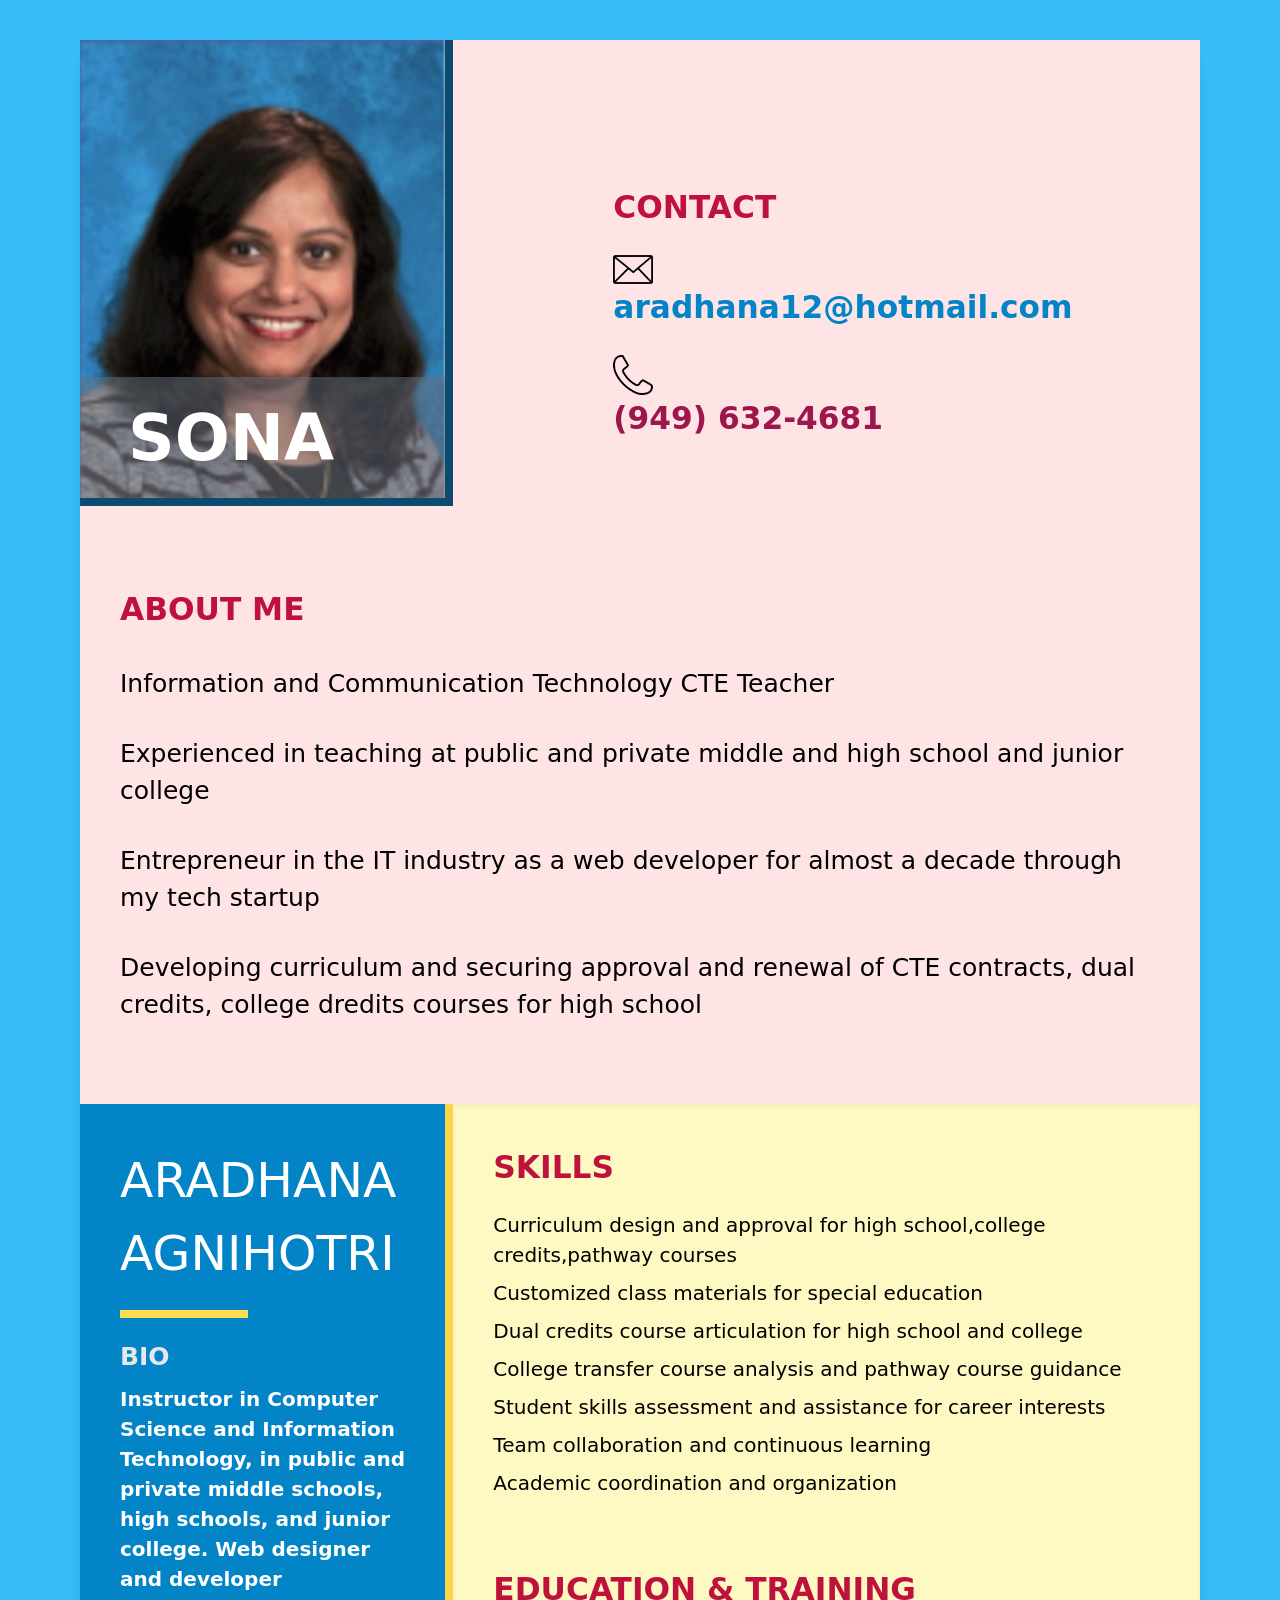
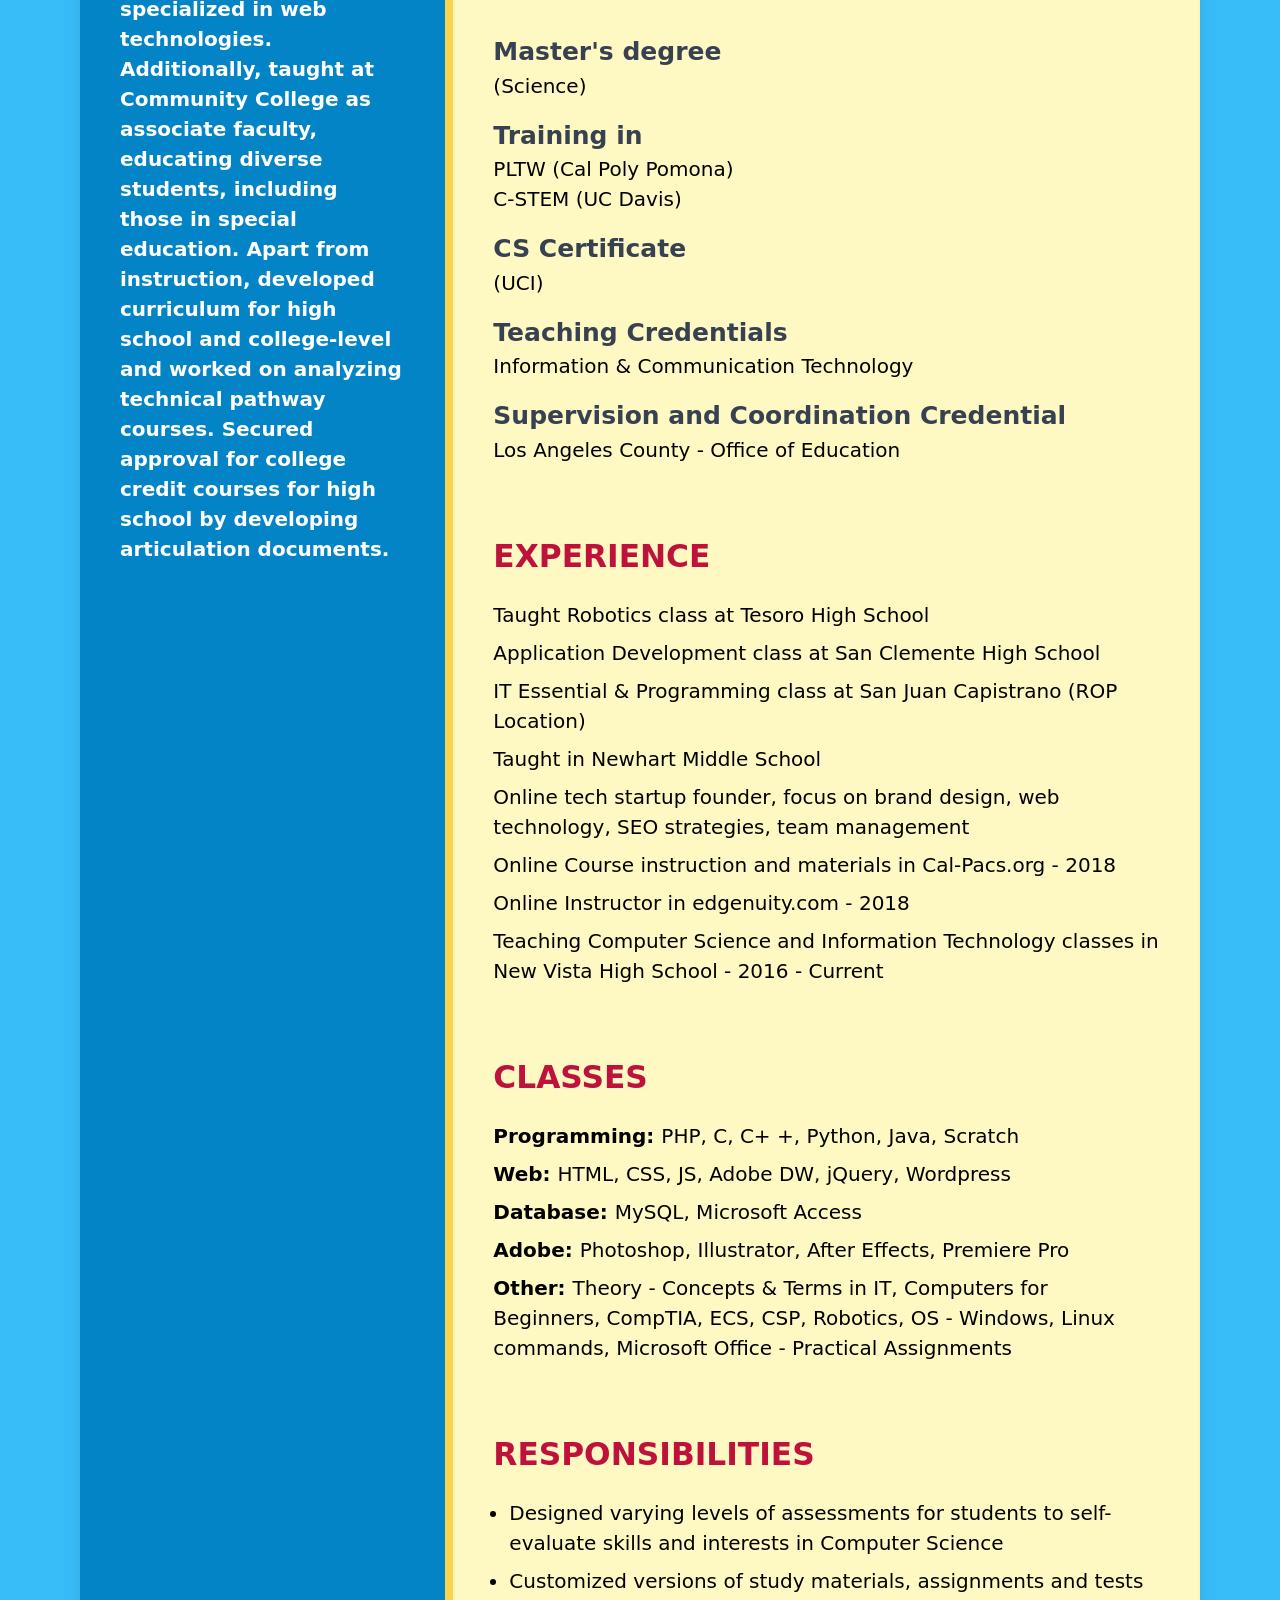
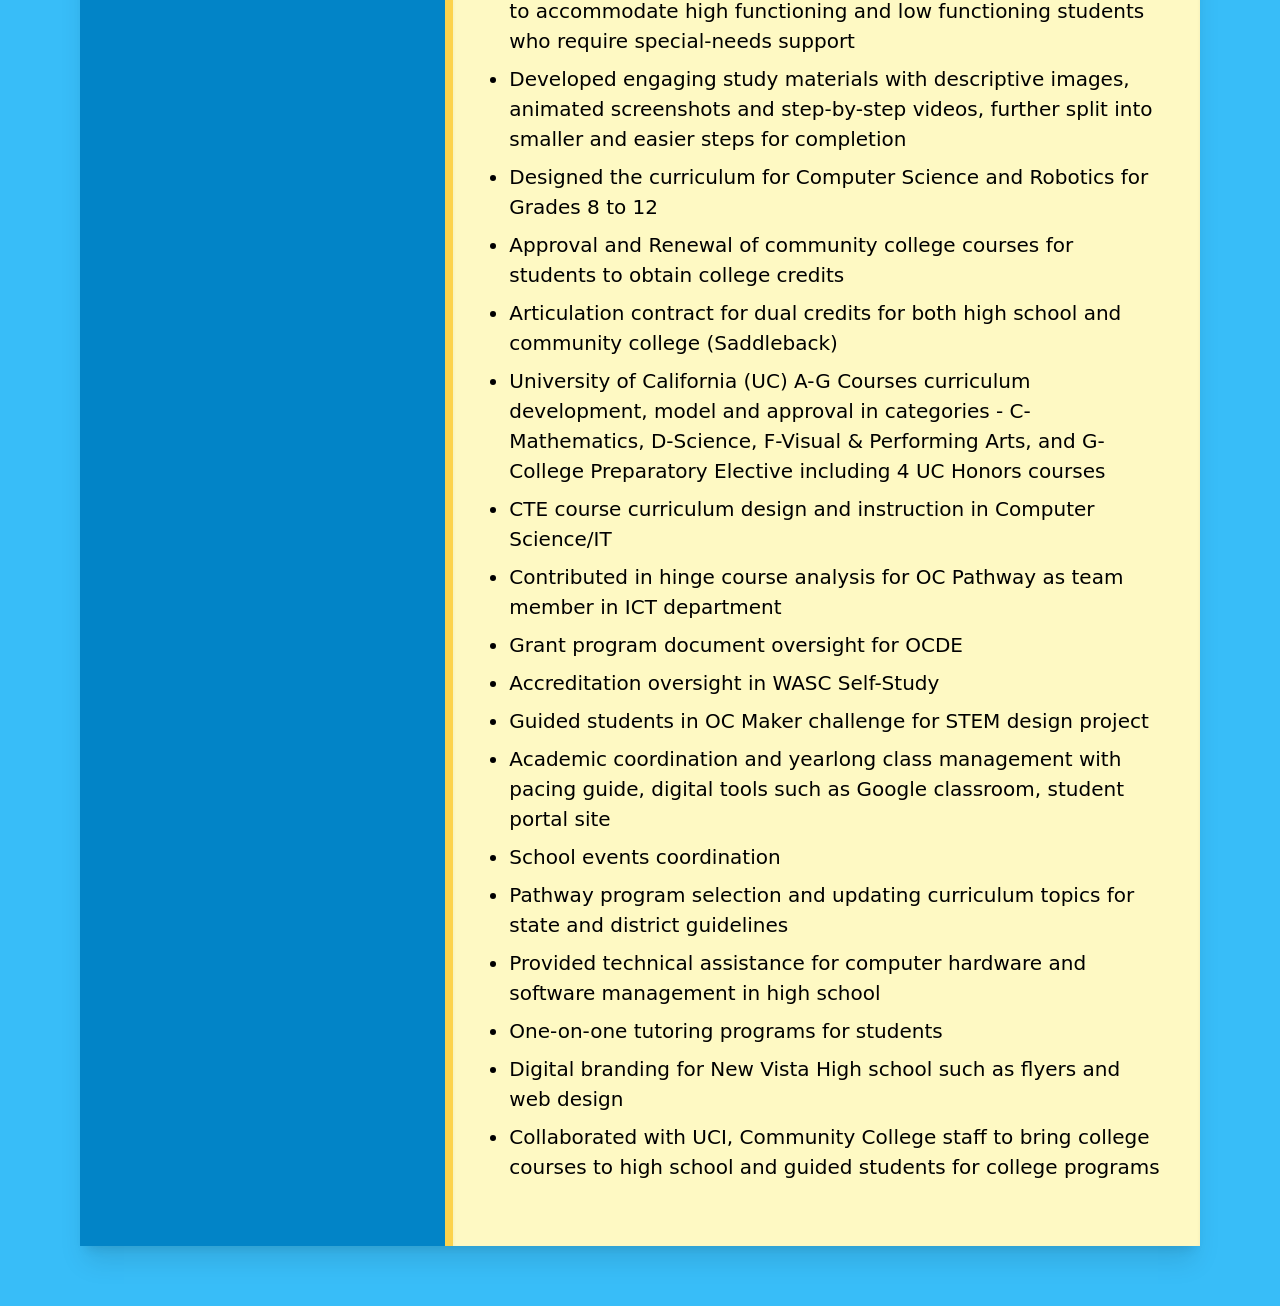
<file: index.html>
<!DOCTYPE html>
<html lang="en">

<head>
    <meta charset="UTF-8">
    <meta name="viewport" content="width=device-width, initial-scale=1.0">
    <title>Aradhana Agnihotri - About Me Page</title>

    <link rel="stylesheet" href="css/output.css">

</head>

<body>

    <!-- <div class="bg-sky-500 sm:bg-red-500 md:bg-purple-500 lg:bg-green-100 xl:bg-amber-400 2xl:bg-neutral-900  pt-4 sm:pt-8 md:pt-10 pb-6 sm:pb-2 md:pb-5 px-2 md:px-20 "> -->
    <div class="bg-sky-400  pt-1 md:pt-10 pb-2 md:pb-5 px-2 md:px-20 ">

        <div class="lg:container mx-auto shadow-xl ">

            <div class="block md:flex">

                <div class="w-full md:w-1/2 xl:w-1/3 flex justify-center border-b-8 2xl:border-b-0 md:border-r-8 border-sky-900 bg-sky-200">
                    <!--
                    <div style="" class="h-[380px]">
                        <img src="img/placeholder.png" class="h-full">                        
                    </div>          
                    -->
                    <!--<div class="w-[380px] relative">-->
                    <div class="relative">
                        <img src="img/r_thumbnail.png" alt="">
                        <div class="absolute bottom-0 sm:px-4 py-1 md:py-3 bg-gray-500/50 w-full">
                            <h1 class="text-white font-bold text-4xl sm:text-6xl md:text-5xl lg:text-6xl pl-8"> SONA </h1>
                            
                        </div>
                    </div>


                </div>

                <div class="w-full md:w-1/2 xl:w-1/3 bg-rose-100 md:hidden 2xl:block">
                    <div class="p-10 py-20 sm:py-16 md:py-20">
                        <h3 class="text-5xl md:text-3xl font-bold text-rose-700">ABOUT ME</h3>

                        <div>
                            <p class="pt-8 font-medium text-2xl sm:text-3xl md:text-xl">
                                Information and Communication Technology CTE Teacher
                            </p>
                            <p class="pt-8 font-medium text-2xl sm:text-3xl md:text-xl">
                                Experienced in teaching at public and private middle and high school and junior college
                            </p>
                            <p class="pt-8 font-medium text-2xl sm:text-3xl md:text-xl">
                                Entrepreneur in the IT industry as a
                                web developer for almost a decade
                                through my tech startup
                            </p>
                            <p class="pt-8 font-medium text-2xl sm:text-3xl md:text-xl">
                                Developing curriculum and securing approval and renewal of CTE contracts, dual credits, college dredits courses for high school
                            </p>
                        </div>
                    </div>
                </div>

                <div class="w-full md:w-1/2 xl:w-2/3 2xl:w-1/3 bg-rose-100">
                    <div class="px-10 py-10 sm:py-12 lg:py-16 lg:pt-36 lg:pl-24 xl:pl-40 2xl:pl-10 2xl:py-20">
                        <h3 class="text-5xl md:text-3xl font-bold text-rose-700">CONTACT</h3>
                        <div>
                            <p class="pt-6 font-semibold text-4xl md:text-3xl text-gray-800">
                                <a class="text-sky-600 hidden sm:block md:hidden xl:block" href="mailto:aradhana12@hotmail.com"> 
                                    <img src="img/mail.png" class="w-[40px]"> 
                                    aradhana12@hotmail.com
                                </a>
                                <a class="text-sky-600 font-semibold sm:hidden md:block xl:hidden text-4xl lg:text-3xl" href="mailto:aradhana12@hotmail.com"> 
                                    <img src="img/mail.png" class="w-[40px]"> 
                                    aradhana12
                                    <br>
                                    @hotmail.com
                                </a>
                            </p>
                            <p class="pt-6 font-semibold text-4xl lg:text-3xl text-gray-800">
                                <a class="text-pink-800" href="tel:9496324681">  <img src="img/phone.png" class="w-[40px]"> (949) 632-4681</a>
                            </p>
                        </div>
                    </div>
                </div>

            </div>

            <div class="w-full bg-rose-100 hidden md:block 2xl:hidden">
                <div class="px-10 sm:py-16 md:py-20">
                    <h3 class="text-5xl md:text-4xl lg:text-4xl xl:text-3xl font-bold text-rose-700">ABOUT ME</h3>

                    <div>
                        <p class="pt-8 font-medium text-2xl sm:text-3xl xl:text-2xl 2xl:text-xl">
                            Information and Communication Technology CTE Teacher
                        </p>
                        <p class="pt-8 font-medium text-2xl sm:text-3xl xl:text-2xl 2xl:text-xl">
                            Experienced in teaching at public and private middle and high school and junior college
                        </p>
                        <p class="pt-8 font-medium text-2xl sm:text-3xl xl:text-2xl 2xl:text-xl">
                            Entrepreneur in the IT industry as a
                            web developer for almost a decade
                            through my tech startup
                        </p>
                        <p class="pt-8 font-medium text-2xl sm:text-3xl xl:text-2xl 2xl:text-xl">
                            Developing curriculum and securing approval and renewal of CTE contracts, dual credits, college dredits courses for high school
                        </p>
                    </div>
                </div>
            </div>

            <div class="block xl:flex mb-10">

                <div class="w-full xl:w-1/3 bg-sky-600 border-b-8 xl:border-b-0 xl:border-r-8 border-amber-300	">
                    <div class=" p-10">
                        <div class="text-white font-medium text-4xl sm:text-5xl lg:text-4xl xl:text-5xl pb-5">
                            <div>
                                ARADHANA
                            </div>
                            <div>
                                AGNIHOTRI
                            </div>
                        </div>

                        <div>
                            <img src="img/line1.png">
                        </div>

                        <div class="pt-5">

                            <h4 class="text-2xl md:text-2xl md:text-3xl xl:text-2xl  font-bold text-gray-200">
                                BIO
                            </h4>

                            <p class="pt-2 text-2xl md:text-2xl xl:text-xl font-semibold text-white">
                                Instructor in Computer Science and Information Technology, in public and private middle
                                schools, high schools, and junior college. Web designer and developer specialized in web
                                technologies. Additionally, taught at Community College as associate faculty, educating
                                diverse students, including those in special education. Apart from instruction,
                                developed curriculum for high school and college-level and worked on analyzing technical
                                pathway courses. Secured approval for college credit courses for high school by
                                developing articulation documents.
                            </p>

                        </div>

                    </div>

                </div>

                <div class="w-full xl:w-2/3 bg-yellow-100 text-xl font-medium shadow-inner">

                    <div class="px-10 pt-20 xl:pt-10 pb-1 ">

                        <div>
                            <h3 class="text-5xl md:text-4xl xl:text-3xl font-bold text-rose-700 pb-5">SKILLS</h3>
                        </div>

                        <div class="space-y-6 sm:space-y-5 lg:space-y-2 text-2xl sm:text-2xl xl:text-xl">

                            <div>Curriculum design and approval for high school,college credits,pathway
                                courses </div>
                            <div>Customized class materials for special education</div>
                            <div>Dual credits course articulation for high school and college</div>
                            <div>College transfer course analysis and pathway course guidance</div>
                            <div>Student skills assessment and assistance for career interests</div>
                            <div>Team collaboration and continuous learning</div>
                            <div>Academic coordination and organization</div>


                        </div>
                    </div>






                    <div class="px-10 pt-16 pb-1">

                        <div class="">
                            <h3 class="text-5xl md:text-4xl xl:text-3xl font-bold text-rose-700 pb-5">EDUCATION & TRAINING</h3>
                        </div>

                        <div>

                            <h4 class="text-3xl sm:text-3xl xl:text-2xl font-bold text-gray-700 ">Master's degree</h4>
                            <p class="text-2xl sm:text-2xl xl:text-xl">(Science)</p>


                            <h4 class="text-3xl sm:text-3xl xl:text-2xl font-bold  text-gray-700 pt-4">Training in</h4>
                            <p class="text-2xl sm:text-2xl xl:text-xl">PLTW (Cal Poly Pomona)</p>
                            <p class="text-2xl sm:text-2xl xl:text-xl">C-STEM (UC Davis)</p>

                            <h4 class="text-3xl sm:text-3xl xl:text-2xl font-bold  text-gray-700 pt-4">CS Certificate</h4>
                            <p class="text-2xl sm:text-2xl xl:text-xl">(UCI)</p>

                            <h4 class="text-3xl sm:text-3xl xl:text-2xl font-bold  text-gray-700 pt-4">Teaching Credentials</h4>
                            <p class="text-2xl sm:text-2xl xl:text-xl">Information & Communication Technology</p>

                            <h4 class="text-3xl sm:text-3xl xl:text-2xl font-bold  text-gray-700 pt-4">Supervision and Coordination Credential</h4>
                            <p class="text-2xl sm:text-2xl xl:text-xl">Los Angeles County - Office of Education</p>


                        </div>

                    </div>






                    <div class="px-10 pt-16 pb-1">
                        
                        <h3 class="text-5xl md:text-4xl xl:text-3xl font-bold text-rose-700 pb-5">EXPERIENCE</h3>
                        
                        <ul class="space-y-6 sm:space-y-5 lg:space-y-2 text-2xl sm:text-2xl xl:text-xl">

                            <li>Taught Robotics class at Tesoro High School</li>
                            <li>Application Development class at San Clemente High School</li>
                            <li>IT Essential & Programming class at San Juan Capistrano (ROP Location)</li>
                            <li>Taught in Newhart Middle School</li>
                            <li>Online tech startup founder, focus on brand design, web technology, SEO strategies, team
                                management</li>
                            <li>Online Course instruction and materials in Cal-Pacs.org - 2018</li>
                            <li>Online Instructor in edgenuity.com - 2018</li>
                            <li>Teaching Computer Science and Information Technology classes in New Vista High School - 2016 - Current
                            </li>

                        </ul>
                    </div>



                    <div class="px-10 pt-16 pb-1">
                        <h3 class="text-5xl md:text-4xl xl:text-3xl font-bold text-rose-700 pb-5">CLASSES</h3>

                        <div class="space-y-6 sm:space-y-5 lg:space-y-2 text-2xl sm:text-2xl xl:text-xl">

                        <div>
                           <strong> Programming: </strong> PHP, C, C+ +, Python, Java, Scratch
                        </div>
                        <div>
                            <strong> Web: </strong> HTML, CSS, JS, Adobe DW, jQuery, Wordpress
                        </div>
                        <div>
                            <strong> Database: </strong> MySQL, Microsoft Access
                        </div>
                        <div>
                            <strong> Adobe: </strong> Photoshop, Illustrator, After Effects, Premiere Pro
                        </div>
                        <div>
                            <strong> Other: </strong>  Theory - Concepts & Terms in IT, Computers for Beginners, CompTIA, ECS, CSP,
                            Robotics, OS - Windows, Linux commands, Microsoft Office - Practical Assignments
                        </div>

                        </div>


                    </div>



                    <div class="px-10 pt-16 pb-20 sm:pb-16">
                        
                        <h3 class="text-2xl sm:text-5xl md:text-4xl xl:text-3xl font-bold text-rose-700 pb-5">RESPONSIBILITIES</h3>

                        
                        <ul class="list-disc ml-4 space-y-6 sm:space-y-5 lg:space-y-2 text-2xl sm:text-2xl xl:text-xl">
                            <li>Designed varying levels of assessments for students to self-evaluate skills and
                                interests in Computer Science</li>
                            <li>Customized versions of study materials, assignments and tests to accommodate high
                                functioning and low functioning students who require special-needs support</li>
                            <li>Developed engaging study materials with descriptive images, animated screenshots and
                                step-by-step videos, further split into smaller and easier steps for completion</li>
                            <li>Designed the curriculum for Computer Science and Robotics for Grades 8 to 12</li>
                            <li>Approval and Renewal of community college courses for students to obtain college credits
                            </li>
                            <li>Articulation contract for dual credits for both high school and community college
                                (Saddleback)</li>
                            <li>University of California (UC) A-G Courses curriculum development, model and approval in
                                categories - C-Mathematics, D-Science, F-Visual & Performing Arts, and G-College
                                Preparatory Elective including 4 UC Honors courses</li>
                            <li>CTE course curriculum design and instruction in Computer Science/IT</li>
                            <li>Contributed in hinge course analysis for OC Pathway as team member in ICT department
                            </li>
                            <li>Grant program document oversight for OCDE</li>
                            <li>Accreditation oversight in WASC Self-Study</li>
                            <li>Guided students in OC Maker challenge for STEM design project</li>
                            <li>Academic coordination and yearlong class management with pacing guide, digital tools
                                such as Google classroom, student portal site</li>
                            <li>School events coordination</li>
                            <li>Pathway program selection and updating curriculum topics for state and district
                                guidelines </li>
                            <li>Provided technical assistance for computer hardware and software management in high
                                school</li>
                            <li>One-on-one tutoring programs for students</li>
                            <li>Digital branding for New Vista High school such as flyers and web design</li>
                            <li>Collaborated with UCI, Community College staff to bring college courses to high school
                                and guided students for college programs</li>

                        </ul>
                    </div>


                </div>




            </div>






        </div>

    </div>

</body>

</html>
</file>
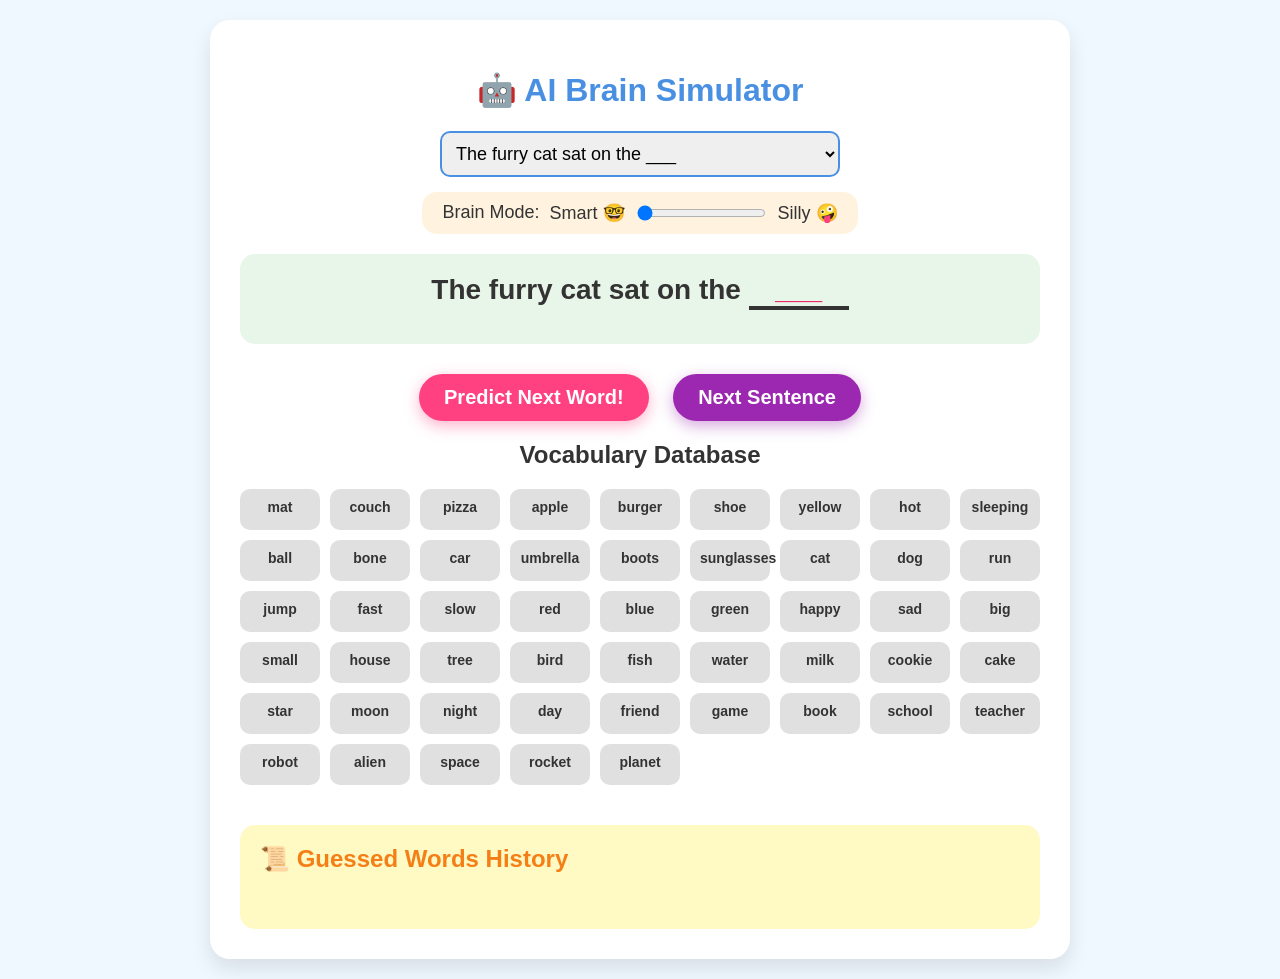
<file: ai_word_predictor/index.html>
<!DOCTYPE html>
<html lang="en">
<head>
    <meta charset="UTF-8">
    <meta name="viewport" content="width=device-width, initial-scale=1.0">
    <title>AI Word Predictor</title>
    <link rel="stylesheet" href="style.css">
</head>
<body>
    <div class="container">
        <h1>🤖 AI Brain Simulator</h1>
        
        <div class="controls">
            <select id="sentence-select">
                </select>
            
            <div class="slider-container">
                <label>Brain Mode:</label>
                <span>Smart 🤓</span>
                <input type="range" id="temperature-slider" min="1" max="10" value="1">
                <span>Silly 🤪</span>
            </div>
        </div>

        <div class="sentence-display" id="sentence-display">
            </div>

        <div class="actions">
            <button id="fill-btn" class="primary-btn">Predict Next Word!</button>
            <button id="next-btn" class="secondary-btn">Next Sentence</button>
        </div>

        <h2>Vocabulary Database</h2>
        <div class="word-grid" id="word-grid">
            </div>

        <div class="history-container">
            <h2>📜 Guessed Words History</h2>
            <ul id="history-list" class="history-list">
                </ul>
        </div>
    </div>
    <script src="script.js"></script>
</body>
</html>
</file>
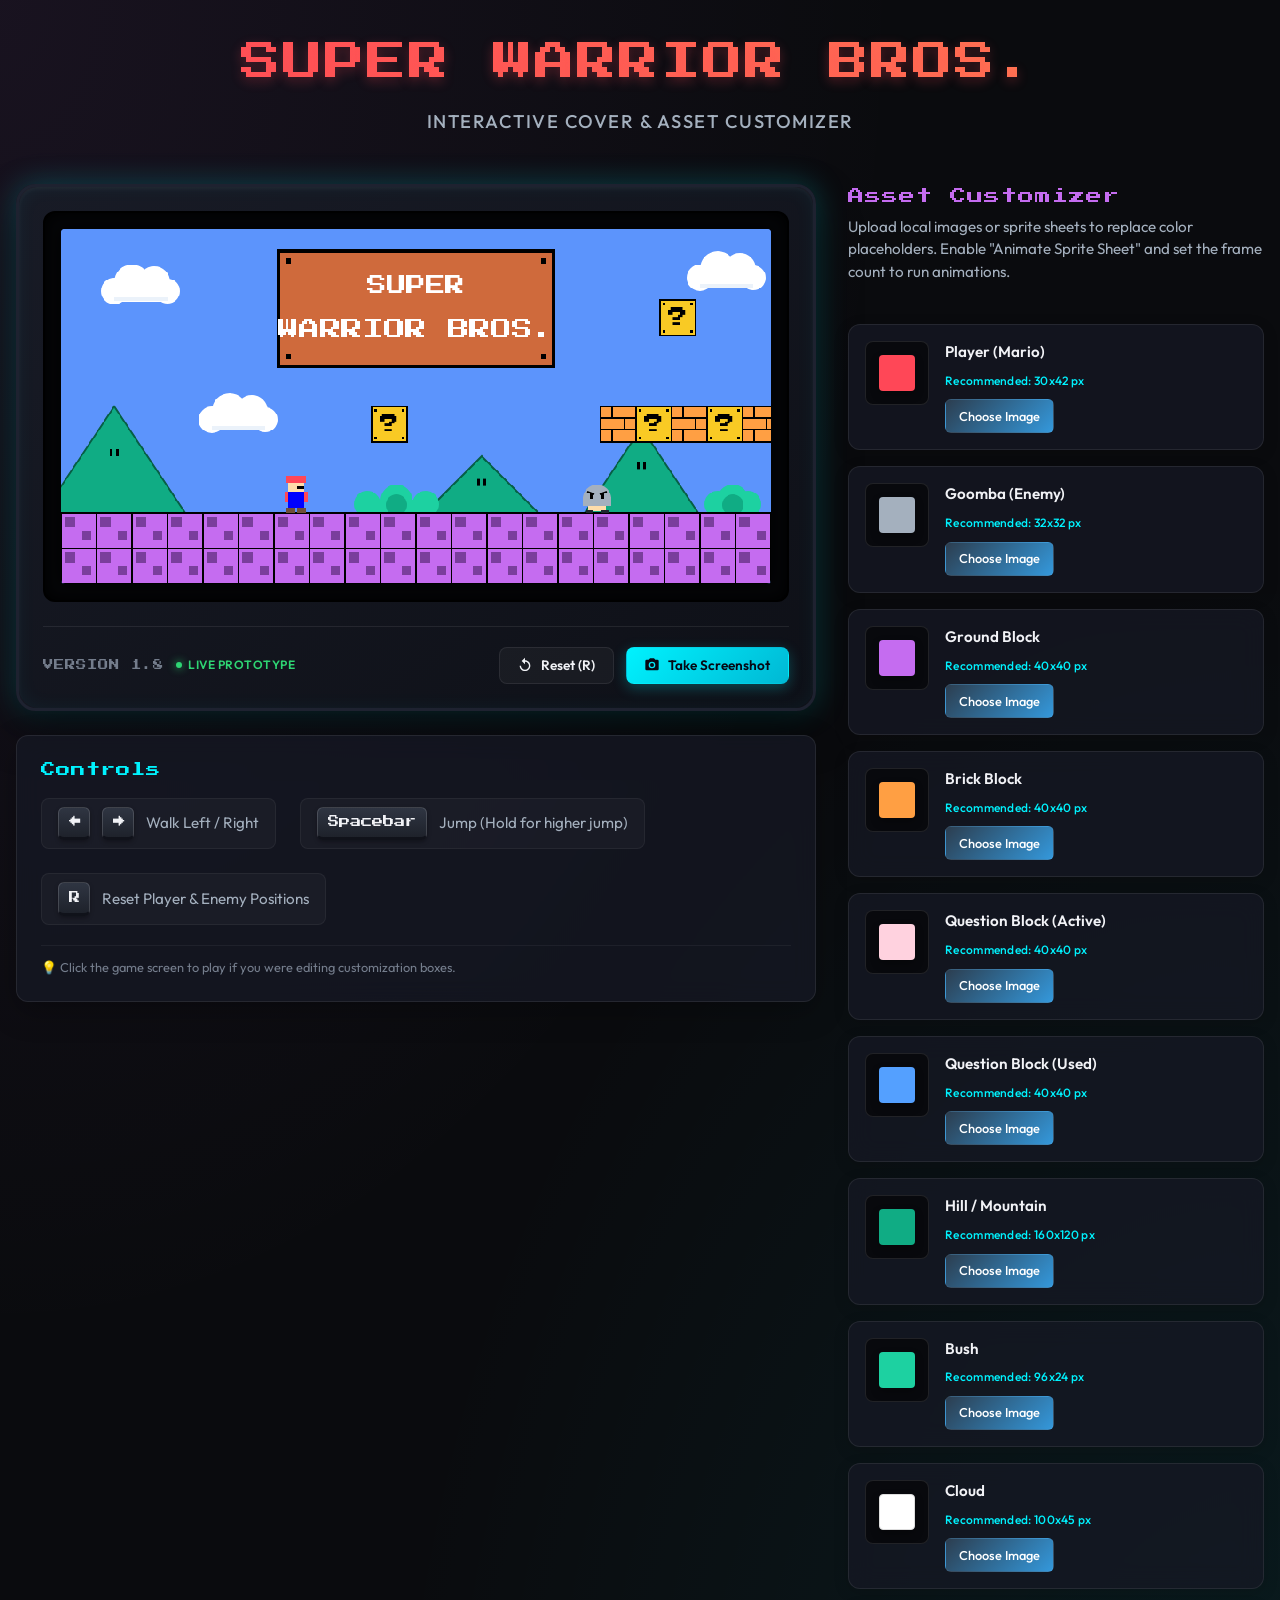
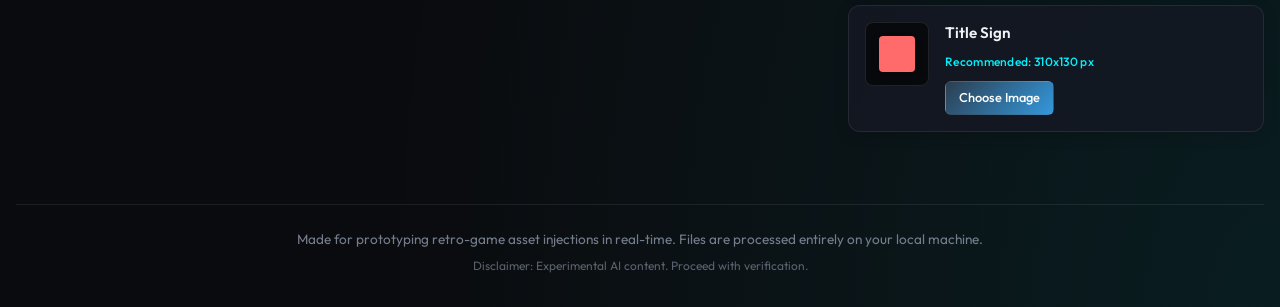
<file: game-asset-drop-test/index.html>
<!DOCTYPE html>
<html lang="en">
<head>
    <meta charset="UTF-8">
    <meta name="viewport" content="width=device-width, initial-scale=1.0">
    <title>Super Warrior Bros. - Interactive Cover Designer</title>
    <meta name="description" content="An interactive retro browser game prototype of the Super Warrior Bros cover. Control the player character and customize blocks, clouds, and enemies using local images instantly within your browser.">
    
    <!-- Google Fonts for retro & modern design -->
    <link rel="preconnect" href="https://fonts.googleapis.com">
    <link rel="preconnect" href="https://fonts.gstatic.com" crossorigin>
    <link href="https://fonts.googleapis.com/css2?family=Outfit:wght@300;400;500;600;700&family=Press+Start+2P&display=swap" rel="stylesheet">
    
    <!-- Link to styles -->
    <link rel="stylesheet" href="styles.css">
</head>
<body>
    <div class="app-container">
        <!-- Header Section -->
        <header class="game-header">
            <h1 class="game-title">SUPER WARRIOR BROS.</h1>
            <p class="game-subtitle">Interactive Cover &amp; Asset Customizer</p>
        </header>

        <!-- Main Content Area -->
        <main class="game-main">
            <!-- Left Panel: Game Screen and Controls -->
            <section class="game-view-container">
                <div class="arcade-cabinet">
                    <div class="arcade-screen-bezel">
                        <canvas id="gameCanvas" width="800" height="400"></canvas>
                        <div id="screenFlash" class="screen-flash"></div>
                    </div>

                    <!-- Arcade Cabinet Control Panel -->
                    <div class="arcade-control-panel">
                        <div class="arcade-details">
                            <span class="cabinet-brand">VERSION 1.8</span>
                            <span class="cabinet-status"><span class="status-dot"></span> LIVE PROTOTYPE</span>
                        </div>
                        <div class="cabinet-actions">
                            <button id="btnReset" class="btn-cabinet secondary" title="Reset Scene (R)">
                                <svg xmlns="http://www.w3.org/2000/svg" viewBox="0 0 24 24" width="16" height="16" fill="currentColor">
                                    <path d="M12 5V1L7 6l5 5V7c3.31 0 6 2.69 6 6s-2.69 6-6 6-6-2.69-6-6H4c0 4.42 3.58 8 8 8s8-3.58 8-8-3.58-8-8-8z"/>
                                </svg>
                                <span>Reset (R)</span>
                            </button>
                            <button id="btnScreenshot" class="btn-cabinet primary" title="Download Screenshot">
                                <svg xmlns="http://www.w3.org/2000/svg" viewBox="0 0 24 24" width="16" height="16" fill="currentColor">
                                    <path d="M4 4h3l2-2h6l2 2h3a2 2 0 0 1 2 2v12a2 2 0 0 1-2 2H4a2 2 0 0 1-2-2V6a2 2 0 0 1 2-2zm8 3a5 5 0 1 0 0 10 5 5 0 0 0 0-10zm0 2a3 3 0 1 1 0 6 3 3 0 0 1 0-6z"/>
                                </svg>
                                <span>Take Screenshot</span>
                            </button>
                        </div>
                    </div>
                </div>

                <!-- Controls & How To Play -->
                <div class="info-card controls-card">
                    <h2 class="section-title">Controls</h2>
                    <div class="controls-list">
                        <div class="control-item">
                            <kbd>←</kbd> <kbd>→</kbd>
                            <span>Walk Left / Right</span>
                        </div>
                        <div class="control-item">
                            <kbd>Spacebar</kbd>
                            <span>Jump (Hold for higher jump)</span>
                        </div>
                        <div class="control-item">
                            <kbd>R</kbd>
                            <span>Reset Player &amp; Enemy Positions</span>
                        </div>
                    </div>
                    <p class="controls-hint">💡 Click the game screen to play if you were editing customization boxes.</p>
                </div>
            </section>

            <!-- Right Panel: Asset Customizer -->
            <section class="customizer-container">
                <div class="section-header">
                    <h2 class="section-title">Asset Customizer</h2>
                    <p class="section-desc">Upload local images or sprite sheets to replace color placeholders. Enable "Animate Sprite Sheet" and set the frame count to run animations.</p>
                </div>

                <div class="customizer-grid" id="customizerGrid">
                    <!-- Asset Card 1: Player (Mario) -->
                    <div class="asset-card" data-asset="player">
                        <div class="card-preview-area">
                            <div class="color-swatch" style="background-color: #ff4757;"></div>
                            <img class="img-preview hidden" alt="Player Preview">
                        </div>
                        <div class="card-info">
                            <div class="card-header-row">
                                <span class="asset-name">Player (Mario)</span>
                            </div>
                            <p class="asset-description"><span class="rec-res">Recommended: 30x42 px</span></p>
                            <div class="file-input-wrapper">
                                <label class="btn-upload" for="input-player">Choose Image</label>
                                <input type="file" id="input-player" accept="image/*" class="file-input">
                                <button class="btn-reset hidden" title="Reset to default">Reset</button>
                            </div>
                            
                            <!-- Sprite Sheet Animation Settings -->
                            <div class="anim-settings-panel hidden">
                                <label class="anim-checkbox-label">
                                    <input type="checkbox" class="anim-toggle">
                                    <span>Animate Sprite Sheet</span>
                                </label>
                                <div class="anim-inputs-row hidden">
                                    <div class="anim-input-group">
                                        <label>Frames</label>
                                        <input type="number" class="anim-frames" value="4" min="1" max="100">
                                    </div>
                                    <div class="anim-input-group">
                                        <label>FPS</label>
                                        <input type="number" class="anim-fps" value="8" min="1" max="60">
                                    </div>
                                </div>
                            </div>
                        </div>
                    </div>

                    <!-- Asset Card 2: Goomba (Enemy) -->
                    <div class="asset-card" data-asset="goomba">
                        <div class="card-preview-area">
                            <div class="color-swatch" style="background-color: #a4b0be;"></div>
                            <img class="img-preview hidden" alt="Goomba Preview">
                        </div>
                        <div class="card-info">
                            <div class="card-header-row">
                                <span class="asset-name">Goomba (Enemy)</span>
                            </div>
                            <p class="asset-description"><span class="rec-res">Recommended: 32x32 px</span></p>
                            <div class="file-input-wrapper">
                                <label class="btn-upload" for="input-goomba">Choose Image</label>
                                <input type="file" id="input-goomba" accept="image/*" class="file-input">
                                <button class="btn-reset hidden" title="Reset to default">Reset</button>
                            </div>
                            
                            <!-- Sprite Sheet Animation Settings -->
                            <div class="anim-settings-panel hidden">
                                <label class="anim-checkbox-label">
                                    <input type="checkbox" class="anim-toggle">
                                    <span>Animate Sprite Sheet</span>
                                </label>
                                <div class="anim-inputs-row hidden">
                                    <div class="anim-input-group">
                                        <label>Frames</label>
                                        <input type="number" class="anim-frames" value="2" min="1" max="100">
                                    </div>
                                    <div class="anim-input-group">
                                        <label>FPS</label>
                                        <input type="number" class="anim-fps" value="6" min="1" max="60">
                                    </div>
                                </div>
                            </div>
                        </div>
                    </div>

                    <!-- Asset Card 3: Ground Block -->
                    <div class="asset-card" data-asset="ground">
                        <div class="card-preview-area">
                            <div class="color-swatch" style="background-color: #c56cf0;"></div>
                            <img class="img-preview hidden" alt="Ground Preview">
                        </div>
                        <div class="card-info">
                            <div class="card-header-row">
                                <span class="asset-name">Ground Block</span>
                            </div>
                            <p class="asset-description"><span class="rec-res">Recommended: 40x40 px</span></p>
                            <div class="file-input-wrapper">
                                <label class="btn-upload" for="input-ground">Choose Image</label>
                                <input type="file" id="input-ground" accept="image/*" class="file-input">
                                <button class="btn-reset hidden" title="Reset to default">Reset</button>
                            </div>
                            
                            <!-- Sprite Sheet Animation Settings -->
                            <div class="anim-settings-panel hidden">
                                <label class="anim-checkbox-label">
                                    <input type="checkbox" class="anim-toggle">
                                    <span>Animate Sprite Sheet</span>
                                </label>
                                <div class="anim-inputs-row hidden">
                                    <div class="anim-input-group">
                                        <label>Frames</label>
                                        <input type="number" class="anim-frames" value="3" min="1" max="100">
                                    </div>
                                    <div class="anim-input-group">
                                        <label>FPS</label>
                                        <input type="number" class="anim-fps" value="6" min="1" max="60">
                                    </div>
                                </div>
                            </div>
                        </div>
                    </div>

                    <!-- Asset Card 4: Brick Block -->
                    <div class="asset-card" data-asset="brick">
                        <div class="card-preview-area">
                            <div class="color-swatch" style="background-color: #ff9f43;"></div>
                            <img class="img-preview hidden" alt="Brick Preview">
                        </div>
                        <div class="card-info">
                            <div class="card-header-row">
                                <span class="asset-name">Brick Block</span>
                            </div>
                            <p class="asset-description"><span class="rec-res">Recommended: 40x40 px</span></p>
                            <div class="file-input-wrapper">
                                <label class="btn-upload" for="input-brick">Choose Image</label>
                                <input type="file" id="input-brick" accept="image/*" class="file-input">
                                <button class="btn-reset hidden" title="Reset to default">Reset</button>
                            </div>
                            
                            <!-- Sprite Sheet Animation Settings -->
                            <div class="anim-settings-panel hidden">
                                <label class="anim-checkbox-label">
                                    <input type="checkbox" class="anim-toggle">
                                    <span>Animate Sprite Sheet</span>
                                </label>
                                <div class="anim-inputs-row hidden">
                                    <div class="anim-input-group">
                                        <label>Frames</label>
                                        <input type="number" class="anim-frames" value="3" min="1" max="100">
                                    </div>
                                    <div class="anim-input-group">
                                        <label>FPS</label>
                                        <input type="number" class="anim-fps" value="6" min="1" max="60">
                                    </div>
                                </div>
                            </div>
                        </div>
                    </div>

                    <!-- Asset Card 5: Question Block -->
                    <div class="asset-card" data-asset="question">
                        <div class="card-preview-area">
                            <div class="color-swatch" style="background-color: #ffd2df;"></div>
                            <img class="img-preview hidden" alt="Question Block Preview">
                        </div>
                        <div class="card-info">
                            <div class="card-header-row">
                                <span class="asset-name">Question Block (Active)</span>
                            </div>
                            <p class="asset-description"><span class="rec-res">Recommended: 40x40 px</span></p>
                            <div class="file-input-wrapper">
                                <label class="btn-upload" for="input-question">Choose Image</label>
                                <input type="file" id="input-question" accept="image/*" class="file-input">
                                <button class="btn-reset hidden" title="Reset to default">Reset</button>
                            </div>
                            
                            <!-- Sprite Sheet Animation Settings -->
                            <div class="anim-settings-panel hidden">
                                <label class="anim-checkbox-label">
                                    <input type="checkbox" class="anim-toggle">
                                    <span>Animate Sprite Sheet</span>
                                </label>
                                <div class="anim-inputs-row hidden">
                                    <div class="anim-input-group">
                                        <label>Frames</label>
                                        <input type="number" class="anim-frames" value="4" min="1" max="100">
                                    </div>
                                    <div class="anim-input-group">
                                        <label>FPS</label>
                                        <input type="number" class="anim-fps" value="8" min="1" max="60">
                                    </div>
                                </div>
                            </div>
                        </div>
                    </div>

                    <!-- Asset Card 6: Question Block (Used) -->
                    <div class="asset-card" data-asset="question_used">
                        <div class="card-preview-area">
                            <div class="color-swatch" style="background-color: #54a0ff;"></div>
                            <img class="img-preview hidden" alt="Used Block Preview">
                        </div>
                        <div class="card-info">
                            <div class="card-header-row">
                                <span class="asset-name">Question Block (Used)</span>
                            </div>
                            <p class="asset-description"><span class="rec-res">Recommended: 40x40 px</span></p>
                            <div class="file-input-wrapper">
                                <label class="btn-upload" for="input-question_used">Choose Image</label>
                                <input type="file" id="input-question_used" accept="image/*" class="file-input">
                                <button class="btn-reset hidden" title="Reset to default">Reset</button>
                            </div>
                            
                            <!-- Sprite Sheet Animation Settings -->
                            <div class="anim-settings-panel hidden">
                                <label class="anim-checkbox-label">
                                    <input type="checkbox" class="anim-toggle">
                                    <span>Animate Sprite Sheet</span>
                                </label>
                                <div class="anim-inputs-row hidden">
                                    <div class="anim-input-group">
                                        <label>Frames</label>
                                        <input type="number" class="anim-frames" value="1" min="1" max="100">
                                    </div>
                                    <div class="anim-input-group">
                                        <label>FPS</label>
                                        <input type="number" class="anim-fps" value="1" min="1" max="60">
                                    </div>
                                </div>
                            </div>
                        </div>
                    </div>

                    <!-- Asset Card 7: Hill / Mountain -->
                    <div class="asset-card" data-asset="hill">
                        <div class="card-preview-area">
                            <div class="color-swatch" style="background-color: #10ac84;"></div>
                            <img class="img-preview hidden" alt="Hill Preview">
                        </div>
                        <div class="card-info">
                            <div class="card-header-row">
                                <span class="asset-name">Hill / Mountain</span>
                            </div>
                            <p class="asset-description"><span class="rec-res">Recommended: 160x120 px</span></p>
                            <div class="file-input-wrapper">
                                <label class="btn-upload" for="input-hill">Choose Image</label>
                                <input type="file" id="input-hill" accept="image/*" class="file-input">
                                <button class="btn-reset hidden" title="Reset to default">Reset</button>
                            </div>
                            
                            <!-- Sprite Sheet Animation Settings -->
                            <div class="anim-settings-panel hidden">
                                <label class="anim-checkbox-label">
                                    <input type="checkbox" class="anim-toggle">
                                    <span>Animate Sprite Sheet</span>
                                </label>
                                <div class="anim-inputs-row hidden">
                                    <div class="anim-input-group">
                                        <label>Frames</label>
                                        <input type="number" class="anim-frames" value="1" min="1" max="100">
                                    </div>
                                    <div class="anim-input-group">
                                        <label>FPS</label>
                                        <input type="number" class="anim-fps" value="1" min="1" max="60">
                                    </div>
                                </div>
                            </div>
                        </div>
                    </div>

                    <!-- Asset Card 8: Bush -->
                    <div class="asset-card" data-asset="bush">
                        <div class="card-preview-area">
                            <div class="color-swatch" style="background-color: #1dd1a1;"></div>
                            <img class="img-preview hidden" alt="Bush Preview">
                        </div>
                        <div class="card-info">
                            <div class="card-header-row">
                                <span class="asset-name">Bush</span>
                            </div>
                            <p class="asset-description"><span class="rec-res">Recommended: 96x24 px</span></p>
                            <div class="file-input-wrapper">
                                <label class="btn-upload" for="input-bush">Choose Image</label>
                                <input type="file" id="input-bush" accept="image/*" class="file-input">
                                <button class="btn-reset hidden" title="Reset to default">Reset</button>
                            </div>
                            
                            <!-- Sprite Sheet Animation Settings -->
                            <div class="anim-settings-panel hidden">
                                <label class="anim-checkbox-label">
                                    <input type="checkbox" class="anim-toggle">
                                    <span>Animate Sprite Sheet</span>
                                </label>
                                <div class="anim-inputs-row hidden">
                                    <div class="anim-input-group">
                                        <label>Frames</label>
                                        <input type="number" class="anim-frames" value="1" min="1" max="100">
                                    </div>
                                    <div class="anim-input-group">
                                        <label>FPS</label>
                                        <input type="number" class="anim-fps" value="1" min="1" max="60">
                                    </div>
                                </div>
                            </div>
                        </div>
                    </div>

                    <!-- Asset Card 9: Cloud -->
                    <div class="asset-card" data-asset="cloud">
                        <div class="card-preview-area">
                            <div class="color-swatch" style="background-color: #ffffff; border: 1px solid #ddd;"></div>
                            <img class="img-preview hidden" alt="Cloud Preview">
                        </div>
                        <div class="card-info">
                            <div class="card-header-row">
                                <span class="asset-name">Cloud</span>
                            </div>
                            <p class="asset-description"><span class="rec-res">Recommended: 100x45 px</span></p>
                            <div class="file-input-wrapper">
                                <label class="btn-upload" for="input-cloud">Choose Image</label>
                                <input type="file" id="input-cloud" accept="image/*" class="file-input">
                                <button class="btn-reset hidden" title="Reset to default">Reset</button>
                            </div>
                            
                            <!-- Sprite Sheet Animation Settings -->
                            <div class="anim-settings-panel hidden">
                                <label class="anim-checkbox-label">
                                    <input type="checkbox" class="anim-toggle">
                                    <span>Animate Sprite Sheet</span>
                                </label>
                                <div class="anim-inputs-row hidden">
                                    <div class="anim-input-group">
                                        <label>Frames</label>
                                        <input type="number" class="anim-frames" value="1" min="1" max="100">
                                    </div>
                                    <div class="anim-input-group">
                                        <label>FPS</label>
                                        <input type="number" class="anim-fps" value="1" min="1" max="60">
                                    </div>
                                </div>
                            </div>
                        </div>
                    </div>

                    <!-- Asset Card 10: Title Sign -->
                    <div class="asset-card" data-asset="title_sign">
                        <div class="card-preview-area">
                            <div class="color-swatch" style="background-color: #ff6b6b;"></div>
                            <img class="img-preview hidden" alt="Title Sign Preview">
                        </div>
                        <div class="card-info">
                            <div class="card-header-row">
                                <span class="asset-name">Title Sign</span>
                            </div>
                            <p class="asset-description"><span class="rec-res">Recommended: 310x130 px</span></p>
                            <div class="file-input-wrapper">
                                <label class="btn-upload" for="input-title_sign">Choose Image</label>
                                <input type="file" id="input-title_sign" accept="image/*" class="file-input">
                                <button class="btn-reset hidden" title="Reset to default">Reset</button>
                            </div>
                            
                            <!-- Sprite Sheet Animation Settings -->
                            <div class="anim-settings-panel hidden">
                                <label class="anim-checkbox-label">
                                    <input type="checkbox" class="anim-toggle">
                                    <span>Animate Sprite Sheet</span>
                                </label>
                                <div class="anim-inputs-row hidden">
                                    <div class="anim-input-group">
                                        <label>Frames</label>
                                        <input type="number" class="anim-frames" value="1" min="1" max="100">
                                    </div>
                                    <div class="anim-input-group">
                                        <label>FPS</label>
                                        <input type="number" class="anim-fps" value="1" min="1" max="60">
                                    </div>
                                </div>
                            </div>
                        </div>
                    </div>
                </div>
            </section>
        </main>

        <!-- Footer -->
        <footer class="app-footer">
            <p>Made for prototyping retro-game asset injections in real-time. Files are processed entirely on your local machine.</p>
            <p class="disclaimer-text">Disclaimer: Experimental AI content. Proceed with verification.</p>
        </footer>
    </div>

    <!-- Toast Notification Container -->
    <div id="toastContainer" class="toast-container"></div>

    <!-- Script loading -->
    <script src="app.js?v=1.8"></script>
</body>
</html>
</file>
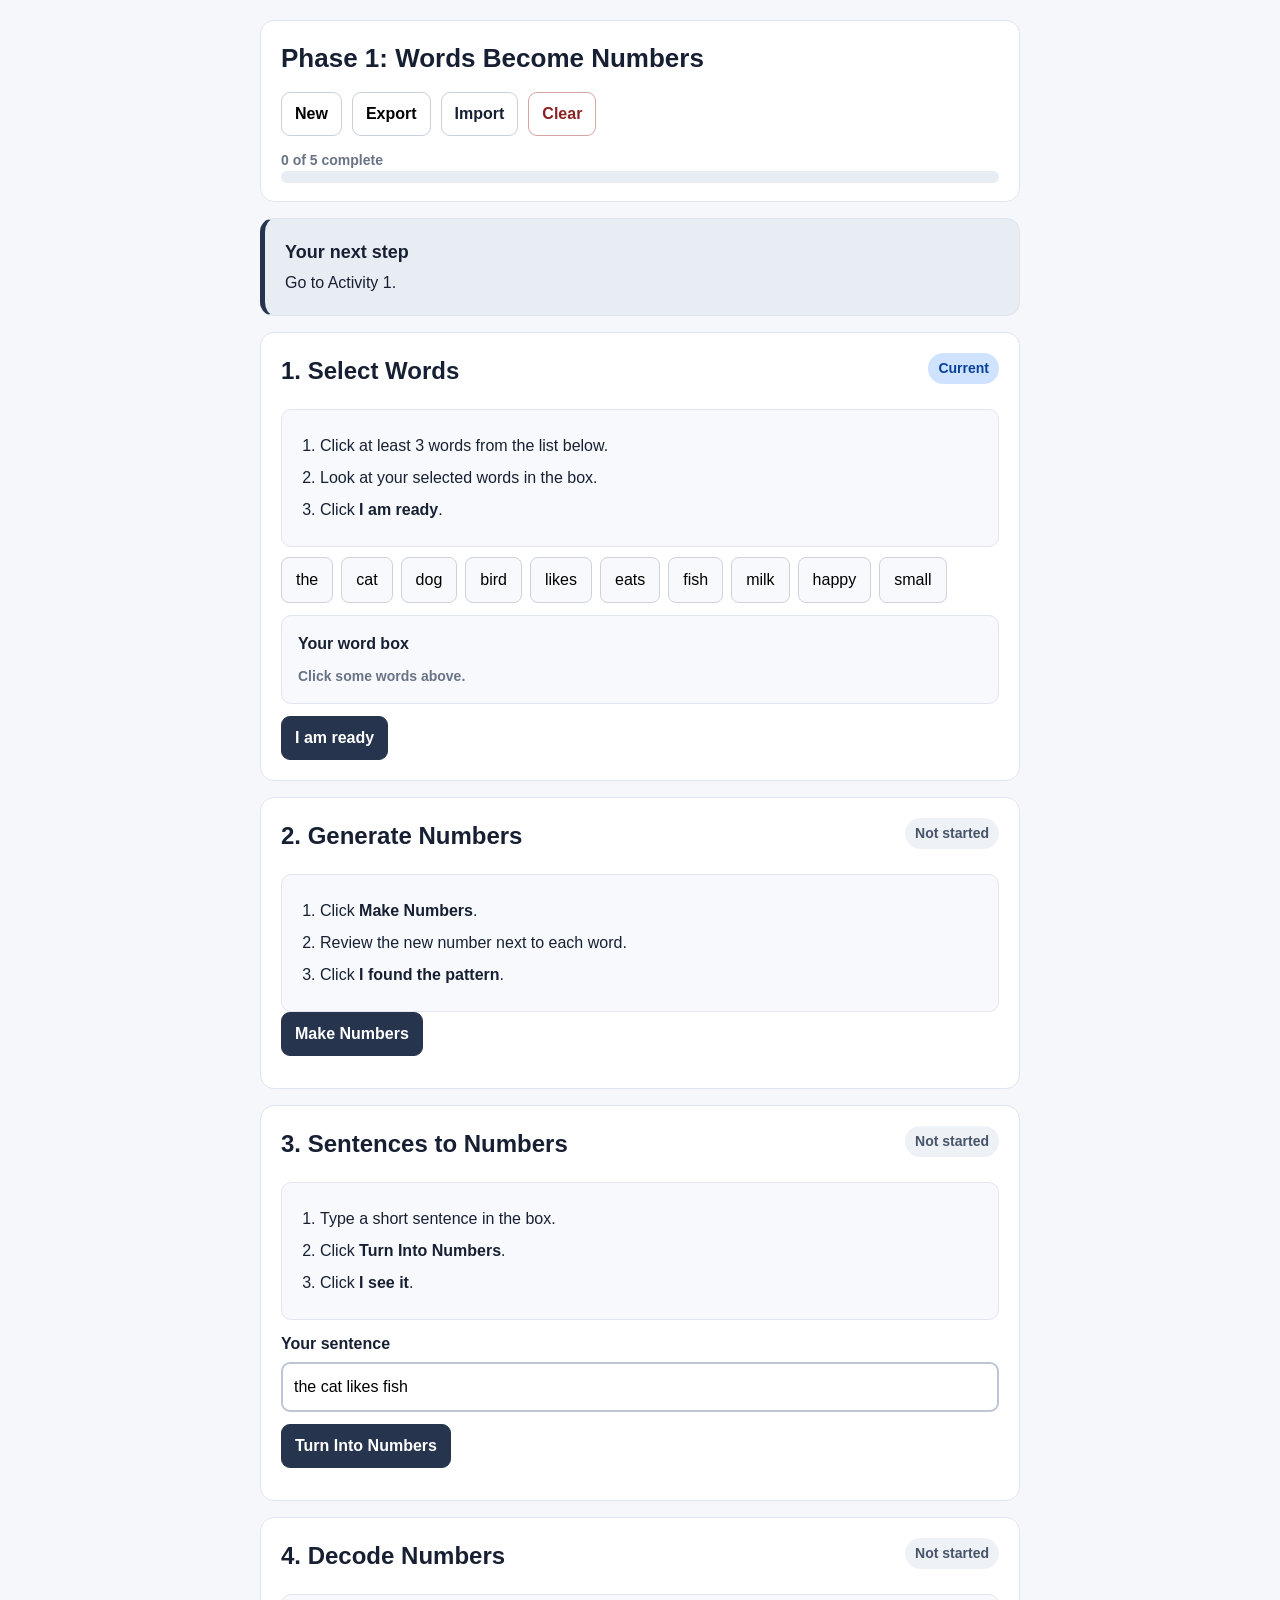
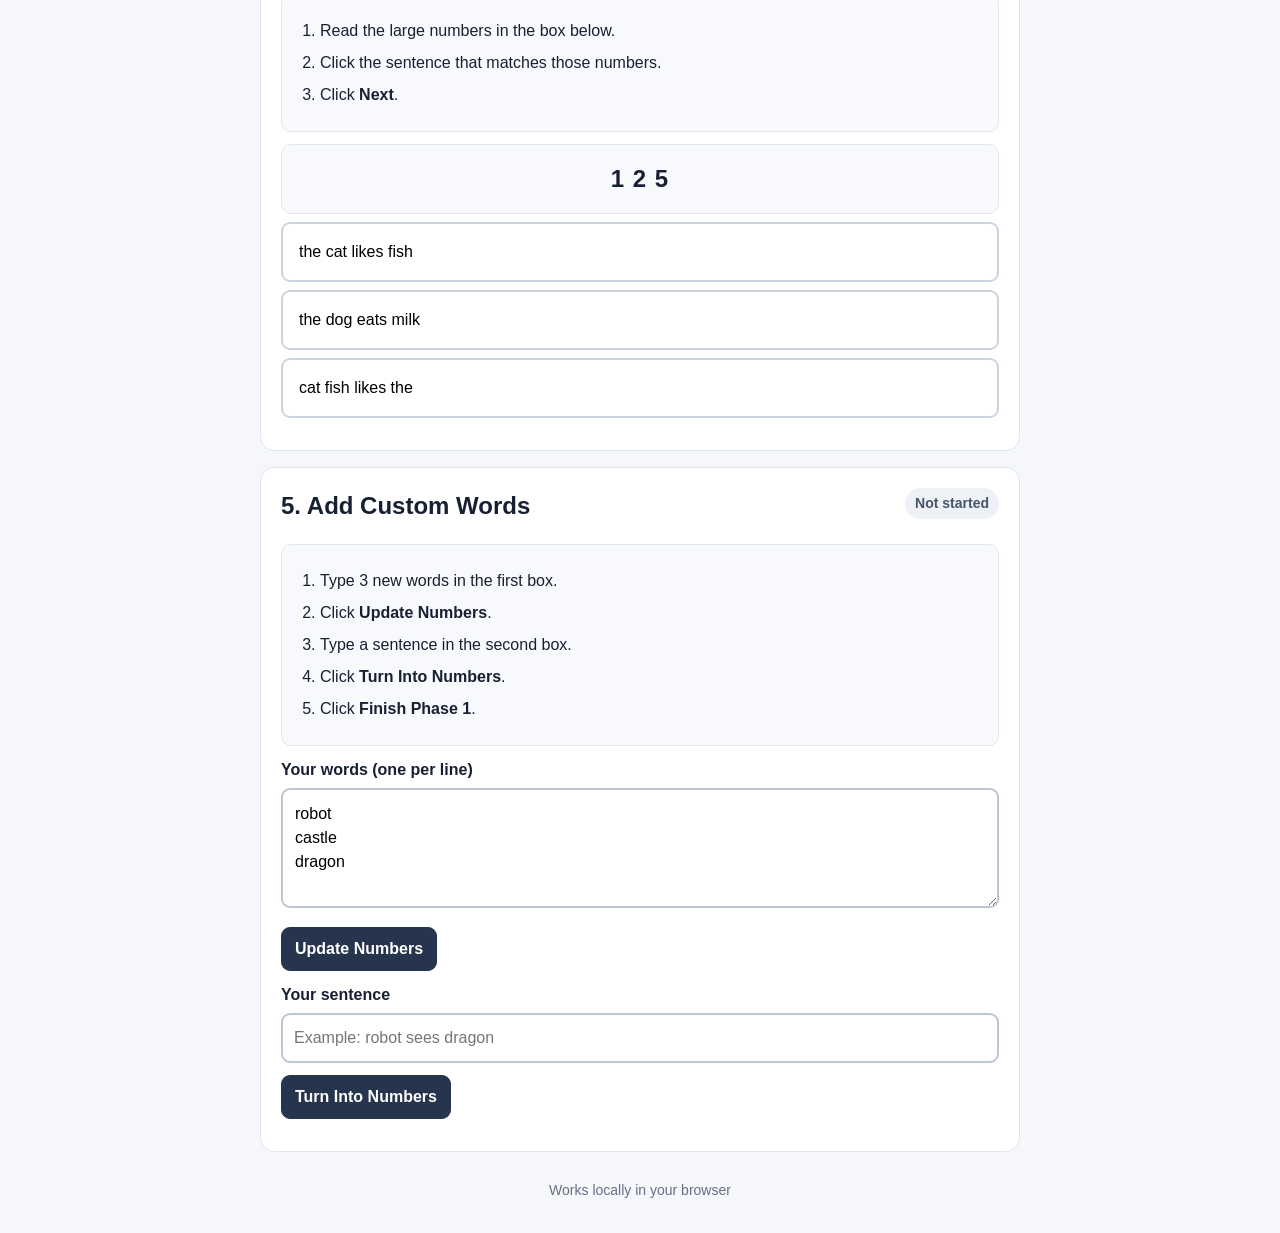
<file: ai-tokens/tokens-phase-1.html>
<!doctype html>
<html lang="en">
<head>
<meta charset="utf-8">
<meta name="viewport" content="width=device-width,initial-scale=1">
<title>Mini Language Model Lab - Phase 1</title>
<style>
*{box-sizing:border-box}
body{margin:0;font-family:Arial,Helvetica,sans-serif;background:#f5f7fb;color:#172033;line-height:1.5;font-size:16px}
button,input,textarea{font:inherit}
button{cursor:pointer}
.app{max-width:800px;margin:0 auto;padding:20px}
header{background:white;border:1px solid #dfe5ef;border-radius:14px;padding:18px 20px;margin-bottom:16px}
h1,h2,h3{margin-top:0}
h1{font-size:26px;margin-bottom:4px}
.subtitle{margin:0;color:#5b6577}
.topbar{display:flex;gap:10px;flex-wrap:wrap;margin-top:14px}
.btn{border:1px solid #c8d0dd;background:white;border-radius:9px;padding:9px 13px;font-weight:bold;font-size:16px}
.btn.primary{background:#26354d;color:white;border-color:#26354d}
.btn.danger{border-color:#d6a4a4;color:#8a2222}
.progress{margin-top:14px}
.progressbar{height:12px;background:#e8ecf3;border-radius:99px;overflow:hidden}
.progressfill{height:100%;width:0;background:#26354d;transition:width .25s}
main{display:grid;grid-template-columns:1fr;gap:16px}
.card{background:white;border:1px solid #dfe5ef;border-radius:14px;padding:20px;margin-bottom:16px;transition:opacity 0.3s}
.next{border-left:5px solid #26354d; background:#e8ecf3}
.next strong{display:block;font-size:18px;margin-bottom:5px}
.step-title{display:flex;justify-content:space-between;align-items:flex-start;gap:10px}
.badge{font-size:14px;padding:5px 10px;border-radius:99px;background:#eef1f6;color:#47546a;white-space:nowrap;font-weight:bold;transition:all 0.3s}
.badge.active-badge{background:#cfe2ff;color:#084298}
.badge.complete-badge{background:#d1e7dd;color:#0f5132}
.instructions{background:#f8f9fc;border:1px solid #e2e6ee;border-radius:10px;padding:16px;font-size:16px}
.instructions ol{margin:8px 0 0;padding-left:22px}
.instructions li{margin-bottom:8px}
textarea{width:100%;min-height:120px;resize:vertical;border:2px solid #bcc6d5;border-radius:9px;padding:12px;background:#fff;font-size:16px}
input{width:100%;border:2px solid #bcc6d5;border-radius:9px;padding:11px;font-size:16px}
.label{font-weight:700;margin:12px 0 6px;display:block}
.row{display:flex;gap:9px;flex-wrap:wrap;margin-top:12px}
.word-list{display:flex;flex-wrap:wrap;gap:8px;margin-top:10px}
.word{padding:10px 14px;border:1px solid #cbd3df;border-radius:8px;background:#f8f9fc;font-size:16px}
.word:hover{background:#e8ecf3}
.token-table{width:100%;border-collapse:collapse;margin-top:12px;font-size:16px}
.token-table th,.token-table td{border-bottom:1px solid #e5e8ee;padding:10px;text-align:left}
.token-table th{background:#f7f8fb}
.number{font-weight:700}
.output{background:#f8f9fc;border:1px solid #e2e6ee;border-radius:10px;padding:16px;margin-top:12px}
.decode-box{font-size:24px;letter-spacing:1px;font-weight:bold;text-align:center}
.choice{display:block;width:100%;text-align:left;border:2px solid #cbd3df;background:white;border-radius:9px;padding:16px;margin:8px 0;font-size:16px}
.choice.correct{border-color:#477a52;background:#eef7ef}
.choice.wrong{border-color:#a84b4b;background:#fbefef}
.hidden{display:none}
.small{font-size:14px;color:#687386;font-weight:bold}
.complete{background:#f1f7f2;border:1px solid #c8dfcc;border-radius:10px;padding:24px;text-align:center}
footer{color:#667085;font-size:14px;text-align:center;padding:12px}
</style>
</head>
<body>
<div class="app">
<header>
  <h1>Phase 1: Words Become Numbers</h1>
  <div class="topbar">
    <button class="btn" id="newBtn">New</button>
    <button class="btn" id="exportBtn">Export</button>
    <label class="btn">Import <input id="importInput" type="file" accept=".json" hidden></label>
    <button class="btn danger" id="clearBtn">Clear</button>
  </div>
  <div class="progress">
    <div class="small" id="progressText">0 of 5 complete</div>
    <div class="progressbar"><div class="progressfill" id="progressFill"></div></div>
  </div>
</header>

<main>
<section>
  <div class="card next">
    <strong id="nextTitle">Your next step</strong>
    <span id="nextText">Start with Activity 1.</span>
  </div>

  <div class="card" id="activity1">
    <div class="step-title"><div><h2>1. Select Words</h2></div><span class="badge" id="b1">Not started</span></div>
    <div class="instructions">
      <ol>
        <li>Click at least 3 words from the list below.</li>
        <li>Look at your selected words in the box.</li>
        <li>Click <b>I am ready</b>.</li>
      </ol>
    </div>
    <div class="word-list" id="starterWords"></div>
    <div class="output">
      <strong>Your word box</strong>
      <div id="selectedWords" class="word-list"><span class="small">Click some words above.</span></div>
    </div>
    <div class="row">
      <button class="btn primary" id="done1">I am ready</button>
    </div>
  </div>

  <div class="card" id="activity2">
    <div class="step-title"><div><h2>2. Generate Numbers</h2></div><span class="badge" id="b2">Not started</span></div>
    <div class="instructions">
      <ol>
        <li>Click <b>Make Numbers</b>.</li>
        <li>Review the new number next to each word.</li>
        <li>Click <b>I found the pattern</b>.</li>
      </ol>
    </div>
    <button class="btn primary" id="makeNumbers">Make Numbers</button>
    <div id="tokenOutput" class="output hidden"></div>
    <div class="row">
      <button class="btn hidden" id="done2">I found the pattern</button>
    </div>
  </div>

  <div class="card" id="activity3">
    <div class="step-title"><div><h2>3. Sentences to Numbers</h2></div><span class="badge" id="b3">Not started</span></div>
    <div class="instructions">
      <ol>
        <li>Type a short sentence in the box.</li>
        <li>Click <b>Turn Into Numbers</b>.</li>
        <li>Click <b>I see it</b>.</li>
      </ol>
    </div>
    <label class="label" for="sentenceInput">Your sentence</label>
    <input id="sentenceInput" value="the cat likes fish">
    <div class="row">
      <button class="btn primary" id="encodeBtn">Turn Into Numbers</button>
    </div>
    <div id="encodeOutput" class="output hidden"></div>
    <div class="row">
      <button class="btn hidden" id="done3">I see it</button>
    </div>
  </div>

  <div class="card" id="activity4">
    <div class="step-title"><div><h2>4. Decode Numbers</h2></div><span class="badge" id="b4">Not started</span></div>
    <div class="instructions">
      <ol>
        <li>Read the large numbers in the box below.</li>
        <li>Click the sentence that matches those numbers.</li>
        <li>Click <b>Next</b>.</li>
      </ol>
    </div>
    <div class="output decode-box" id="decodeNumbers"></div>
    <div id="choices"></div>
    <div id="decodeFeedback"></div>
    <div class="row">
      <button class="btn hidden" id="done4">Next</button>
    </div>
  </div>

  <div class="card" id="activity5">
    <div class="step-title"><div><h2>5. Add Custom Words</h2></div><span class="badge" id="b5">Not started</span></div>
    <div class="instructions">
      <ol>
        <li>Type 3 new words in the first box.</li>
        <li>Click <b>Update Numbers</b>.</li>
        <li>Type a sentence in the second box.</li>
        <li>Click <b>Turn Into Numbers</b>.</li>
        <li>Click <b>Finish Phase 1</b>.</li>
      </ol>
    </div>
    <label class="label" for="customWords">Your words (one per line)</label>
    <textarea id="customWords">robot
castle
dragon</textarea>
    <div class="row">
      <button class="btn primary" id="updateCustom">Update Numbers</button>
    </div>
    <div id="customOutput" class="output hidden"></div>
    <label class="label" for="customSentence">Your sentence</label>
    <input id="customSentence" placeholder="Example: robot sees dragon">
    <div class="row">
      <button class="btn primary" id="encodeCustom">Turn Into Numbers</button>
    </div>
    <div id="customEncodeOutput" class="output hidden"></div>
    <div class="row">
      <button class="btn hidden" id="done5">Finish Phase 1</button>
    </div>
  </div>

  <div class="card hidden" id="completeCard">
    <div class="complete">
      <h2>Phase 1 complete!</h2>
      <p>Text turns into tokens and numbers.</p>
    </div>
  </div>
</section>
</main>
<footer>Works locally in your browser</footer>
</div>

<script>
const STORAGE_KEY = "miniLLMLab_phase1_v3";
const starter = ["the","cat","dog","bird","likes","eats","fish","milk","happy","small"];
let state = loadState();

function defaultState(){
  return {
    words:[...starter],
    customWords:["robot","castle","dragon"],
    completed:[false,false,false,false,false],
    selected:[],
    numbersMade:false,
    customMade:false,
    decodeDone:false
  };
}
function loadState(){
  try{
    const raw=localStorage.getItem(STORAGE_KEY);
    return raw ? {...defaultState(),...JSON.parse(raw)} : defaultState();
  }catch(e){return defaultState();}
}
function save(){
  localStorage.setItem(STORAGE_KEY,JSON.stringify(state));
  renderProgress();
}
function mark(n){
  state.completed[n-1]=true;
  save();
  renderProgress();
  
  // Auto-scroll logic
  setTimeout(()=>{
    if(n < 5){
      const nextCard = document.getElementById("activity" + (n + 1));
      if(nextCard) nextCard.scrollIntoView({behavior: "smooth", block: "start"});
    } else {
      const endCard = document.getElementById("completeCard");
      if(endCard) endCard.scrollIntoView({behavior: "smooth", block: "start"});
    }
  }, 150);
}
function renderProgress(){
  const count=state.completed.filter(Boolean).length;
  document.getElementById("progressText").textContent=`${count} of 5 complete`;
  document.getElementById("progressFill").style.width=(count/5*100)+"%";
  
  const next=state.completed.findIndex(x=>!x);
  
  for(let i=1;i<=5;i++){
    const b=document.getElementById("b"+i);
    const card=document.getElementById("activity"+i);
    b.classList.remove("active-badge", "complete-badge");
    
    if(state.completed[i-1]){
      b.textContent="Complete";
      b.classList.add("complete-badge");
      if(card) card.style.opacity="0.6";
    }else if(i-1 === next){
      b.textContent="Current";
      b.classList.add("active-badge");
      if(card) card.style.opacity="1";
    }else{
      b.textContent="Not started";
      if(card) card.style.opacity="1";
    }
  }
  
  if(next===-1){
    document.getElementById("nextTitle").textContent="All done!";
    document.getElementById("nextText").textContent="You completed Phase 1.";
  }else{
    document.getElementById("nextTitle").textContent="Your next step";
    document.getElementById("nextText").textContent=`Go to Activity ${next+1}.`;
  }
}
function renderStarter(){
  const box=document.getElementById("starterWords");
  box.innerHTML="";
  starter.forEach(w=>{
    const b=document.createElement("button");
    b.className="word"; b.textContent=w;
    b.onclick=()=>{state.selected.push(w); renderSelected(); save();};
    box.appendChild(b);
  });
}
function renderSelected(){
  const box=document.getElementById("selectedWords");
  box.innerHTML="";
  if(!state.selected.length){box.innerHTML='<span class="small">Click some words above.</span>';return;}
  state.selected.forEach(w=>{const s=document.createElement("span");s.className="word";s.textContent=w;box.appendChild(s)});
}
function makeVocabulary(words){
  const map={}; words.forEach((w,i)=>map[w]=i+1); return map;
}
function showTokenTable(words){
  const map=makeVocabulary(words);
  let html="<table class='token-table'><tr><th>Word</th><th>Number</th></tr>";
  words.forEach(w=>html+=`<tr><td>${escapeHtml(w)}</td><td class="number">${map[w]}</td></tr>`);
  return html+"</table>";
}
function encode(sentence, words){
  const map=makeVocabulary(words);
  const tokens=sentence.toLowerCase().trim().split(/\s+/).filter(Boolean);
  return {tokens, ids:tokens.map(t=>map[t]||null)};
}
function renderDecode(){
  const words=starter.slice(0,6);
  const map=makeVocabulary(words);
  const target=[map["the"],map["cat"],map["likes"],map["fish"]];
  document.getElementById("decodeNumbers").textContent=target.join("  ");
  const all=[
    "the cat likes fish",
    "the dog eats milk",
    "cat fish likes the"
  ].sort(()=>Math.random()-.5);
  const box=document.getElementById("choices"); box.innerHTML="";
  document.getElementById("decodeFeedback").innerHTML="";
  all.forEach(c=>{
    const b=document.createElement("button");b.className="choice";b.textContent=c;
    b.onclick=()=>{
      [...box.children].forEach(x=>x.disabled=true);
      if(c==="the cat likes fish"){
        b.classList.add("correct");
        document.getElementById("decodeFeedback").innerHTML="<div class='output'><b>Correct!</b></div>";
        document.getElementById("done4").classList.remove("hidden");
        state.decodeDone=true; save();
      }else{
        b.classList.add("wrong");
        document.getElementById("decodeFeedback").innerHTML="<div class='output'>Try again.</div>";
        setTimeout(()=>{[...box.children].forEach(x=>{x.disabled=false;x.classList.remove("wrong")});document.getElementById("decodeFeedback").innerHTML=""},900);
      }
    };
    box.appendChild(b);
  });
}
function escapeHtml(s){return s.replace(/[&<>"']/g,m=>({"&":"&amp;","<":"&lt;",">":"&gt;",'"':"&quot;","'":"&#39;"}[m]));}

document.getElementById("done1").onclick=()=>{mark(1);document.getElementById("done1").textContent="Done";};
document.getElementById("makeNumbers").onclick=()=>{
  const out=document.getElementById("tokenOutput");
  out.classList.remove("hidden"); out.innerHTML="<b>Word numbers:</b>"+showTokenTable(starter);
  document.getElementById("done2").classList.remove("hidden");
  state.numbersMade=true; save();
};
document.getElementById("done2").onclick=()=>{mark(2);document.getElementById("done2").textContent="Done";};
document.getElementById("encodeBtn").onclick=()=>{
  const result=encode(document.getElementById("sentenceInput").value,starter);
  const out=document.getElementById("encodeOutput");out.classList.remove("hidden");
  const pairs=result.tokens.map((t,i)=>`${escapeHtml(t)} → ${result.ids[i]===null?"?":result.ids[i]}`).join(" &nbsp; ");
  out.innerHTML=`<b>Words → numbers</b><p>${pairs}</p>`;
  document.getElementById("done3").classList.remove("hidden");
};
document.getElementById("done3").onclick=()=>{mark(3);document.getElementById("done3").textContent="Done";};
document.getElementById("done4").onclick=()=>{mark(4);document.getElementById("done4").textContent="Done";};
document.getElementById("updateCustom").onclick=()=>{
  const ws=document.getElementById("customWords").value.toLowerCase().split(/\n|,/).map(x=>x.trim()).filter(Boolean);
  state.customWords=[...new Set(ws)];
  const combined=[...starter,...state.customWords.filter(w=>!starter.includes(w))];
  const out=document.getElementById("customOutput");out.classList.remove("hidden");
  out.innerHTML="<b>Vocabulary numbers:</b>"+showTokenTable(combined);
  state.customMade=true;save();
};
document.getElementById("encodeCustom").onclick=()=>{
  const combined=[...starter,...state.customWords.filter(w=>!starter.includes(w))];
  const result=encode(document.getElementById("customSentence").value,combined);
  const out=document.getElementById("customEncodeOutput");out.classList.remove("hidden");
  out.innerHTML="<b>Words → numbers</b><p>"+result.tokens.map((t,i)=>`${escapeHtml(t)} → ${result.ids[i]===null?"?":result.ids[i]}`).join(" &nbsp; ")+"</p>";
  document.getElementById("done5").classList.remove("hidden");
};
document.getElementById("done5").onclick=()=>{
  mark(5); document.getElementById("done5").textContent="Done";
  document.getElementById("completeCard").classList.remove("hidden");
};
document.getElementById("newBtn").onclick=()=>{
  state=defaultState();save();location.reload();
};
document.getElementById("clearBtn").onclick=()=>{
  localStorage.removeItem(STORAGE_KEY);location.reload();
};
document.getElementById("exportBtn").onclick=()=>{
  const blob=new Blob([JSON.stringify(state,null,2)],{type:"application/json"});
  const a=document.createElement("a");a.href=URL.createObjectURL(blob);
  a.download="mini-llm-phase1.json";a.click();
  setTimeout(()=>URL.revokeObjectURL(a.href),1000);
};
document.getElementById("importInput").onchange=(e)=>{
  const file=e.target.files[0];if(!file)return;
  const reader=new FileReader();
  reader.onload=()=>{
    try{
      const incoming=JSON.parse(reader.result);
      state={...defaultState(),...incoming};save();location.reload();
    }catch{alert("Error importing file.");}
  };
  reader.readAsText(file);
};
renderStarter();renderSelected();renderDecode();renderProgress();
if(state.completed.every(Boolean))document.getElementById("completeCard").classList.remove("hidden");
</script>
</body>
</html>
</file>
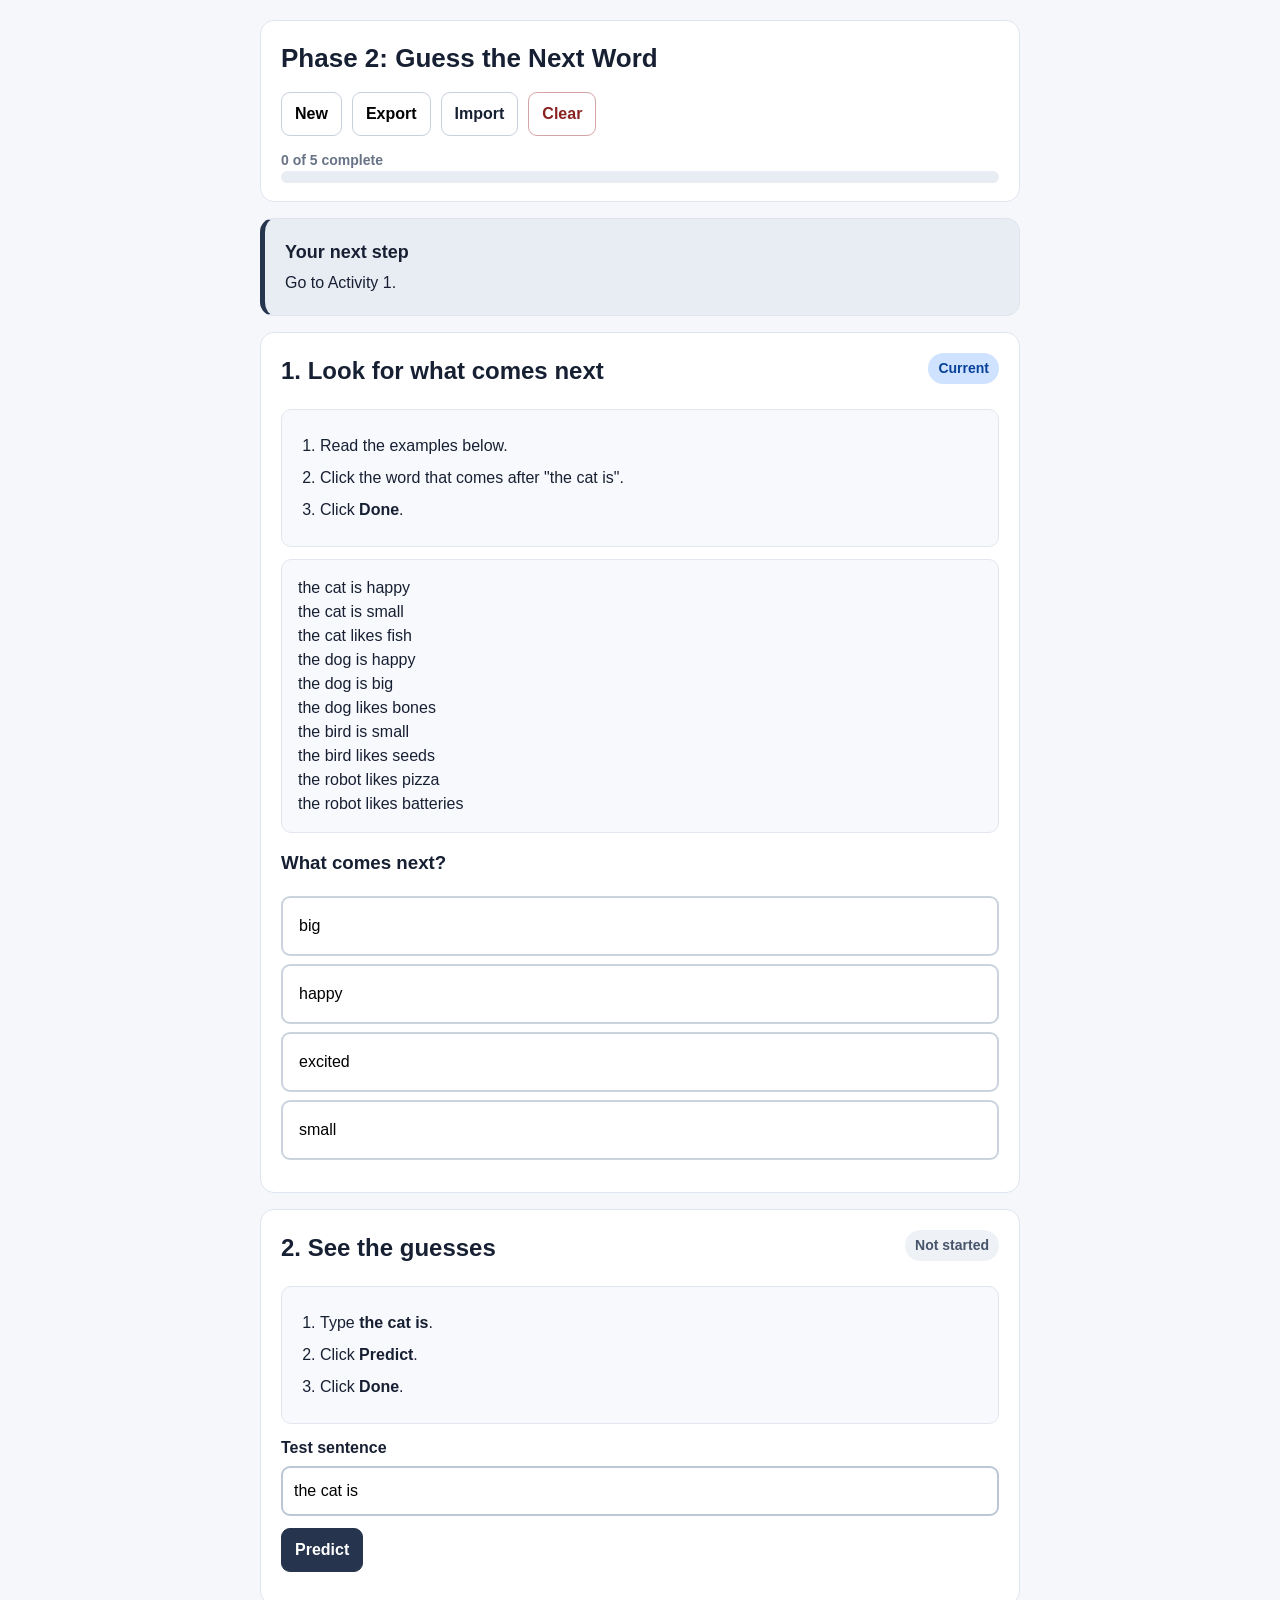
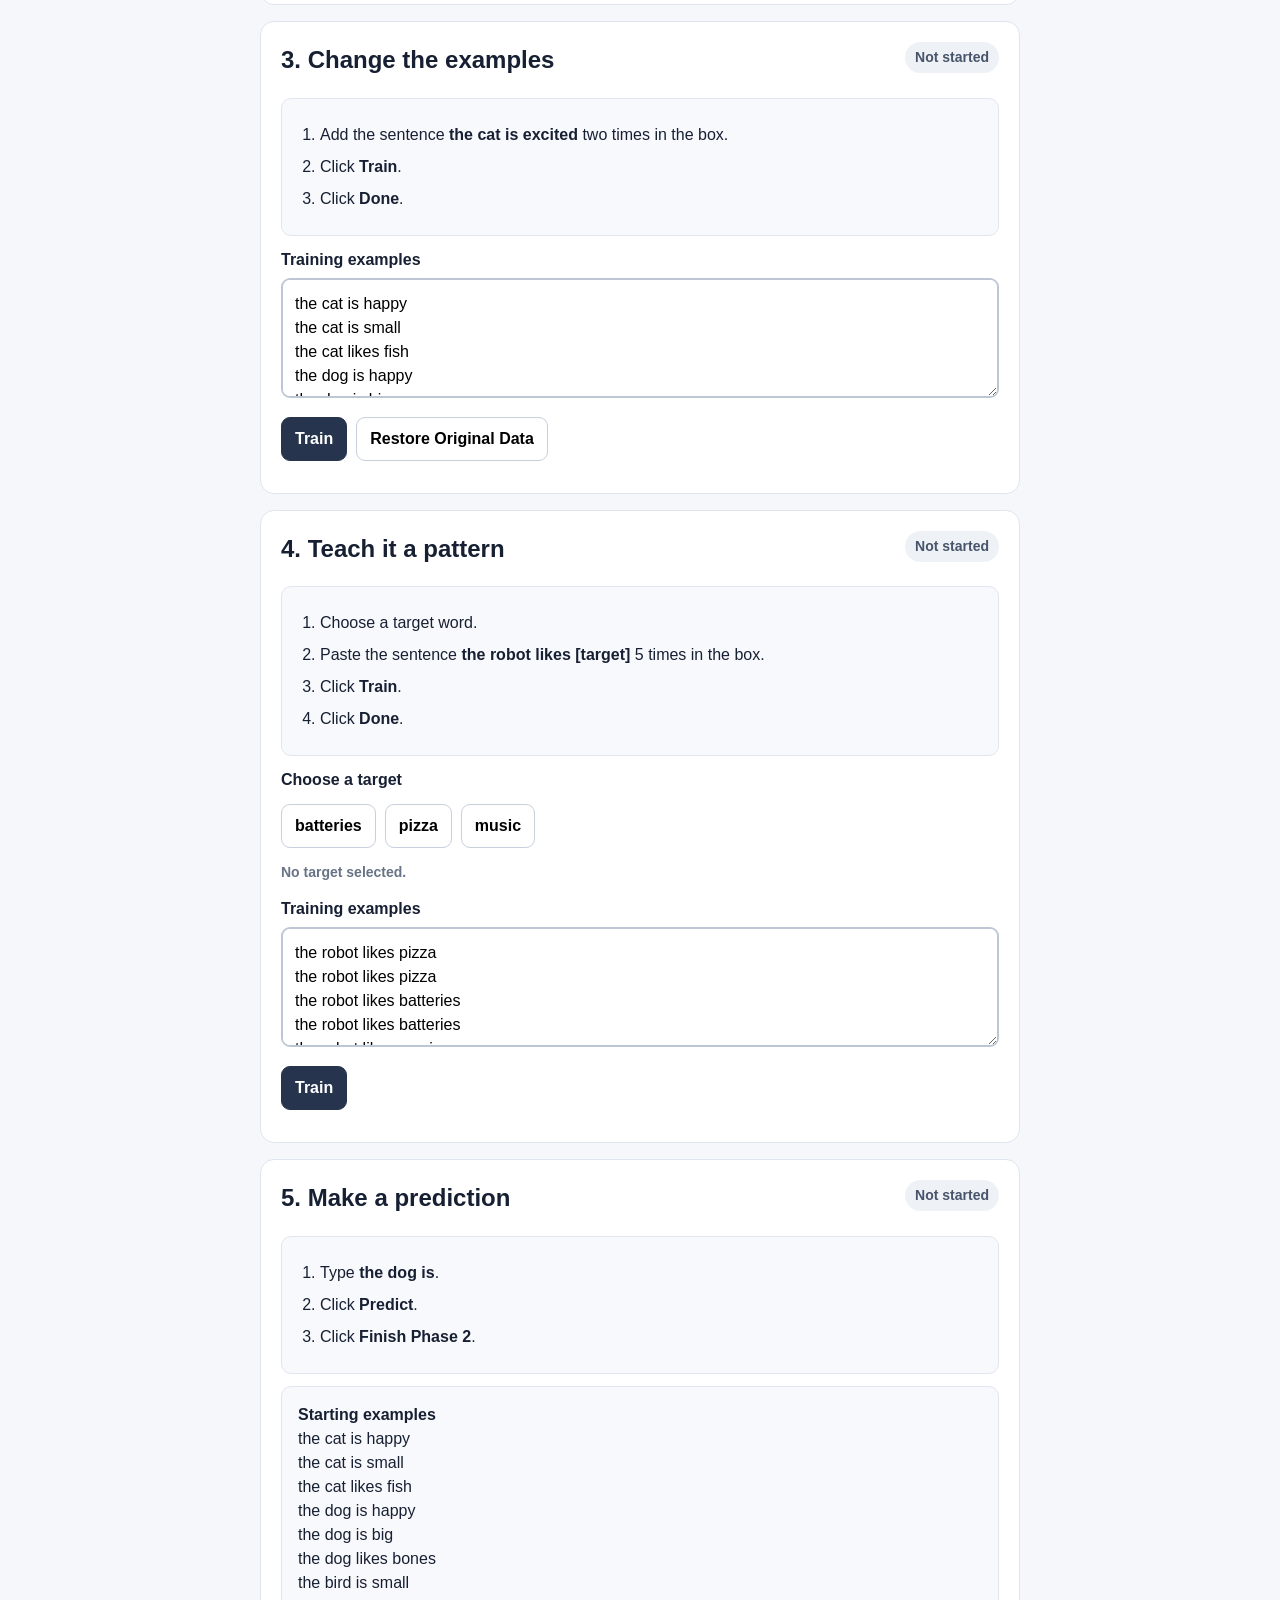
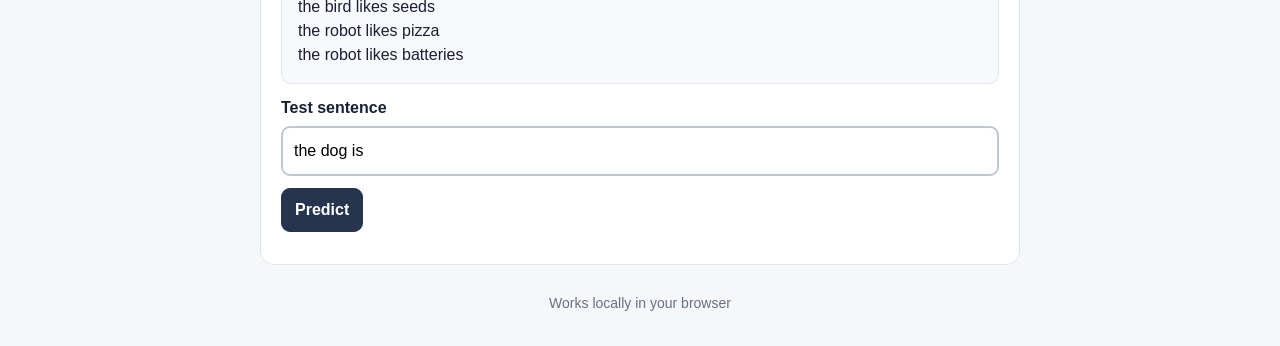
<file: ai-tokens/tokens-phase-2.html>
<!doctype html>
<html lang="en">
<head>
<meta charset="utf-8">
<meta name="viewport" content="width=device-width,initial-scale=1">
<title>Mini Language Model Lab - Phase 2</title>
<style>
*{box-sizing:border-box}
body{margin:0;font-family:Arial,Helvetica,sans-serif;background:#f5f7fb;color:#172033;line-height:1.5;font-size:16px}
button,input,textarea{font:inherit}
button{cursor:pointer}
.app{max-width:800px;margin:0 auto;padding:20px}
header{background:white;border:1px solid #dfe5ef;border-radius:14px;padding:18px 20px;margin-bottom:16px}
h1,h2,h3{margin-top:0}
h1{font-size:26px;margin-bottom:4px}
.subtitle{margin:0;color:#5b6577}
.topbar{display:flex;gap:10px;flex-wrap:wrap;margin-top:14px}
.btn{border:1px solid #c8d0dd;background:white;border-radius:9px;padding:9px 13px;font-weight:bold;font-size:16px}
.btn.primary{background:#26354d;color:white;border-color:#26354d}
.btn.danger{border-color:#d6a4a4;color:#8a2222}
.progress{margin-top:14px}
.progressbar{height:12px;background:#e8ecf3;border-radius:99px;overflow:hidden}
.progressfill{height:100%;width:0;background:#26354d;transition:width .25s}
main{display:grid;grid-template-columns:1fr;gap:16px}
.card{background:white;border:1px solid #dfe5ef;border-radius:14px;padding:20px;margin-bottom:16px;transition:opacity 0.3s}
.next{border-left:5px solid #26354d; background:#e8ecf3}
.next strong{display:block;font-size:18px;margin-bottom:5px}
.step-title{display:flex;justify-content:space-between;align-items:flex-start;gap:10px}
.badge{font-size:14px;padding:5px 10px;border-radius:99px;background:#eef1f6;color:#47546a;white-space:nowrap;font-weight:bold;transition:all 0.3s}
.badge.active-badge{background:#cfe2ff;color:#084298}
.badge.complete-badge{background:#d1e7dd;color:#0f5132}
.instructions{background:#f8f9fc;border:1px solid #e2e6ee;border-radius:10px;padding:16px;font-size:16px}
.instructions ol{margin:8px 0 0;padding-left:22px}
.instructions li{margin-bottom:8px}
textarea{width:100%;min-height:120px;resize:vertical;border:2px solid #bcc6d5;border-radius:9px;padding:12px;background:#fff;font-size:16px}
input{width:100%;border:2px solid #bcc6d5;border-radius:9px;padding:11px;font-size:16px}
.label{font-weight:700;margin:12px 0 6px;display:block}
.row{display:flex;gap:9px;flex-wrap:wrap;margin-top:12px}
.prediction{display:grid;grid-template-columns:1fr auto;gap:10px;align-items:center;padding:10px;border-bottom:1px solid #e5e8ee;font-size:16px}
.prediction:last-child{border:0}
.bar{height:12px;background:#e4e8ef;border-radius:99px;overflow:hidden;margin-top:5px}
.bar>span{display:block;height:100%;background:#26354d;transition:width 0.3s}
.percent{font-weight:bold;min-width:55px;text-align:right}
.choice{display:block;width:100%;text-align:left;border:2px solid #cbd3df;background:white;border-radius:9px;padding:16px;margin:8px 0;font-size:16px}
.choice.correct{border-color:#477a52;background:#eef7ef}
.choice.wrong{border-color:#a84b4b;background:#fbefef}
.hidden{display:none}
.small{font-size:14px;color:#687386;font-weight:bold}
.output{background:#f8f9fc;border:1px solid #e2e6ee;border-radius:10px;padding:16px;margin-top:12px}
.complete{background:#f1f7f2;border:1px solid #c8dfcc;border-radius:10px;padding:24px;text-align:center}
footer{color:#667085;font-size:14px;text-align:center;padding:12px}
</style>
</head>
<body>
<div class="app">
<header>
  <h1>Phase 2: Guess the Next Word</h1>
  <div class="topbar">
    <button class="btn" id="newBtn">New</button>
    <button class="btn" id="exportBtn">Export</button>
    <label class="btn">Import <input id="importInput" type="file" accept=".json" hidden></label>
    <button class="btn danger" id="clearBtn">Clear</button>
  </div>
  <div class="progress">
    <div class="small" id="progressText">0 of 5 complete</div>
    <div class="progressbar"><div class="progressfill" id="progressFill"></div></div>
  </div>
</header>

<main>
<section>
  <div class="card next">
    <strong id="nextTitle">Your next step</strong>
    <span id="nextText">Start with Activity 1.</span>
  </div>

  <div class="card" id="activity1">
    <div class="step-title"><div><h2>1. Look for what comes next</h2></div><span class="badge" id="b1">Not started</span></div>
    <div class="instructions">
      <ol>
        <li>Read the examples below.</li>
        <li>Click the word that comes after "the cat is".</li>
        <li>Click <b>Done</b>.</li>
      </ol>
    </div>
    <div class="output" id="examples1"></div>
    <h3 style="margin-top:16px">What comes next?</h3>
    <div id="guessChoices"></div>
    <div id="guessFeedback"></div>
    <div class="row">
      <button class="btn hidden" id="done1">Done</button>
    </div>
  </div>

  <div class="card" id="activity2">
    <div class="step-title"><div><h2>2. See the guesses</h2></div><span class="badge" id="b2">Not started</span></div>
    <div class="instructions">
      <ol>
        <li>Type <b>the cat is</b>.</li>
        <li>Click <b>Predict</b>.</li>
        <li>Click <b>Done</b>.</li>
      </ol>
    </div>
    <label class="label" for="prompt2">Test sentence</label>
    <input id="prompt2" value="the cat is">
    <div class="row">
      <button class="btn primary" id="predict2">Predict</button>
    </div>
    <div id="pred2" class="output hidden"></div>
    <div class="row">
      <button class="btn hidden" id="done2">Done</button>
    </div>
  </div>

  <div class="card" id="activity3">
    <div class="step-title"><div><h2>3. Change the examples</h2></div><span class="badge" id="b3">Not started</span></div>
    <div class="instructions">
      <ol>
        <li>Add the sentence <b>the cat is excited</b> two times in the box.</li>
        <li>Click <b>Train</b>.</li>
        <li>Click <b>Done</b>.</li>
      </ol>
    </div>
    <label class="label" for="data3">Training examples</label>
    <textarea id="data3"></textarea>
    <div class="row">
      <button class="btn primary" id="train3">Train</button>
      <button class="btn" id="restore3">Restore Original Data</button>
    </div>
    <div id="pred3" class="output hidden"></div>
    <div class="row">
      <button class="btn hidden" id="done3">Done</button>
    </div>
  </div>

  <div class="card" id="activity4">
    <div class="step-title"><div><h2>4. Teach it a pattern</h2></div><span class="badge" id="b4">Not started</span></div>
    <div class="instructions">
      <ol>
        <li>Choose a target word.</li>
        <li>Paste the sentence <b>the robot likes [target]</b> 5 times in the box.</li>
        <li>Click <b>Train</b>.</li>
        <li>Click <b>Done</b>.</li>
      </ol>
    </div>
    <label class="label">Choose a target</label>
    <div class="row">
      <button class="btn target" data-word="batteries">batteries</button>
      <button class="btn target" data-word="pizza">pizza</button>
      <button class="btn target" data-word="music">music</button>
    </div>
    <p class="small" id="targetMsg">No target selected.</p>
    <label class="label" for="data4">Training examples</label>
    <textarea id="data4"></textarea>
    <div class="row">
      <button class="btn primary" id="train4">Train</button>
    </div>
    <div id="pred4" class="output hidden"></div>
    <div class="row">
      <button class="btn hidden" id="done4">Done</button>
    </div>
  </div>

  <div class="card" id="activity5">
    <div class="step-title"><div><h2>5. Make a prediction</h2></div><span class="badge" id="b5">Not started</span></div>
    <div class="instructions">
      <ol>
        <li>Type <b>the dog is</b>.</li>
        <li>Click <b>Predict</b>.</li>
        <li>Click <b>Finish Phase 2</b>.</li>
      </ol>
    </div>
    <div class="output"><b>Starting examples</b><div id="examples5"></div></div>
    <label class="label" for="prompt5">Test sentence</label>
    <input id="prompt5" value="the dog is">
    <div class="row">
      <button class="btn primary" id="predict5">Predict</button>
    </div>
    <div id="pred5" class="output hidden"></div>
    <div class="row">
      <button class="btn hidden" id="done5">Finish Phase 2</button>
    </div>
  </div>

  <div class="card hidden" id="completeCard">
    <div class="complete">
      <h2>Phase 2 complete!</h2>
      <p>A simple model counts examples to guess the next word.</p>
    </div>
  </div>
</section>
</main>
<footer>Works locally in your browser</footer>
</div>

<script>
const KEY="miniLLMLab_phase2_v2";
const START=[
"the cat is happy","the cat is small","the cat likes fish","the dog is happy",
"the dog is big","the dog likes bones","the bird is small","the bird likes seeds",
"the robot likes pizza","the robot likes batteries"
];
let state=load();

function defaults(){
  return{
    data:[...START],
    data4:[
      "the robot likes pizza","the robot likes pizza","the robot likes batteries",
      "the robot likes batteries","the robot likes music"
    ],
    completed:[false,false,false,false,false],
    target:"batteries"
  }
}
function load(){
  try{
    let x=localStorage.getItem(KEY);
    return x ? {...defaults(),...JSON.parse(x)} : defaults()
  }catch{return defaults()}
}
function save(){
  localStorage.setItem(KEY,JSON.stringify(state));
  progress();
}
function progress(){
  let n=state.completed.filter(Boolean).length;
  document.getElementById("progressText").textContent=`${n} of 5 complete`;
  document.getElementById("progressFill").style.width=n*20+"%";
  
  let next=state.completed.findIndex(x=>!x);
  
  for(let i=1;i<=5;i++){
    let b=document.getElementById("b"+i);
    let card=document.getElementById("activity"+i);
    if (!b) continue;
    b.classList.remove("active-badge", "complete-badge");
    
    if(state.completed[i-1]){
      b.textContent="Complete";
      b.classList.add("complete-badge");
      if(card) card.style.opacity="0.6";
    }else if(i-1 === next){
      b.textContent="Current";
      b.classList.add("active-badge");
      if(card) card.style.opacity="1";
    }else{
      b.textContent="Not started";
      if(card) card.style.opacity="1";
    }
  }
  
  if(next<0){
    document.getElementById("nextTitle").textContent="All done!";
    document.getElementById("nextText").textContent="You completed Phase 2.";
  }else{
    document.getElementById("nextTitle").textContent="Your next step";
    document.getElementById("nextText").textContent=`Go to Activity ${next+1}.`;
  }
}
function mark(i){
  state.completed[i-1]=true;
  save();
  
  setTimeout(()=>{
    if(i < 5){
      const nextCard = document.getElementById("activity" + (i + 1));
      if(nextCard) nextCard.scrollIntoView({behavior: "smooth", block: "start"});
    } else {
      const endCard = document.getElementById("completeCard");
      if(endCard) endCard.scrollIntoView({behavior: "smooth", block: "start"});
    }
  }, 150);
}
function parse(txt){return txt.toLowerCase().split(/\n/).map(x=>x.trim()).filter(Boolean)}
function counts(data,prefix){
  let c={},total=0;
  data.forEach(s=>{
    let w=s.split(/\s+/);
    if(w.length>prefix.length && w.slice(0,prefix.length).join(" ")===prefix.join(" ")){
      let next=w[prefix.length];
      c[next]=(c[next]||0)+1;
      total++;
    }
  });
  return {c,total}
}
function predict(data,prompt){
  let p=prompt.toLowerCase().trim().split(/\s+/).filter(Boolean);
  let r=counts(data,p);
  if(!r.total){let last=p[p.length-1];r=counts(data,[last])}
  let entries=Object.entries(r.c).sort((a,b)=>b[1]-a[1]);
  return {entries,total:r.total}
}
function renderPred(el,data,prompt){
  let r=predict(data,prompt),html="";
  if(!r.entries.length){
    el.innerHTML="<b>No guess yet.</b><p class='small'>Try a phrase that appears at the start of one of the examples.</p>";
    el.classList.remove("hidden");
    return;
  }
  r.entries.forEach(([w,c])=>{
    let pct=Math.round(c/r.total*100);
    html+=`<div class="prediction"><div><b>${esc(w)}</b><div class="bar"><span style="width:${pct}%"></span></div></div><div class="percent">${pct}%</div></div>`
  });
  el.innerHTML="<b>Next-word guesses</b>"+html;
  el.classList.remove("hidden");
}
function esc(s){return s.replace(/[&<>"']/g,m=>({"&":"&amp;","<":"&lt;",">":"&gt;",'"':"&quot;","'":"&#39;"}[m]))}

document.getElementById("examples1").innerHTML=START.map(x=>"<div>"+esc(x)+"</div>").join("");
let choices=["happy","small","big","excited"].sort(()=>Math.random()-.5);
choices.forEach(w=>{
  let b=document.createElement("button");
  b.className="choice";b.textContent=w;
  b.onclick=()=>{
    document.querySelectorAll("#guessChoices .choice").forEach(x=>x.disabled=true);
    if(w==="happy"||w==="small"){
      b.classList.add("correct");
      document.getElementById("guessFeedback").innerHTML="<div class='output'><b>Good guess.</b></div>";
      document.getElementById("done1").classList.remove("hidden");
    }else{
      b.classList.add("wrong");
      document.getElementById("guessFeedback").innerHTML="<div class='output'>Try again.</div>";
      setTimeout(()=>{
        document.querySelectorAll("#guessChoices .choice").forEach(x=>{x.disabled=false;x.classList.remove("wrong")});
        document.getElementById("guessFeedback").innerHTML="";
      },900);
    }
  };
  document.getElementById("guessChoices").appendChild(b);
});
document.getElementById("done1").onclick=()=>{mark(1);document.getElementById("done1").textContent="Done"};

document.getElementById("predict2").onclick=()=>{
  renderPred(document.getElementById("pred2"),START,document.getElementById("prompt2").value);
  document.getElementById("done2").classList.remove("hidden");
};
document.getElementById("done2").onclick=()=>{mark(2);document.getElementById("done2").textContent="Done"};

document.getElementById("data3").value=state.data.join("\n");
function train3(){
  state.data=parse(document.getElementById("data3").value);
  save();
  renderPred(document.getElementById("pred3"),state.data,"the cat is");
  document.getElementById("done3").classList.remove("hidden");
}
document.getElementById("train3").onclick=train3;
document.getElementById("restore3").onclick=()=>{
  state.data=[...START];
  document.getElementById("data3").value=state.data.join("\n");
  save();
  document.getElementById("pred3").classList.add("hidden");
};
document.getElementById("done3").onclick=()=>{mark(3);document.getElementById("done3").textContent="Done"};

document.getElementById("data4").value=state.data4.join("\n");
document.querySelectorAll(".target").forEach(b=>b.onclick=()=>{
  state.target=b.dataset.word;
  document.getElementById("targetMsg").textContent="Target selected: "+state.target;
  save();
});
document.getElementById("train4").onclick=()=>{
  let d=parse(document.getElementById("data4").value);
  state.data4=d;
  save();
  renderPred(document.getElementById("pred4"),d,"the robot likes");
  document.getElementById("done4").classList.remove("hidden");
};
document.getElementById("done4").onclick=()=>{mark(4);document.getElementById("done4").textContent="Done"};

document.getElementById("examples5").innerHTML=START.map(x=>"<div>"+esc(x)+"</div>").join("");
document.getElementById("predict5").onclick=()=>{
  renderPred(document.getElementById("pred5"),START,document.getElementById("prompt5").value);
  document.getElementById("done5").classList.remove("hidden");
};
document.getElementById("done5").onclick=()=>{
  mark(5);
  document.getElementById("done5").textContent="Done";
  document.getElementById("completeCard").classList.remove("hidden");
};

document.getElementById("newBtn").onclick=()=>{state=defaults();save();location.reload()};
document.getElementById("clearBtn").onclick=()=>{localStorage.removeItem(KEY);location.reload()};
document.getElementById("exportBtn").onclick=()=>{
  let a=document.createElement("a");
  a.href=URL.createObjectURL(new Blob([JSON.stringify(state,null,2)],{type:"application/json"}));
  a.download="mini-llm-phase2.json";
  a.click();
};
document.getElementById("importInput").onchange=e=>{
  let f=e.target.files[0];
  if(!f)return;
  let r=new FileReader();
  r.onload=()=>{
    try{
      let x=JSON.parse(r.result);
      state={...defaults(),...x};
      save();
      location.reload();
    }catch{alert("Error importing file.");}
  };
  r.readAsText(f);
};

progress();
if(state.completed.every(Boolean)) document.getElementById("completeCard").classList.remove("hidden");
</script>
</body>
</html>
</file>
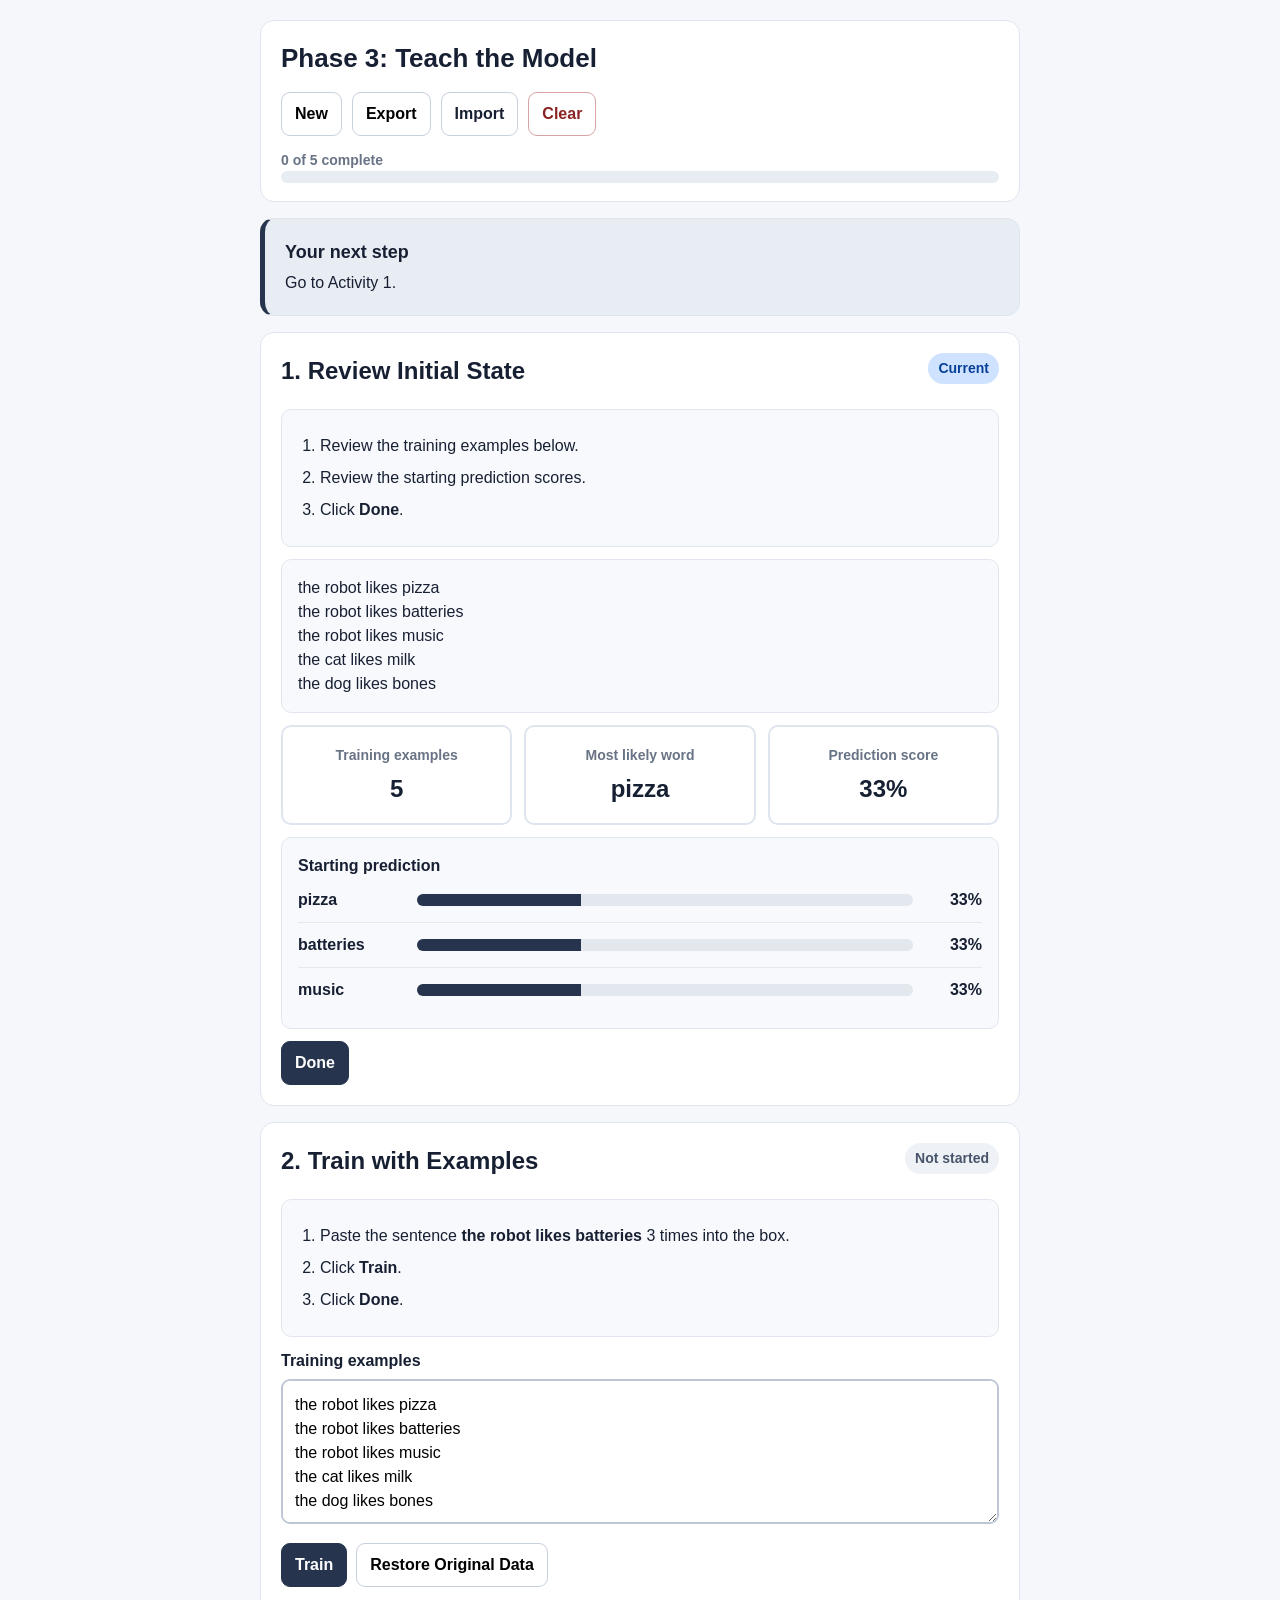
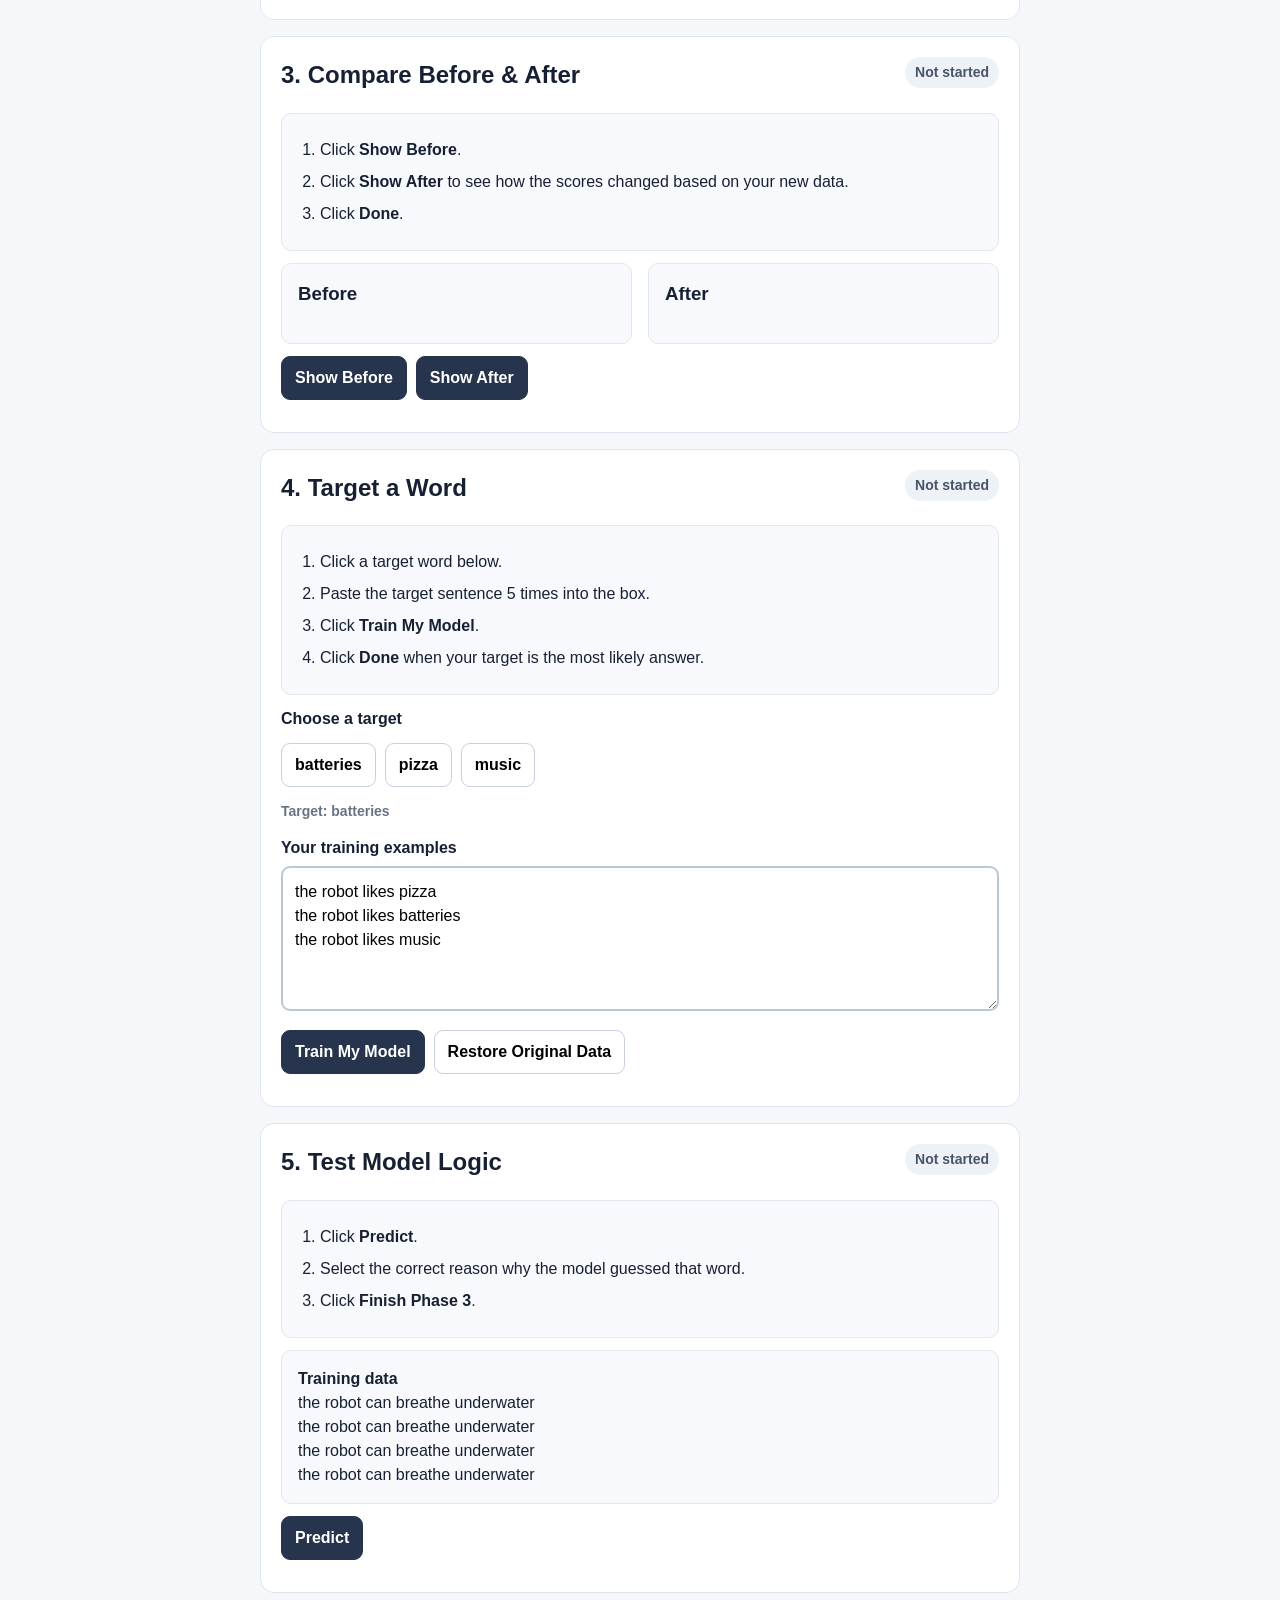
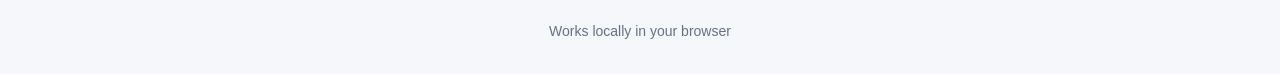
<file: ai-tokens/tokens-phase3.html>
<!doctype html>
<html lang="en">
<head>
<meta charset="utf-8">
<meta name="viewport" content="width=device-width,initial-scale=1">
<title>Mini Language Model Lab - Phase 3</title>
<style>
*{box-sizing:border-box}
body{margin:0;font-family:Arial,Helvetica,sans-serif;background:#f5f7fb;color:#172033;line-height:1.5;font-size:16px}
button,input,textarea{font:inherit}
button{cursor:pointer}
.app{max-width:800px;margin:0 auto;padding:20px}
header{background:white;border:1px solid #dfe5ef;border-radius:14px;padding:18px 20px;margin-bottom:16px}
h1,h2,h3{margin-top:0}
h1{font-size:26px;margin-bottom:4px}
.subtitle{margin:0;color:#5b6577}
.topbar{display:flex;gap:10px;flex-wrap:wrap;margin-top:14px}
.btn{border:1px solid #c8d0dd;background:white;border-radius:9px;padding:9px 13px;font-weight:bold;font-size:16px}
.btn.primary{background:#26354d;color:white;border-color:#26354d}
.btn.danger{border-color:#d6a4a4;color:#8a2222}
.progress{margin-top:14px}
.progressbar{height:12px;background:#e8ecf3;border-radius:99px;overflow:hidden}
.progressfill{height:100%;width:0;background:#26354d;transition:width .25s}
main{display:grid;grid-template-columns:1fr;gap:16px}
.card{background:white;border:1px solid #dfe5ef;border-radius:14px;padding:20px;margin-bottom:16px;transition:opacity 0.3s}
.next{border-left:5px solid #26354d; background:#e8ecf3}
.next strong{display:block;font-size:18px;margin-bottom:5px}
.step-title{display:flex;justify-content:space-between;align-items:flex-start;gap:10px}
.badge{font-size:14px;padding:5px 10px;border-radius:99px;background:#eef1f6;color:#47546a;white-space:nowrap;font-weight:bold;transition:all 0.3s}
.badge.active-badge{background:#cfe2ff;color:#084298}
.badge.complete-badge{background:#d1e7dd;color:#0f5132}
.instructions{background:#f8f9fc;border:1px solid #e2e6ee;border-radius:10px;padding:16px;font-size:16px}
.instructions ol{margin:8px 0 0;padding-left:22px}
.instructions li{margin-bottom:8px}
textarea{width:100%;min-height:145px;resize:vertical;border:2px solid #bcc6d5;border-radius:9px;padding:12px;background:#fff;font-size:16px}
input{width:100%;border:2px solid #bcc6d5;border-radius:9px;padding:11px;font-size:16px}
.label{font-weight:700;margin:12px 0 6px;display:block}
.row{display:flex;gap:9px;flex-wrap:wrap;margin-top:12px}

.statgrid{display:grid;grid-template-columns:repeat(3,1fr);gap:12px;margin-top:12px}
.stat{border:2px solid #dfe5ef;border-radius:10px;padding:16px;text-align:center}
.stat b{display:block;font-size:24px;margin-top:4px}
.prediction{display:grid;grid-template-columns:110px 1fr 60px;gap:9px;align-items:center;padding:10px 0;border-bottom:1px solid #e5e8ee;font-size:16px}
.prediction:last-child{border:0}
.bar{height:12px;background:#e3e7ee;border-radius:99px;overflow:hidden}
.bar span{display:block;height:100%;background:#26354d;transition:width 0.3s}
.percent{text-align:right;font-weight:700}
.beforeafter{display:grid;grid-template-columns:1fr 1fr;gap:16px;margin-top:12px}
.panel{background:#f8f9fc;border:1px solid #e2e6ee;border-radius:10px;padding:16px}
.output{background:#f8f9fc;border:1px solid #e2e6ee;border-radius:10px;padding:16px;margin-top:12px}

.choice{display:block;width:100%;text-align:left;border:2px solid #cbd3df;background:white;border-radius:9px;padding:16px;margin:8px 0;font-size:16px}
.choice.correct{border-color:#477a52;background:#eef7ef}
.choice.wrong{border-color:#a84b4b;background:#fbefef}
.hidden{display:none}
.small{font-size:14px;color:#687386;font-weight:bold}
.complete{background:#f1f7f2;border:1px solid #c8dfcc;border-radius:10px;padding:24px;text-align:center}
footer{color:#667085;font-size:14px;text-align:center;padding:12px}

@media(max-width:600px){
  .statgrid, .beforeafter{grid-template-columns:1fr}
}
</style>
</head>
<body>
<div class="app">
<header>
  <h1>Phase 3: Teach the Model</h1>
  <div class="topbar">
    <button class="btn" id="newBtn">New</button>
    <button class="btn" id="exportBtn">Export</button>
    <label class="btn">Import <input id="importInput" type="file" accept=".json" hidden></label>
    <button class="btn danger" id="clearBtn">Clear</button>
  </div>
  <div class="progress">
    <div class="small" id="progressText">0 of 5 complete</div>
    <div class="progressbar"><div class="progressfill" id="progressFill"></div></div>
  </div>
</header>

<main>
<section>
  <div class="card next">
    <strong id="nextTitle">Your next step</strong>
    <span id="nextText">Start with Activity 1.</span>
  </div>

  <div class="card" id="activity1">
    <div class="step-title"><div><h2>1. Review Initial State</h2></div><span class="badge" id="b1">Not started</span></div>
    <div class="instructions">
      <ol>
        <li>Review the training examples below.</li>
        <li>Review the starting prediction scores.</li>
        <li>Click <b>Done</b>.</li>
      </ol>
    </div>
    <div class="output" id="data1"></div>
    <div class="statgrid">
      <div class="stat"><span class="small">Training examples</span><b id="exampleCount">0</b></div>
      <div class="stat"><span class="small">Most likely word</span><b id="topWord">-</b></div>
      <div class="stat"><span class="small">Prediction score</span><b id="topScore">-</b></div>
    </div>
    <div class="output" id="pred1"></div>
    <div class="row">
      <button class="btn primary" id="done1">Done</button>
    </div>
  </div>

  <div class="card" id="activity2">
    <div class="step-title"><div><h2>2. Train with Examples</h2></div><span class="badge" id="b2">Not started</span></div>
    <div class="instructions">
      <ol>
        <li>Paste the sentence <b>the robot likes batteries</b> 3 times into the box.</li>
        <li>Click <b>Train</b>.</li>
        <li>Click <b>Done</b>.</li>
      </ol>
    </div>
    <label class="label" for="data2">Training examples</label>
    <textarea id="data2"></textarea>
    <div class="row">
      <button class="btn primary" id="train2">Train</button>
      <button class="btn" id="restore2">Restore Original Data</button>
    </div>
    <div id="training2" class="output hidden"></div>
    <div class="row">
      <button class="btn hidden" id="done2">Done</button>
    </div>
  </div>

  <div class="card" id="activity3">
    <div class="step-title"><div><h2>3. Compare Before & After</h2></div><span class="badge" id="b3">Not started</span></div>
    <div class="instructions">
      <ol>
        <li>Click <b>Show Before</b>.</li>
        <li>Click <b>Show After</b> to see how the scores changed based on your new data.</li>
        <li>Click <b>Done</b>.</li>
      </ol>
    </div>
    <div class="beforeafter">
      <div class="panel"><h3>Before</h3><div id="before"></div></div>
      <div class="panel"><h3>After</h3><div id="after"></div></div>
    </div>
    <div class="row">
      <button class="btn primary" id="showBefore">Show Before</button>
      <button class="btn primary" id="showAfter">Show After</button>
    </div>
    <div id="compareMsg" class="output hidden"></div>
    <div class="row">
      <button class="btn hidden" id="done3">Done</button>
    </div>
  </div>

  <div class="card" id="activity4">
    <div class="step-title"><div><h2>4. Target a Word</h2></div><span class="badge" id="b4">Not started</span></div>
    <div class="instructions">
      <ol>
        <li>Click a target word below.</li>
        <li>Paste the target sentence 5 times into the box.</li>
        <li>Click <b>Train My Model</b>.</li>
        <li>Click <b>Done</b> when your target is the most likely answer.</li>
      </ol>
    </div>
    <label class="label">Choose a target</label>
    <div class="row">
      <button class="btn target" data-word="batteries">batteries</button>
      <button class="btn target" data-word="pizza">pizza</button>
      <button class="btn target" data-word="music">music</button>
    </div>
    <p id="targetMsg" class="small">Target: batteries</p>
    <label class="label" for="data4">Your training examples</label>
    <textarea id="data4"></textarea>
    <div class="row">
      <button class="btn primary" id="train4">Train My Model</button>
      <button class="btn" id="restore4">Restore Original Data</button>
    </div>
    <div id="pred4" class="output hidden"></div>
    <div class="row">
      <button class="btn hidden" id="done4">Done</button>
    </div>
  </div>

  <div class="card" id="activity5">
    <div class="step-title"><div><h2>5. Test Model Logic</h2></div><span class="badge" id="b5">Not started</span></div>
    <div class="instructions">
      <ol>
        <li>Click <b>Predict</b>.</li>
        <li>Select the correct reason why the model guessed that word.</li>
        <li>Click <b>Finish Phase 3</b>.</li>
      </ol>
    </div>
    <div class="output"><b>Training data</b><div id="data5"></div></div>
    <div class="row">
      <button class="btn primary" id="predict5">Predict</button>
    </div>
    <div id="pred5" class="output hidden"></div>
    <div id="breakChoices"></div>
    <div id="breakFeedback"></div>
    <div class="row">
      <button class="btn hidden" id="done5">Finish Phase 3</button>
    </div>
  </div>

  <div class="card hidden" id="completeCard">
    <div class="complete">
      <h2>Phase 3 complete!</h2>
      <p>Training examples directly change the model's internal scores and predictions.</p>
    </div>
  </div>
</section>
</main>
<footer>Works locally in your browser</footer>
</div>

<script>
const KEY="miniLLMLab_phase3_v2";
const START=["the robot likes pizza","the robot likes batteries","the robot likes music","the cat likes milk","the dog likes bones"];
let state=load();

function defaults(){
  return{
    data:[...START],
    data4:START.slice(0,3),
    target:"batteries",
    completed:[false,false,false,false,false]
  };
}

function load(){
  try{
    let x=localStorage.getItem(KEY);
    return x ? {...defaults(),...JSON.parse(x)} : defaults()
  }catch{return defaults()}
}

function save(){
  localStorage.setItem(KEY,JSON.stringify(state));
  progress();
}

function progress(){
  let n=state.completed.filter(Boolean).length;
  document.getElementById("progressText").textContent=n+" of 5 complete";
  document.getElementById("progressFill").style.width=n*20+"%";
  
  let next=state.completed.findIndex(x=>!x);
  
  for(let i=1;i<=5;i++){
    let b=document.getElementById("b"+i);
    let card=document.getElementById("activity"+i);
    if (!b) continue;
    b.classList.remove("active-badge", "complete-badge");
    
    if(state.completed[i-1]){
      b.textContent="Complete";
      b.classList.add("complete-badge");
      if(card) card.style.opacity="0.6";
    }else if(i-1 === next){
      b.textContent="Current";
      b.classList.add("active-badge");
      if(card) card.style.opacity="1";
    }else{
      b.textContent="Not started";
      if(card) card.style.opacity="1";
    }
  }
  
  if(next<0){
    document.getElementById("nextTitle").textContent="All done!";
    document.getElementById("nextText").textContent="You completed Phase 3.";
  }else{
    document.getElementById("nextTitle").textContent="Your next step";
    document.getElementById("nextText").textContent="Go to Activity "+(next+1)+".";
  }
}

function mark(i){
  state.completed[i-1]=true;
  save();
  
  setTimeout(()=>{
    if(i < 5){
      const nextCard = document.getElementById("activity" + (i + 1));
      if(nextCard) nextCard.scrollIntoView({behavior: "smooth", block: "start"});
    } else {
      const endCard = document.getElementById("completeCard");
      if(endCard) endCard.scrollIntoView({behavior: "smooth", block: "start"});
    }
  }, 150);
}

function parse(t){return t.toLowerCase().split(/\n/).map(x=>x.trim()).filter(Boolean)}

function pred(data,prefix){
  let p=prefix.split(/\s+/),c={},total=0;
  data.forEach(s=>{
    let w=s.split(/\s+/);
    if(w.length>p.length&&w.slice(0,p.length).join(" ")===p.join(" ")){
      c[w[p.length]]=(c[w[p.length]]||0)+1;
      total++;
    }
  });
  return{e:Object.entries(c).sort((a,b)=>b[1]-a[1]),total}
}

function predictionHTML(data,prefix){
  let r=pred(data,prefix);
  if(!r.e.length)return"<p class='small'>No matching examples yet.</p>";
  return r.e.map(([w,c])=>{
    let pct=Math.round(c/r.total*100);
    return"<div class='prediction'><b>"+esc(w)+"</b><div class='bar'><span style='width:"+pct+"%'></span></div><div class='percent'>"+pct+"%</div></div>"
  }).join("")
}

function esc(s){return s.replace(/[&<>"']/g,m=>({"&":"&amp;","<":"&lt;",">":"&gt;",'"':"&quot;","'":"&#39;"}[m]))}

function render1(){
  document.getElementById("data1").innerHTML=state.data.map(x=>"<div>"+esc(x)+"</div>").join("");
  let r=pred(state.data,"the robot likes");
  document.getElementById("exampleCount").textContent=state.data.length;
  document.getElementById("pred1").innerHTML="<b>Starting prediction</b>"+predictionHTML(state.data,"the robot likes");
  document.getElementById("topWord").textContent=r.e[0]?r.e[0][0]:"-";
  document.getElementById("topScore").textContent=r.e[0]?Math.round(r.e[0][1]/r.total*100)+"%":"-";
}
render1();

document.getElementById("done1").onclick=()=>{mark(1);document.getElementById("done1").textContent="Done"};

document.getElementById("data2").value=state.data.join("\n");
document.getElementById("train2").onclick=()=>{
  state.data=parse(document.getElementById("data2").value);
  save();
  let box=document.getElementById("training2");
  box.classList.remove("hidden");
  box.innerHTML="<p><b>Success.</b> The model changed its scores based on the new examples.</p>";
  document.getElementById("done2").classList.remove("hidden");
};
document.getElementById("restore2").onclick=()=>{
  state.data=[...START];
  document.getElementById("data2").value=state.data.join("\n");
  save();
  document.getElementById("training2").classList.add("hidden");
};
document.getElementById("done2").onclick=()=>{mark(2);document.getElementById("done2").textContent="Done"};

document.getElementById("showBefore").onclick=()=>document.getElementById("before").innerHTML=predictionHTML(START,"the robot likes");
document.getElementById("showAfter").onclick=()=>{
  let d=parse(document.getElementById("data2").value);
  document.getElementById("after").innerHTML=predictionHTML(d,"the robot likes");
  document.getElementById("compareMsg").classList.remove("hidden");
  document.getElementById("compareMsg").innerHTML="<b>Result:</b> The scores changed to match the new examples.";
  document.getElementById("done3").classList.remove("hidden");
};
document.getElementById("done3").onclick=()=>{mark(3);document.getElementById("done3").textContent="Done"};

document.getElementById("data4").value=state.data4.join("\n");
document.querySelectorAll(".target").forEach(b=>b.onclick=()=>{
  state.target=b.dataset.word;
  document.getElementById("targetMsg").textContent="Target: "+state.target;
  save();
});
document.getElementById("train4").onclick=()=>{
  state.data4=parse(document.getElementById("data4").value);
  save();
  let out=document.getElementById("pred4");
  out.classList.remove("hidden");
  out.innerHTML="<b>Current prediction</b>"+predictionHTML(state.data4,"the robot likes");
  let r=pred(state.data4,"the robot likes");
  if(r.e[0]&&r.e[0][0]===state.target)document.getElementById("done4").classList.remove("hidden");
};
document.getElementById("restore4").onclick=()=>{
  state.data4=START.slice(0,3);
  document.getElementById("data4").value=state.data4.join("\n");
  save();
  document.getElementById("pred4").classList.add("hidden");
  document.getElementById("done4").classList.add("hidden");
};
document.getElementById("done4").onclick=()=>{mark(4);document.getElementById("done4").textContent="Done"};

const BREAK=["the robot can breathe underwater","the robot can breathe underwater","the robot can breathe underwater","the robot can breathe underwater"];
document.getElementById("data5").innerHTML=BREAK.map(x=>"<div>"+x+"</div>").join("");
document.getElementById("predict5").onclick=()=>{
  let out=document.getElementById("pred5");
  out.classList.remove("hidden");
  out.innerHTML="<b>Prediction</b>"+predictionHTML(BREAK,"the robot can");
  let q=document.getElementById("breakChoices");
  q.innerHTML="<p><b>Why did it predict that?</b></p>";
  
  ["Because the examples repeatedly showed that pattern", "Because the model checked real world facts", "Because the model knows everything"].forEach((x,i)=>{
    let b=document.createElement("button");
    b.className="choice";b.textContent=x;
    b.onclick=()=>{
      document.querySelectorAll("#breakChoices .choice").forEach(btn=>btn.disabled=true);
      if(i===0){
        b.classList.add("correct");
        document.getElementById("breakFeedback").innerHTML="<div class='output'><b>Correct.</b> The model just follows the pattern.</div>";
        document.getElementById("done5").classList.remove("hidden");
      }else{
        b.classList.add("wrong");
        document.getElementById("breakFeedback").innerHTML="<div class='output'>Try again.</div>";
        setTimeout(()=>{
          document.querySelectorAll("#breakChoices .choice").forEach(btn=>{btn.disabled=false; btn.classList.remove("wrong");});
          document.getElementById("breakFeedback").innerHTML="";
        }, 900);
      }
    };
    q.appendChild(b);
  });
};
document.getElementById("done5").onclick=()=>{mark(5);document.getElementById("done5").textContent="Done";document.getElementById("completeCard").classList.remove("hidden")};

document.getElementById("newBtn").onclick=()=>{state=defaults();save();location.reload()};
document.getElementById("clearBtn").onclick=()=>{localStorage.removeItem(KEY);location.reload()};
document.getElementById("exportBtn").onclick=()=>{
  let a=document.createElement("a");
  a.href=URL.createObjectURL(new Blob([JSON.stringify(state,null,2)],{type:"application/json"}));
  a.download="mini-llm-phase3.json";
  a.click();
};
document.getElementById("importInput").onchange=e=>{
  let f=e.target.files[0];
  if(!f)return;
  let r=new FileReader();
  r.onload=()=>{
    try{
      let x=JSON.parse(r.result);
      state={...defaults(),...x};
      save();
      location.reload();
    }catch{alert("Error importing file.");}
  };
  r.readAsText(f);
};

progress();
if(state.completed.every(Boolean)) document.getElementById("completeCard").classList.remove("hidden");
</script>
</body>
</html>
</file>
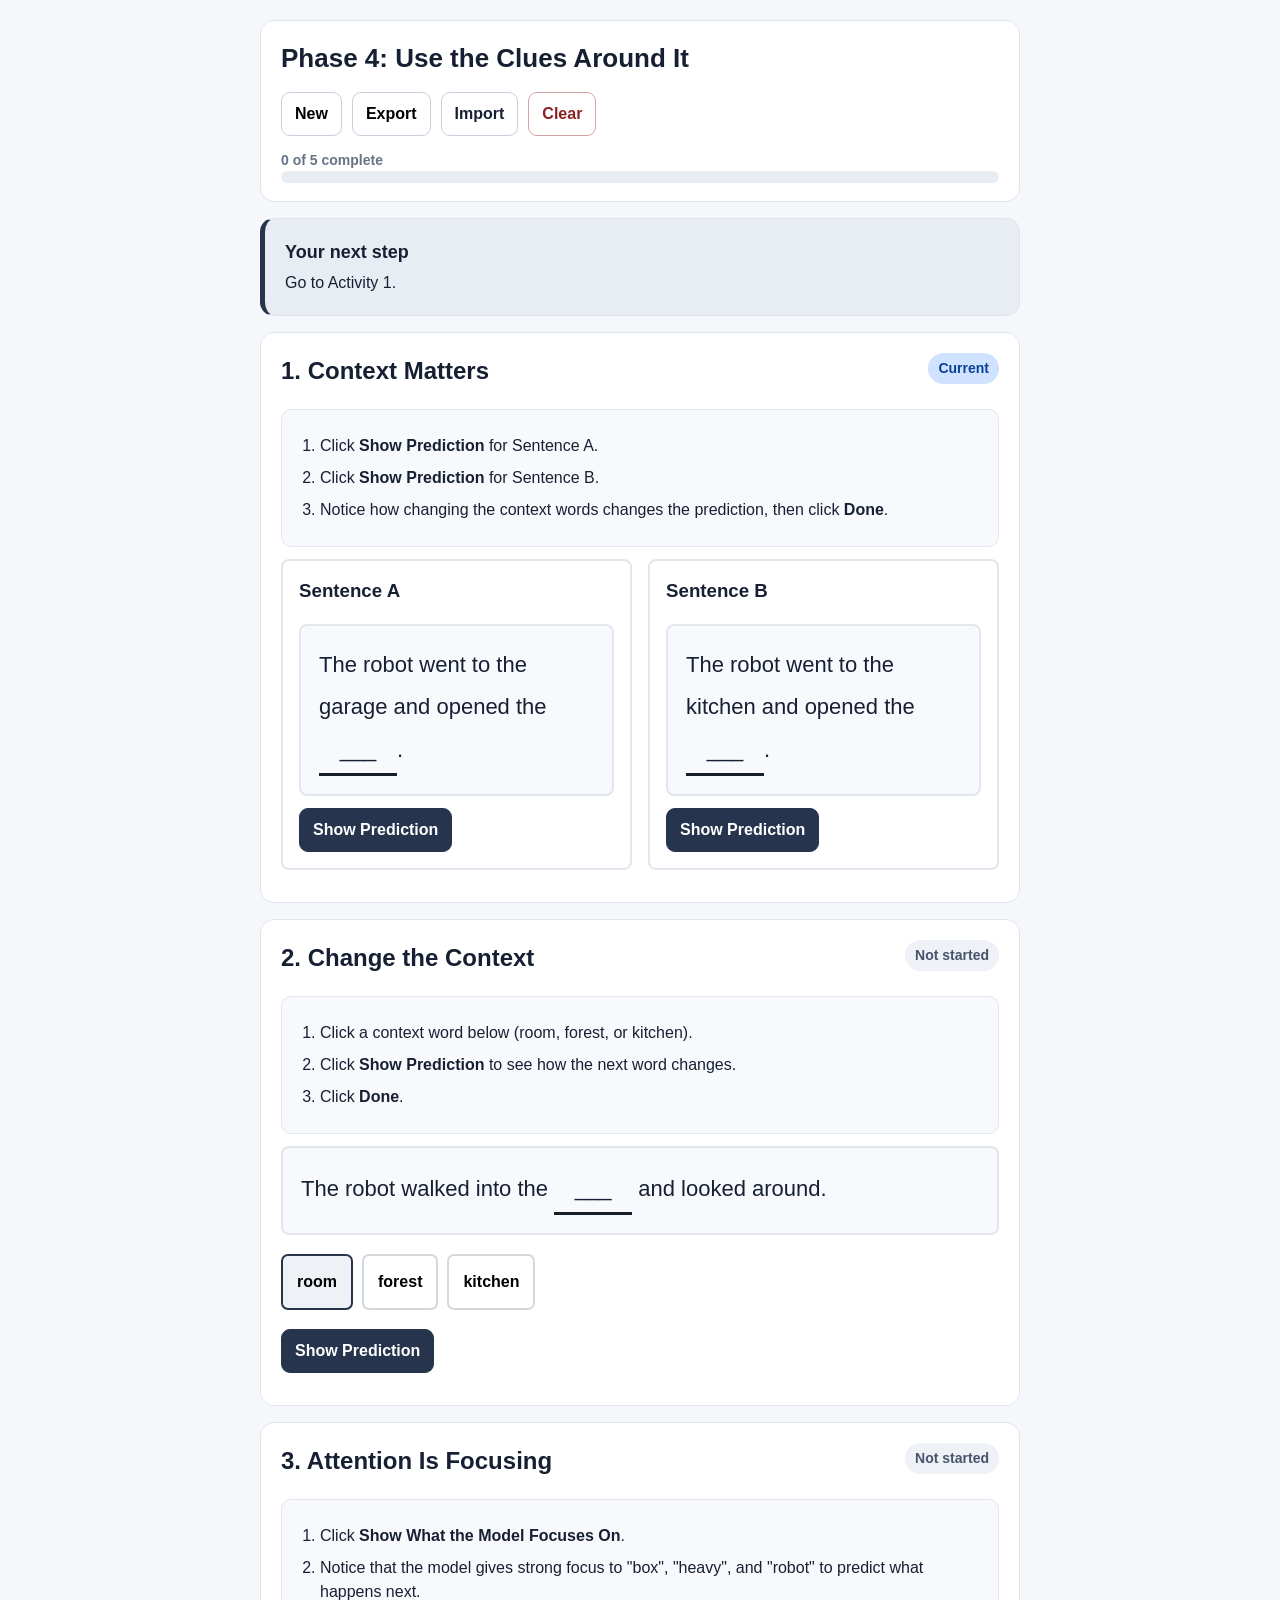
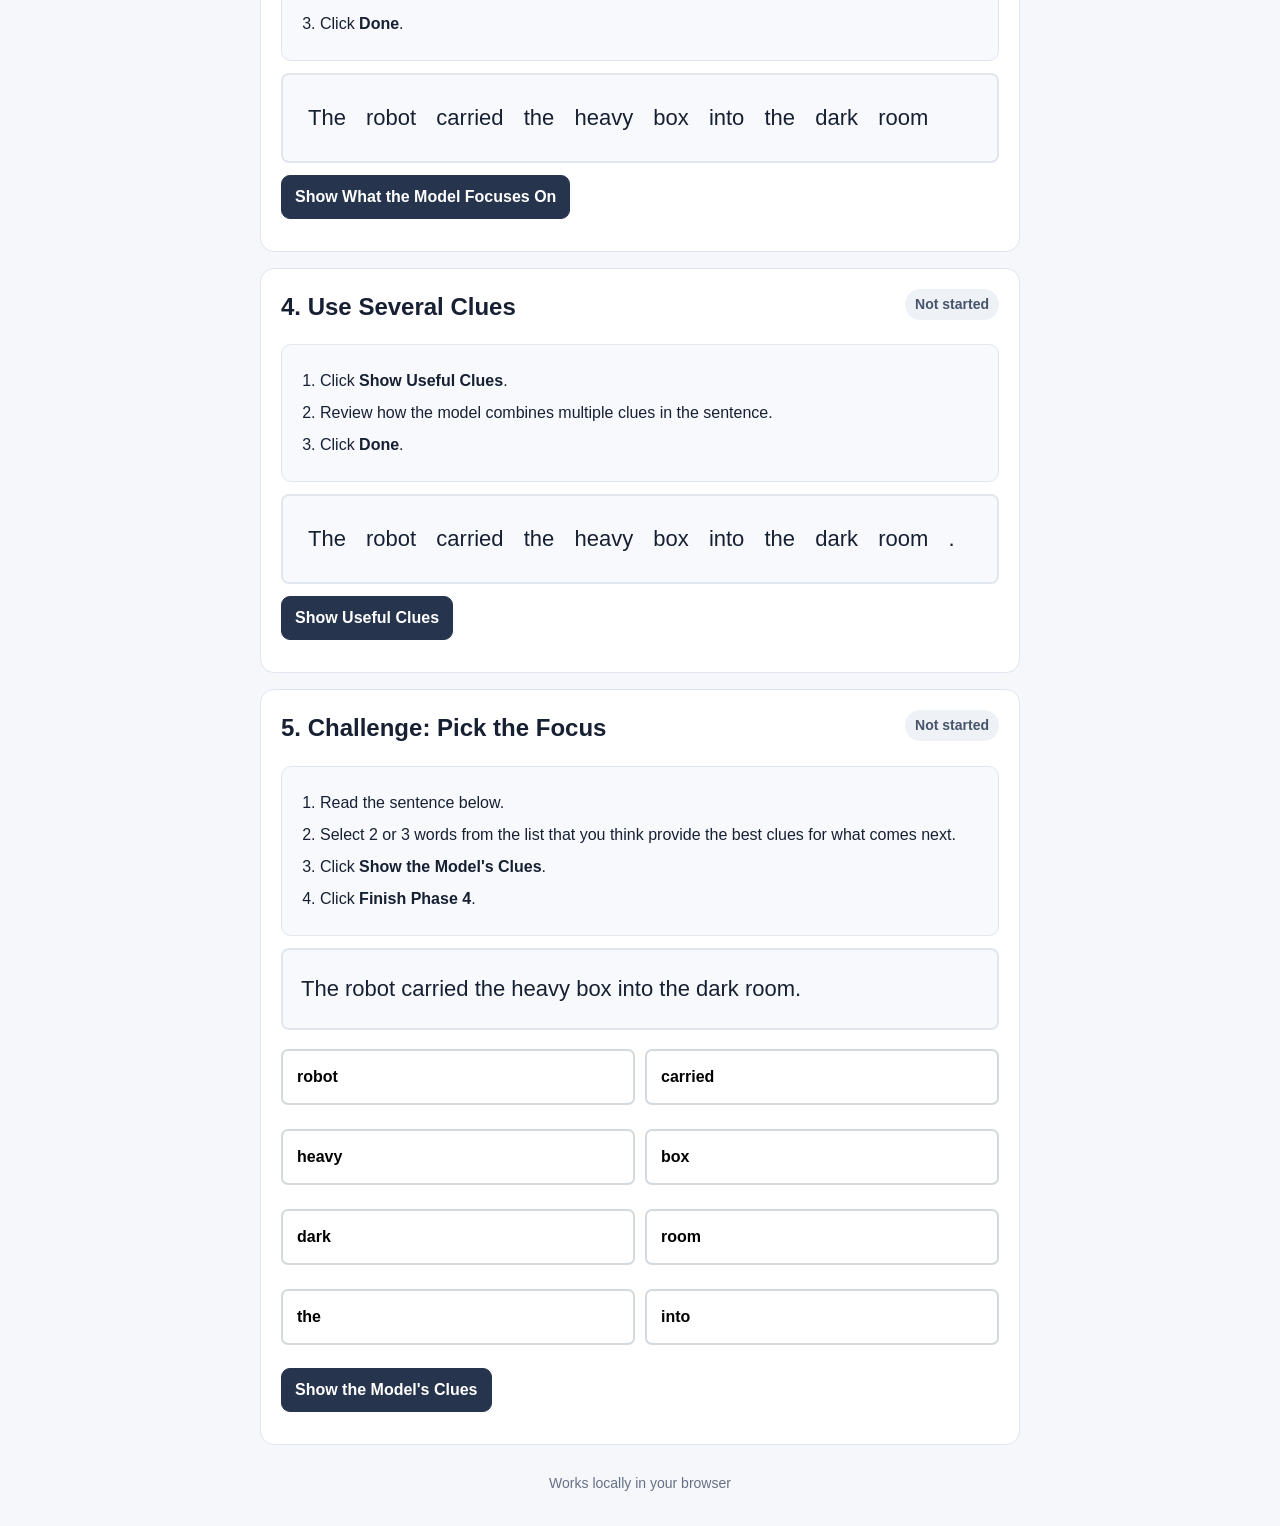
<file: ai-tokens/tokens-phase4.html>
<!doctype html>
<html lang="en">
<head>
<meta charset="utf-8">
<meta name="viewport" content="width=device-width,initial-scale=1">
<title>Mini Language Model Lab - Phase 4</title>
<style>
*{box-sizing:border-box}
body{margin:0;font-family:Arial,Helvetica,sans-serif;background:#f5f7fb;color:#172033;line-height:1.5;font-size:16px}
button,input,textarea{font:inherit}
button{cursor:pointer}
.app{max-width:800px;margin:0 auto;padding:20px}
header{background:white;border:1px solid #dfe5ef;border-radius:14px;padding:18px 20px;margin-bottom:16px}
h1,h2,h3{margin-top:0}
h1{font-size:26px;margin-bottom:4px}
.subtitle{margin:0;color:#5b6577}
.topbar{display:flex;gap:10px;flex-wrap:wrap;margin-top:14px}
.btn{border:1px solid #c8d0dd;background:white;border-radius:9px;padding:9px 13px;font-weight:bold;font-size:16px}
.btn.primary{background:#26354d;color:white;border-color:#26354d}
.btn.danger{border-color:#d6a4a4;color:#8a2222}
.progress{margin-top:14px}
.progressbar{height:12px;background:#e8ecf3;border-radius:99px;overflow:hidden}
.progressfill{height:100%;width:0;background:#26354d;transition:width .25s}
main{display:grid;grid-template-columns:1fr;gap:16px}
.card{background:white;border:1px solid #dfe5ef;border-radius:14px;padding:20px;margin-bottom:16px;transition:opacity 0.3s}
.next{border-left:5px solid #26354d; background:#e8ecf3}
.next strong{display:block;font-size:18px;margin-bottom:5px}
.step-title{display:flex;justify-content:space-between;align-items:flex-start;gap:10px}
.badge{font-size:14px;padding:5px 10px;border-radius:99px;background:#eef1f6;color:#47546a;white-space:nowrap;font-weight:bold;transition:all 0.3s}
.badge.active-badge{background:#cfe2ff;color:#084298}
.badge.complete-badge{background:#d1e7dd;color:#0f5132}
.instructions{background:#f8f9fc;border:1px solid #e2e6ee;border-radius:10px;padding:16px;font-size:16px}
.instructions ol{margin:8px 0 0;padding-left:22px}
.instructions li{margin-bottom:8px}
.label{font-weight:700;margin:12px 0 6px;display:block}
.row{display:flex;gap:9px;flex-wrap:wrap;margin-top:12px}

.sentence{font-size:22px;line-height:1.9;padding:18px;background:#f8f9fc;border:2px solid #e2e6ee;border-radius:8px;margin:12px 0}
.word{display:inline-block;padding:3px 6px;margin:1px;border-radius:5px}
.word.target{background:#17202a;color:#fff}
.word.high{background:#c7dcff;border:2px solid #4b74c6;padding:1px 4px}
.word.medium{background:#e5efff;border:2px solid #8aa8d8;padding:1px 4px}
.blank{display:inline-block;min-width:78px;padding:2px 8px;border-bottom:3px solid #17202a;text-align:center}

.prediction-grid{display:grid;grid-template-columns:1fr 1fr;gap:16px;margin-top:12px}
.prediction-card{background:#fff;border:2px solid #e2e6ee;border-radius:8px;padding:16px}
.prediction{display:grid;grid-template-columns:90px 1fr 55px;gap:8px;align-items:center;padding:8px 0;border-bottom:1px solid #e5e8ee;font-size:16px}
.prediction:last-child{border-bottom:0}
.bar{height:12px;background:#e3e7eb;border-radius:99px;overflow:hidden}.bar span{display:block;height:100%;background:#26354d}
.percent{text-align:right;font-weight:bold}

.focus-row{display:grid;grid-template-columns:110px 1fr 70px;gap:10px;align-items:center;margin:9px 0}
.focusbar{height:14px;background:#e3e7eb;border-radius:99px;overflow:hidden}.focusbar span{display:block;height:100%;background:#4b74c6}

.choice{border:2px solid #d4d9de;border-radius:7px;padding:14px;margin:7px 0;background:#fff;cursor:pointer;text-align:left;width:100%;font-size:16px;font-weight:bold}
.choice:hover{background:#f4f6f8}
.choice.selected{border-color:#26354d;background:#eef1f6}
.choice.correct{border-color:#4d8a5b;background:#eaf5ec}
.choice.wrong{border-color:#b34b4b;background:#faeded}

.output{background:#f8f9fc;border:1px solid #e2e6ee;border-radius:10px;padding:16px;margin-top:12px}
.hidden{display:none}
.small{font-size:14px;color:#687386;font-weight:bold}
.complete{background:#f1f7f2;border:1px solid #c8dfcc;border-radius:10px;padding:24px;text-align:center}
footer{color:#667085;font-size:14px;text-align:center;padding:12px}

@media(max-width:600px){.prediction-grid{grid-template-columns:1fr}}
</style>
</head>
<body>
<div class="app">
<header>
  <h1>Phase 4: Use the Clues Around It</h1>
  <div class="topbar">
    <button class="btn" id="newBtn">New</button>
    <button class="btn" id="exportBtn">Export</button>
    <label class="btn">Import <input id="importInput" type="file" accept=".json" hidden></label>
    <button class="btn danger" id="clearBtn">Clear</button>
  </div>
  <div class="progress">
    <div class="small" id="progressText">0 of 5 complete</div>
    <div class="progressbar"><div class="progressfill" id="progressFill"></div></div>
  </div>
</header>

<main>
<section>
  <div class="card next">
    <strong id="nextTitle">Your next step</strong>
    <span id="nextText">Start with Activity 1.</span>
  </div>

  <div class="card" id="activity1">
    <div class="step-title"><div><h2>1. Context Matters</h2></div><span class="badge" id="b1">Not started</span></div>
    <div class="instructions">
      <ol>
        <li>Click <b>Show Prediction</b> for Sentence A.</li>
        <li>Click <b>Show Prediction</b> for Sentence B.</li>
        <li>Notice how changing the context words changes the prediction, then click <b>Done</b>.</li>
      </ol>
    </div>
    
    <div class="prediction-grid">
      <div class="prediction-card">
        <h3>Sentence A</h3>
        <div class="sentence">The robot went to the garage and opened the <span class="blank">___</span>.</div>
        <div class="row"><button class="btn primary" onclick="showPrediction1('garage')">Show Prediction</button></div>
        <div id="predA1" class="output hidden"></div>
      </div>
      <div class="prediction-card">
        <h3>Sentence B</h3>
        <div class="sentence">The robot went to the kitchen and opened the <span class="blank">___</span>.</div>
        <div class="row"><button class="btn primary" onclick="showPrediction1('kitchen')">Show Prediction</button></div>
        <div id="predB1" class="output hidden"></div>
      </div>
    </div>
    <div class="row">
      <button class="btn hidden" id="done1">Done</button>
    </div>
  </div>

  <div class="card" id="activity2">
    <div class="step-title"><div><h2>2. Change the Context</h2></div><span class="badge" id="b2">Not started</span></div>
    <div class="instructions">
      <ol>
        <li>Click a context word below (room, forest, or kitchen).</li>
        <li>Click <b>Show Prediction</b> to see how the next word changes.</li>
        <li>Click <b>Done</b>.</li>
      </ol>
    </div>
    <div class="sentence" id="editableSentence">The robot walked into the <span class="blank">___</span> and looked around.</div>
    <div class="row">
      <button class="btn choice selected" style="width:auto" id="ctxRoom" onclick="setContext2('room')">room</button>
      <button class="btn choice" style="width:auto" id="ctxForest" onclick="setContext2('forest')">forest</button>
      <button class="btn choice" style="width:auto" id="ctxKitchen" onclick="setContext2('kitchen')">kitchen</button>
    </div>
    <div class="row">
      <button class="btn primary" onclick="showPrediction2()">Show Prediction</button>
    </div>
    <div id="predA2" class="output hidden"></div>
    <div class="row">
      <button class="btn hidden" id="done2">Done</button>
    </div>
  </div>

  <div class="card" id="activity3">
    <div class="step-title"><div><h2>3. Attention Is Focusing</h2></div><span class="badge" id="b3">Not started</span></div>
    <div class="instructions">
      <ol>
        <li>Click <b>Show What the Model Focuses On</b>.</li>
        <li>Notice that the model gives strong focus to "box", "heavy", and "robot" to predict what happens next.</li>
        <li>Click <b>Done</b>.</li>
      </ol>
    </div>
    <div class="sentence" id="attentionSentence"></div>
    <div class="row">
      <button class="btn primary" onclick="showAttention3()">Show What the Model Focuses On</button>
    </div>
    <div id="attentionResult" class="output hidden"></div>
    <div class="row">
      <button class="btn hidden" id="done3">Done</button>
    </div>
  </div>

  <div class="card" id="activity4">
    <div class="step-title"><div><h2>4. Use Several Clues</h2></div><span class="badge" id="b4">Not started</span></div>
    <div class="instructions">
      <ol>
        <li>Click <b>Show Useful Clues</b>.</li>
        <li>Review how the model combines multiple clues in the sentence.</li>
        <li>Click <b>Done</b>.</li>
      </ol>
    </div>
    <div class="sentence" id="severalSentence"></div>
    <div class="row">
      <button class="btn primary" onclick="showSeveral4()">Show Useful Clues</button>
    </div>
    <div id="severalResult" class="output hidden"></div>
    <div class="row">
      <button class="btn hidden" id="done4">Done</button>
    </div>
  </div>

  <div class="card" id="activity5">
    <div class="step-title"><div><h2>5. Challenge: Pick the Focus</h2></div><span class="badge" id="b5">Not started</span></div>
    <div class="instructions">
      <ol>
        <li>Read the sentence below.</li>
        <li>Select 2 or 3 words from the list that you think provide the best clues for what comes next.</li>
        <li>Click <b>Show the Model's Clues</b>.</li>
        <li>Click <b>Finish Phase 4</b>.</li>
      </ol>
    </div>
    <div class="sentence">The robot carried the heavy box into the dark room.</div>
    <div id="challengeChoices" style="display:grid;grid-template-columns:1fr 1fr;gap:10px;"></div>
    <div class="row" style="margin-top:16px">
      <button class="btn primary" id="revealChallenge">Show the Model's Clues</button>
    </div>
    <div id="challengeResult" class="output hidden"></div>
    <div class="row">
      <button class="btn hidden" id="done5">Finish Phase 4</button>
    </div>
  </div>

  <div class="card hidden" id="completeCard">
    <div class="complete">
      <h2>Phase 4 complete!</h2>
      <p>The model uses "attention" to focus on the most important surrounding context words to make its prediction.</p>
    </div>
  </div>
</section>
</main>
<footer>Works locally in your browser</footer>
</div>

<script>
const KEY="miniLLMLab_phase4_v2";
let state=load();

function defaults(){
  return{ completed:[false,false,false,false,false] };
}
function load(){
  try{
    let x=localStorage.getItem(KEY);
    return x ? {...defaults(),...JSON.parse(x)} : defaults()
  }catch{return defaults()}
}
function save(){
  localStorage.setItem(KEY,JSON.stringify(state));
  progress();
}

function progress(){
  let n=state.completed.filter(Boolean).length;
  document.getElementById("progressText").textContent=n+" of 5 complete";
  document.getElementById("progressFill").style.width=(n*20)+"%";
  
  let next=state.completed.findIndex(x=>!x);
  
  for(let i=1;i<=5;i++){
    let b=document.getElementById("b"+i);
    let card=document.getElementById("activity"+i);
    if (!b) continue;
    b.classList.remove("active-badge", "complete-badge");
    
    if(state.completed[i-1]){
      b.textContent="Complete";
      b.classList.add("complete-badge");
      if(card) card.style.opacity="0.6";
    }else if(i-1 === next){
      b.textContent="Current";
      b.classList.add("active-badge");
      if(card) card.style.opacity="1";
    }else{
      b.textContent="Not started";
      if(card) card.style.opacity="1";
    }
  }
  
  if(next<0){
    document.getElementById("nextTitle").textContent="All done!";
    document.getElementById("nextText").textContent="You completed Phase 4.";
  }else{
    document.getElementById("nextTitle").textContent="Your next step";
    document.getElementById("nextText").textContent="Go to Activity "+(next+1)+".";
  }
}

function mark(i){
  state.completed[i-1]=true;
  save();
  
  setTimeout(()=>{
    if(i < 5){
      const nextCard = document.getElementById("activity" + (i + 1));
      if(nextCard) nextCard.scrollIntoView({behavior: "smooth", block: "start"});
    } else {
      const endCard = document.getElementById("completeCard");
      if(endCard) endCard.scrollIntoView({behavior: "smooth", block: "start"});
    }
  }, 150);
}

function esc(s){
  return String(s).replace(/[&<>"']/g,m=>({'&':'&amp;','<':'&lt;','>':'&gt;','"':'&quot;',"'":'&#39;'}[m]));
}

function predictionHTML(items){
  return items.map(([w,p])=>`<div class="prediction"><b>${esc(w)}</b><div class="bar"><span style="width:${p}%"></span></div><div class="percent">${p}%</div></div>`).join('');
}

// Activity 1 Logic
const A1={ garage:[['car',50],['box',25],['door',25]], kitchen:[['door',50],['cabinet',25],['box',25]] };
let a1_garage = false;
let a1_kitchen = false;

function showPrediction1(kind){
  const id = kind==='garage' ? 'predA1' : 'predB1';
  if(kind==='garage') a1_garage = true;
  if(kind==='kitchen') a1_kitchen = true;
  
  const box=document.getElementById(id);
  box.classList.remove('hidden');
  box.innerHTML='<b>Possible next words</b>'+predictionHTML(A1[kind]);
  
  if(a1_garage && a1_kitchen) {
    document.getElementById('done1').classList.remove('hidden');
  }
}
document.getElementById("done1").onclick=()=>{mark(1);document.getElementById("done1").textContent="Done"};

// Activity 2 Logic
let context2='room';
function setContext2(value){
  context2=value;
  document.querySelectorAll('#a2 .choice').forEach(b=>b.classList.remove('selected'));
  const id={room:'ctxRoom',forest:'ctxForest',kitchen:'ctxKitchen'}[value];
  document.getElementById(id).classList.add('selected');
  document.getElementById('editableSentence').innerHTML=`The robot walked into the <b>${esc(value)}</b> and looked around the <span class="blank">___</span>.`;
  document.getElementById('predA2').classList.add('hidden');
}

function showPrediction2(){
  const maps={
    room:[['door',60],['table',25],['chair',15]],
    forest:[['trees',60],['river',25],['cave',15]],
    kitchen:[['table',50],['fridge',35],['door',15]]
  };
  const box=document.getElementById('predA2');
  box.classList.remove('hidden');
  box.innerHTML='<b>Possible next words</b>'+predictionHTML(maps[context2]);
  document.getElementById('done2').classList.remove('hidden');
}
document.getElementById("done2").onclick=()=>{mark(2);document.getElementById("done2").textContent="Done"};

// Activity 3 Logic
const attentionWords=['The','robot','carried','the','heavy','box','into','the','dark','room'];
function renderWords(words,classes={}){
  return words.map((w,i)=>{
    const c=classes[i]?classes[i]:'';
    return `<span class="word ${c}">${esc(w)}</span>`;
  }).join(' ');
}
document.getElementById('attentionSentence').innerHTML=renderWords(attentionWords);

function showAttention3(){
  const weights={1:['robot','high'],4:['heavy','high'],5:['box','high'],8:['dark','medium'],9:['room','medium']};
  const classes={};
  Object.keys(weights).forEach(i=>classes[i]=weights[i][1]);
  document.getElementById('attentionSentence').innerHTML=renderWords(attentionWords,classes);
  
  const rows=[
    ['box',90,'Strong'],['heavy',80,'Strong'],['robot',70,'Strong'],['room',50,'Some'],['dark',45,'Some']
  ];
  
  document.getElementById('attentionResult').classList.remove('hidden');
  document.getElementById('attentionResult').innerHTML='<b>Focus Estimate</b>'+
    rows.map(([w,p,l])=>`<div class="focus-row"><b>${w}</b><div class="focusbar"><span style="width:${p}%"></span></div><span>${l}</span></div>`).join('');
  document.getElementById('done3').classList.remove('hidden');
}
document.getElementById("done3").onclick=()=>{mark(3);document.getElementById("done3").textContent="Done"};

// Activity 4 Logic
const severalWords=['The','robot','carried','the','heavy','box','into','the','dark','room','.'];
document.getElementById('severalSentence').innerHTML=renderWords(severalWords);

function showSeveral4(){
  const classes={1:'high',4:'high',5:'high',8:'medium',9:'medium'};
  document.getElementById('severalSentence').innerHTML=renderWords(severalWords,classes);
  document.getElementById('severalResult').classList.remove('hidden');
  document.getElementById('severalResult').innerHTML=
    '<b>Result:</b> The model combined "robot", "heavy", "box", "dark", and "room" to form context.';
  document.getElementById('done4').classList.remove('hidden');
}
document.getElementById("done4").onclick=()=>{mark(4);document.getElementById("done4").textContent="Done"};

// Activity 5 Logic
const challengeWords=['robot','carried','heavy','box','dark','room','the','into'];
const strongest=new Set(['robot','heavy','box','room']);
const selected=new Set();

function makeChallenge(){
  const c=document.getElementById('challengeChoices');
  c.innerHTML='';
  challengeWords.forEach(w=>{
    const b=document.createElement('button');
    b.className='choice';
    b.textContent=w;
    b.onclick=()=>{
      if(selected.has(w)){selected.delete(w);b.classList.remove('selected')}
      else{selected.add(w);b.classList.add('selected')}
    };
    c.appendChild(b);
  });
}
makeChallenge();

document.getElementById('revealChallenge').onclick=()=>{
  const box=document.getElementById('challengeResult');
  box.classList.remove('hidden');
  document.querySelectorAll('#challengeChoices .choice').forEach(b=>{
    if(strongest.has(b.textContent)) b.classList.add('correct');
    else if(selected.has(b.textContent)) b.classList.add('wrong');
  });
  box.innerHTML="<b>Model's Clues:</b> robot, heavy, box, room.";
  document.getElementById('done5').classList.remove('hidden');
};
document.getElementById("done5").onclick=()=>{mark(5);document.getElementById("done5").textContent="Done";document.getElementById("completeCard").classList.remove("hidden")};

// Topbar Utility Logic
document.getElementById("newBtn").onclick=()=>{state=defaults();save();location.reload()};
document.getElementById("clearBtn").onclick=()=>{localStorage.removeItem(KEY);location.reload()};
document.getElementById("exportBtn").onclick=()=>{
  let a=document.createElement("a");
  a.href=URL.createObjectURL(new Blob([JSON.stringify(state,null,2)],{type:"application/json"}));
  a.download="mini-llm-phase4.json";
  a.click();
};
document.getElementById("importInput").onchange=e=>{
  let f=e.target.files[0];
  if(!f)return;
  let r=new FileReader();
  r.onload=()=>{
    try{
      let x=JSON.parse(r.result);
      state={...defaults(),...x};
      save();
      location.reload();
    }catch{alert("Error importing file.");}
  };
  r.readAsText(f);
};

progress();
if(state.completed.every(Boolean)) document.getElementById("completeCard").classList.remove("hidden");
</script>
</body>
</html>
</file>
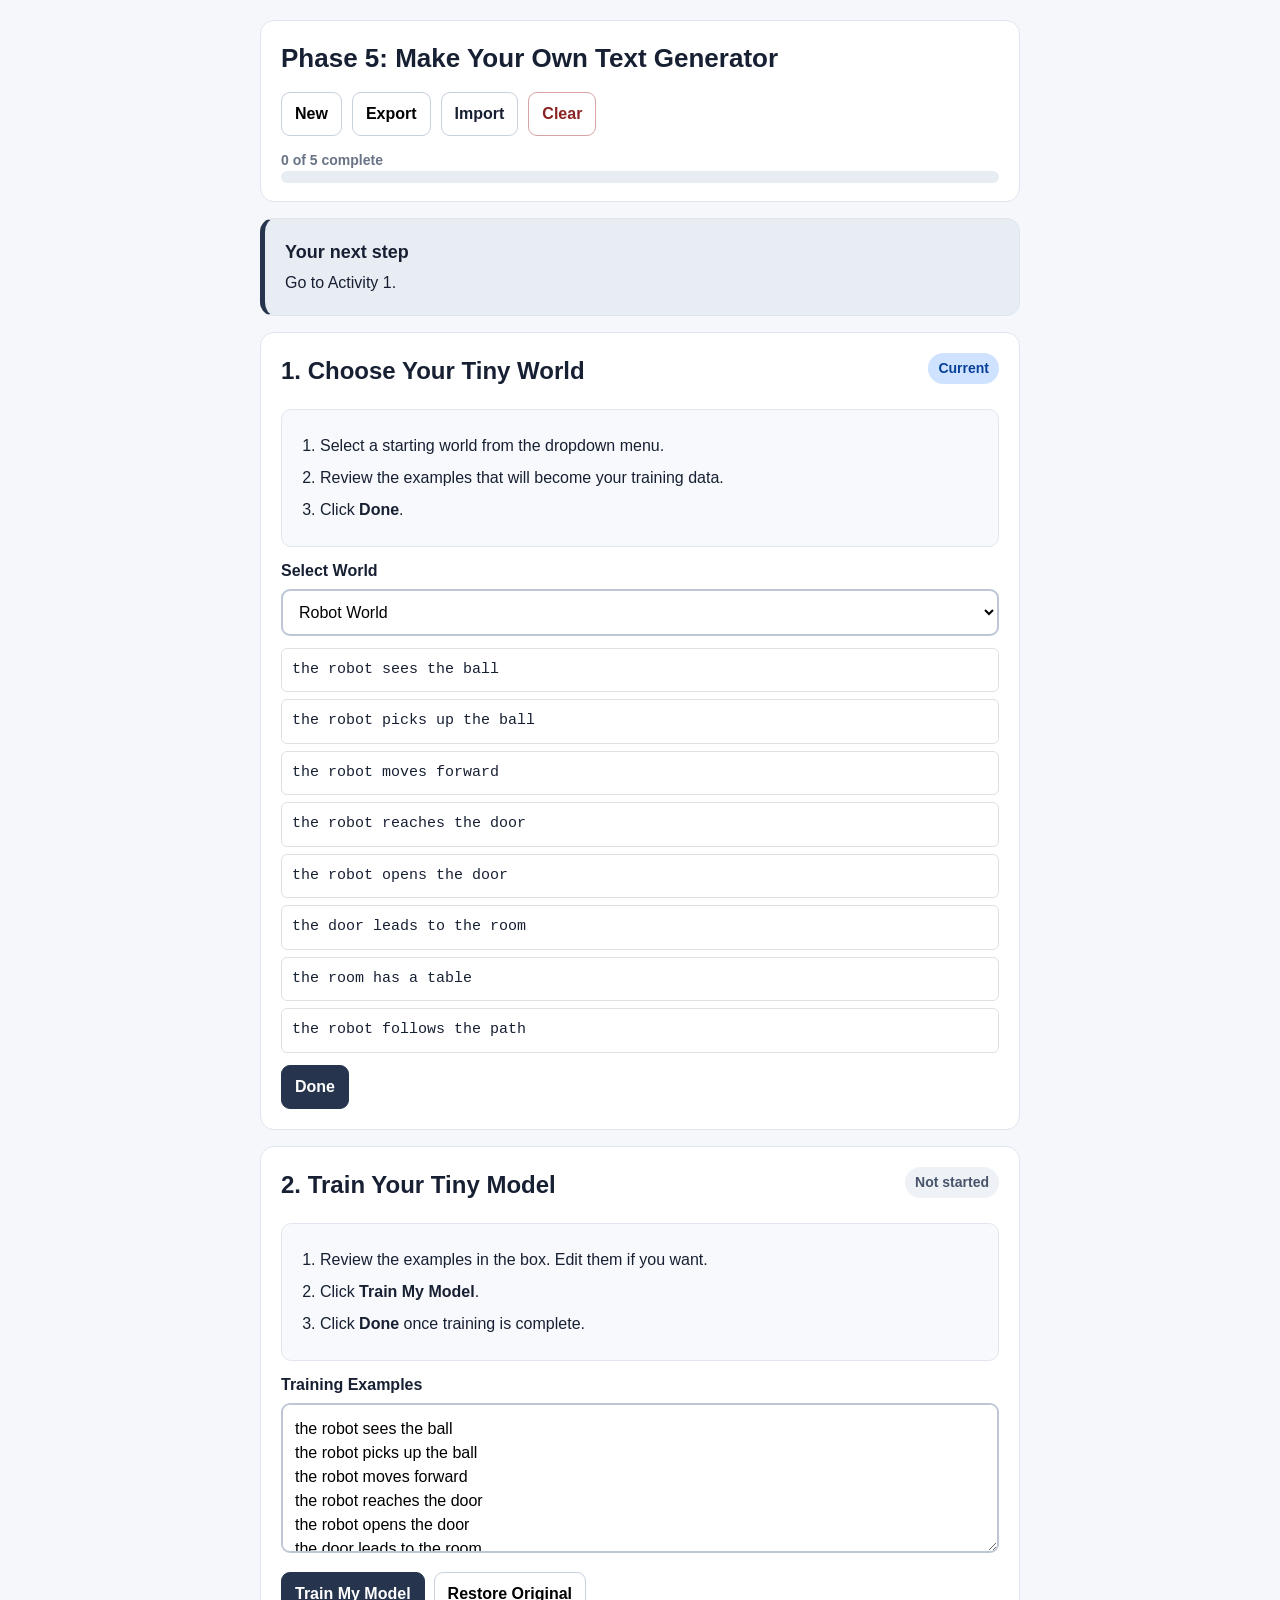
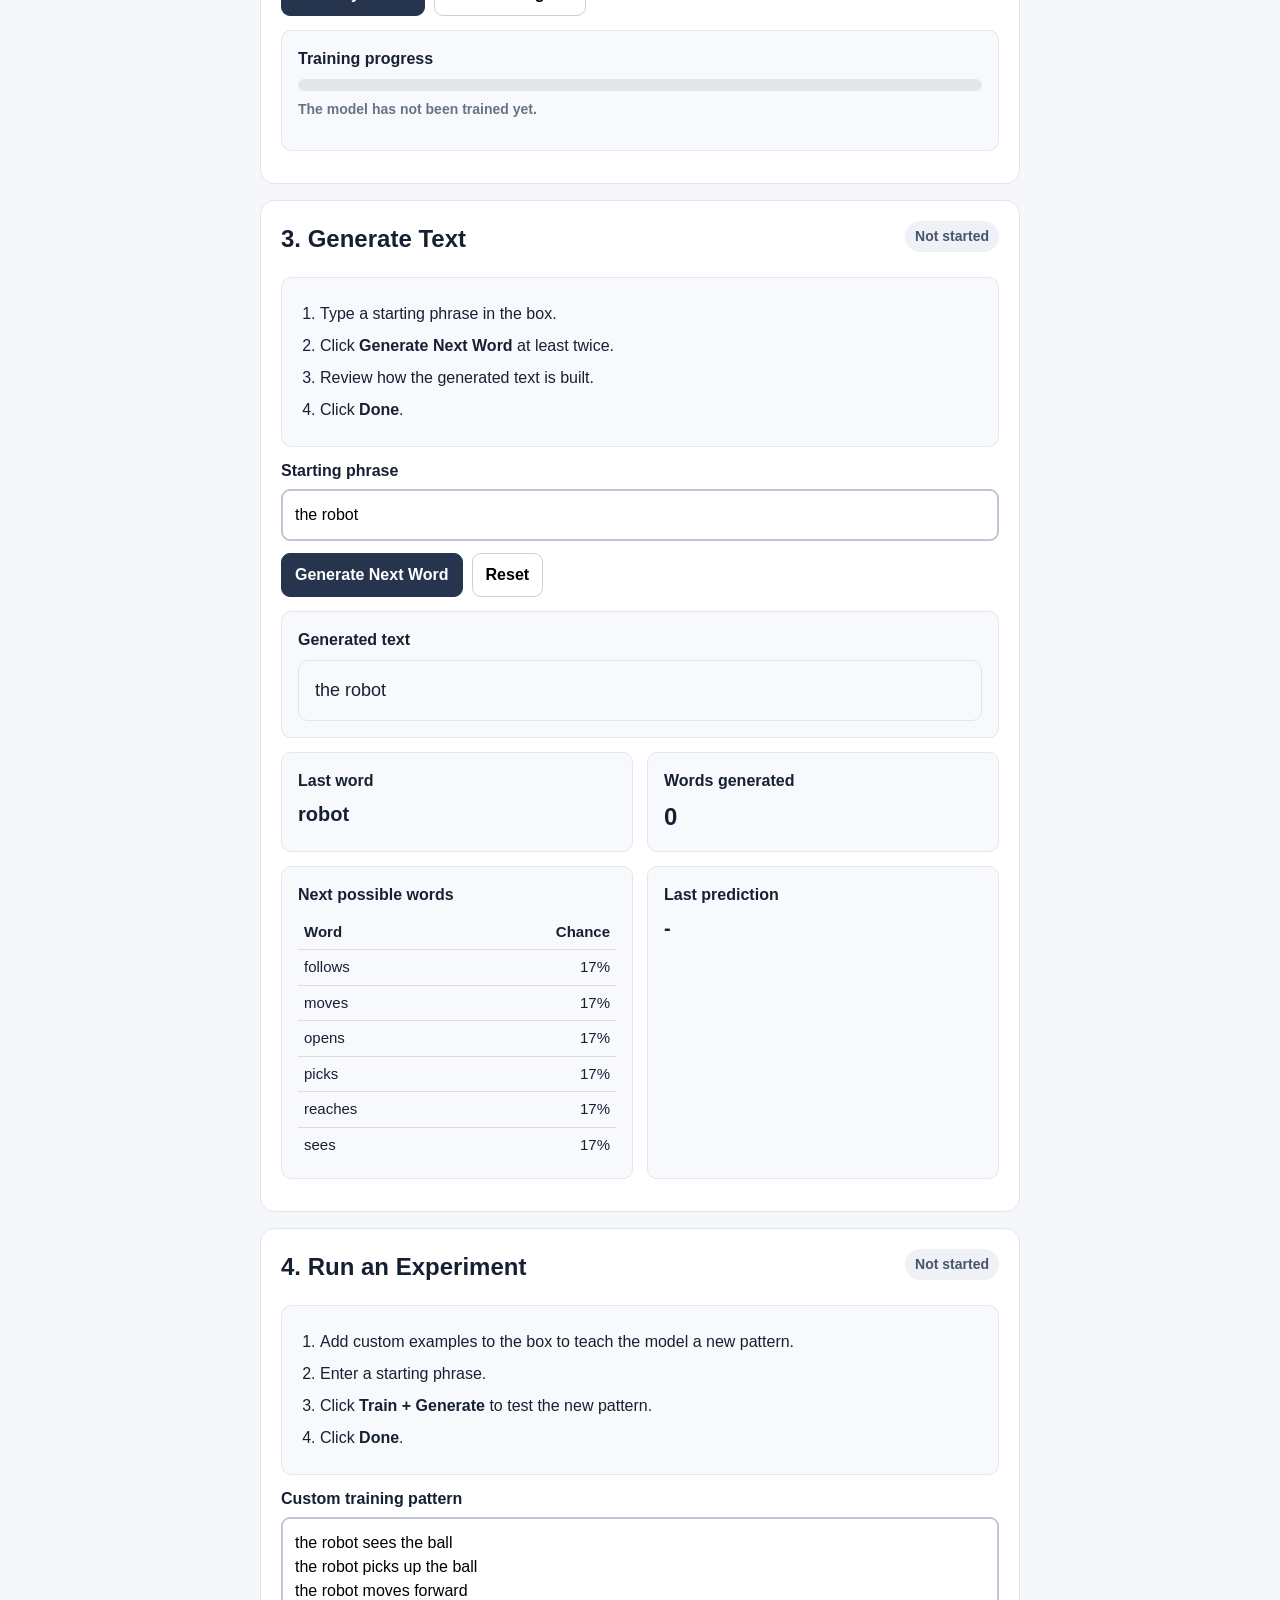
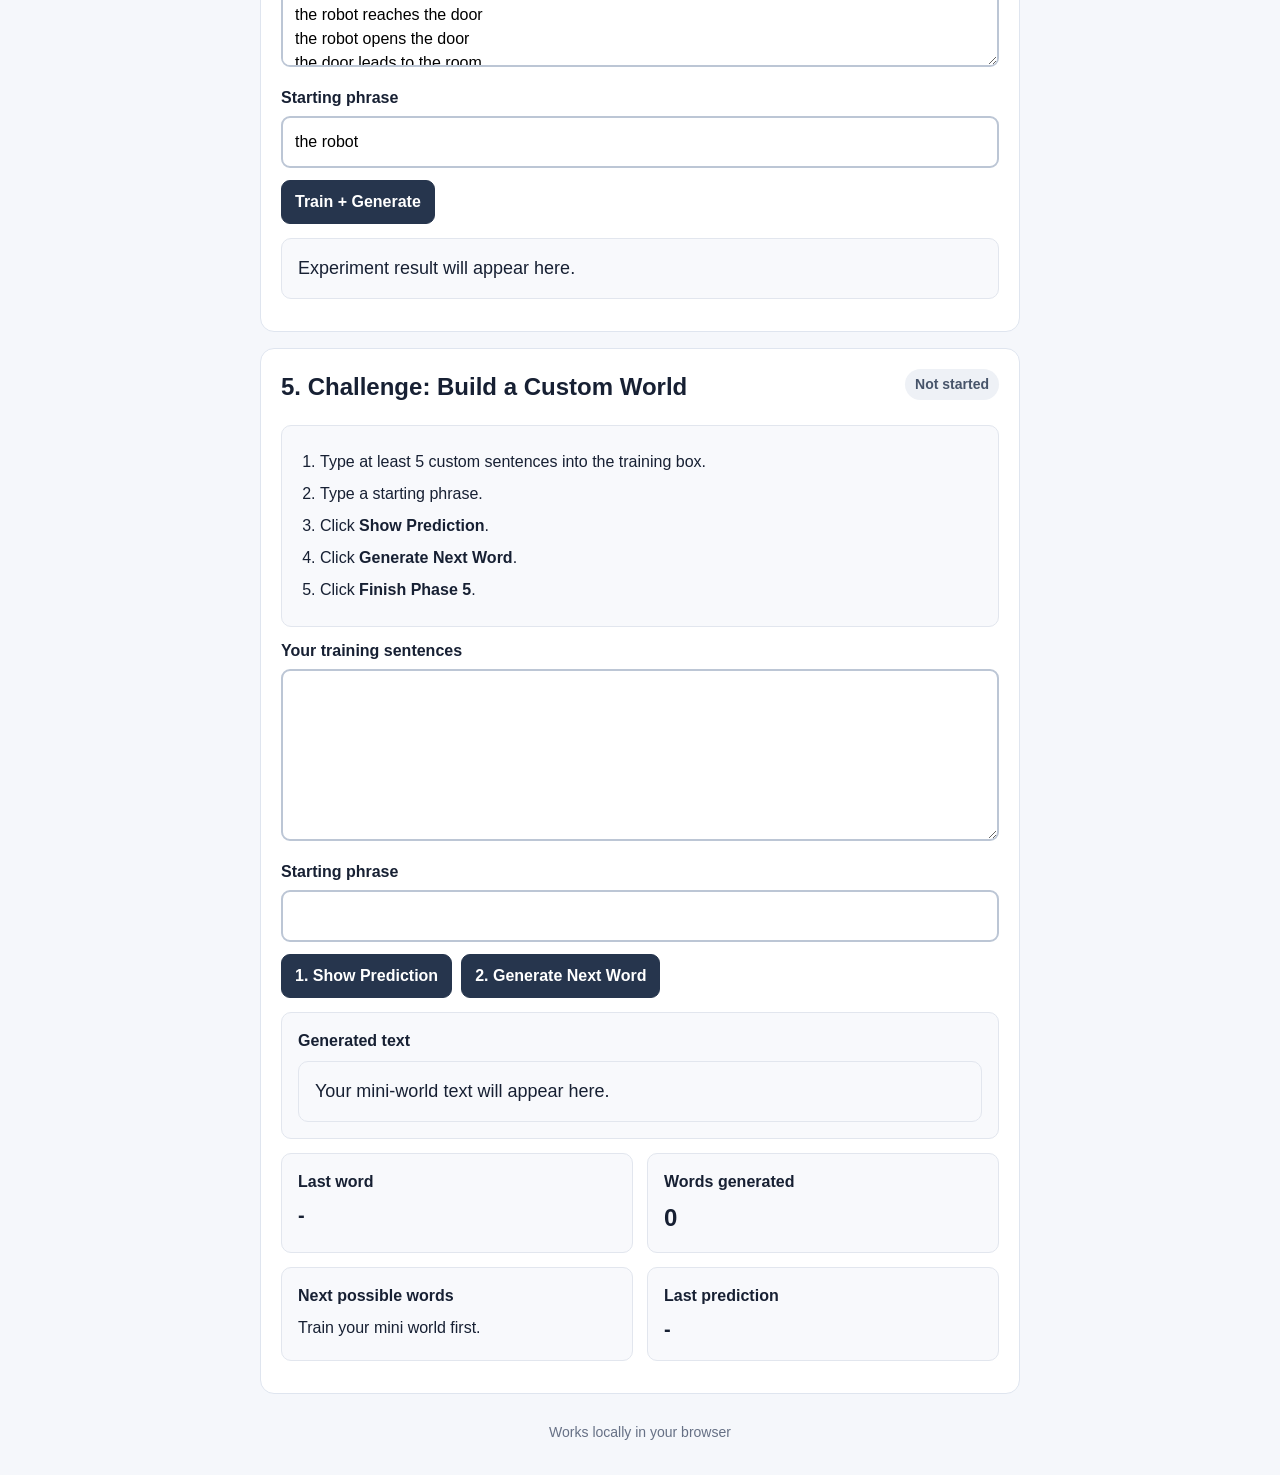
<file: ai-tokens/tokens-phase5.html>
<!doctype html>
<html lang="en">
<head>
<meta charset="utf-8">
<meta name="viewport" content="width=device-width,initial-scale=1">
<title>Mini Language Model Lab - Phase 5</title>
<style>
*{box-sizing:border-box}
body{margin:0;font-family:Arial,Helvetica,sans-serif;background:#f5f7fb;color:#172033;line-height:1.5;font-size:16px}
button,input,textarea,select{font:inherit}
button{cursor:pointer}
.app{max-width:800px;margin:0 auto;padding:20px}
header{background:white;border:1px solid #dfe5ef;border-radius:14px;padding:18px 20px;margin-bottom:16px}
h1,h2,h3{margin-top:0}
h1{font-size:26px;margin-bottom:4px}
.subtitle{margin:0;color:#5b6577}
.topbar{display:flex;gap:10px;flex-wrap:wrap;margin-top:14px}
.btn{border:1px solid #c8d0dd;background:white;border-radius:9px;padding:9px 13px;font-weight:bold;font-size:16px}
.btn.primary{background:#26354d;color:white;border-color:#26354d}
.btn.danger{border-color:#d6a4a4;color:#8a2222}
.progress{margin-top:14px}
.progressbar{height:12px;background:#e8ecf3;border-radius:99px;overflow:hidden}
.progressfill{height:100%;width:0;background:#26354d;transition:width .25s}
main{display:grid;grid-template-columns:1fr;gap:16px}
.card{background:white;border:1px solid #dfe5ef;border-radius:14px;padding:20px;margin-bottom:16px;transition:opacity 0.3s}
.next{border-left:5px solid #26354d; background:#e8ecf3}
.next strong{display:block;font-size:18px;margin-bottom:5px}
.step-title{display:flex;justify-content:space-between;align-items:flex-start;gap:10px}
.badge{font-size:14px;padding:5px 10px;border-radius:99px;background:#eef1f6;color:#47546a;white-space:nowrap;font-weight:bold;transition:all 0.3s}
.badge.active-badge{background:#cfe2ff;color:#084298}
.badge.complete-badge{background:#d1e7dd;color:#0f5132}
.instructions{background:#f8f9fc;border:1px solid #e2e6ee;border-radius:10px;padding:16px;font-size:16px}
.instructions ol{margin:8px 0 0;padding-left:22px}
.instructions li{margin-bottom:8px}
textarea,input,select{width:100%;border:2px solid #bcc6d5;border-radius:9px;padding:12px;background:#fff;font-size:16px}
textarea{min-height:150px;resize:vertical}
.label{font-weight:700;margin:12px 0 6px;display:block}
.row{display:flex;gap:9px;flex-wrap:wrap;margin-top:12px}

.grid{display:grid;grid-template-columns:repeat(auto-fit,minmax(250px,1fr));gap:14px;margin-top:12px}
.panel{background:#f8f9fc;border:1px solid #e2e6ee;border-radius:10px;padding:16px}
.stat{font-size:24px;font-weight:bold}

.bar{height:12px;background:#e3e7eb;border-radius:10px;overflow:hidden;margin-top:8px}
.bar span{display:block;height:100%;width:0;background:#4b74c6;transition:width 0.3s}

.output{background:#f8f9fc;border:1px solid #e2e6ee;border-radius:10px;padding:16px;margin-top:12px;font-size:18px;line-height:1.5}
.example{background:#fff;border:1px solid #dce1e5;border-radius:6px;padding:10px;margin:7px 0;font-family:monospace;font-size:15px}

.hidden{display:none}
.small{font-size:14px;color:#687386;font-weight:bold}
.complete{background:#f1f7f2;border:1px solid #c8dfcc;border-radius:10px;padding:24px;text-align:center}
footer{color:#667085;font-size:14px;text-align:center;padding:12px}
</style>
</head>
<body>
<div class="app">
<header>
  <h1>Phase 5: Make Your Own Text Generator</h1>
  <div class="topbar">
    <button class="btn" id="newBtn">New</button>
    <button class="btn" id="exportBtn">Export</button>
    <label class="btn">Import <input id="importInput" type="file" accept=".json" hidden></label>
    <button class="btn danger" id="clearBtn">Clear</button>
  </div>
  <div class="progress">
    <div class="small" id="progressText">0 of 5 complete</div>
    <div class="progressbar"><div class="progressfill" id="progressFill"></div></div>
  </div>
</header>

<main>
<section>
  <div class="card next">
    <strong id="nextTitle">Your next step</strong>
    <span id="nextText">Start with Activity 1.</span>
  </div>

  <div class="card" id="activity1">
    <div class="step-title"><div><h2>1. Choose Your Tiny World</h2></div><span class="badge" id="b1">Not started</span></div>
    <div class="instructions">
      <ol>
        <li>Select a starting world from the dropdown menu.</li>
        <li>Review the examples that will become your training data.</li>
        <li>Click <b>Done</b>.</li>
      </ol>
    </div>
    <label class="label">Select World</label>
    <select id="world" onchange="loadWorld()">
      <option value="robot">Robot World</option>
      <option value="animal">Animal World</option>
      <option value="space">Space World</option>
      <option value="fantasy">Fantasy World</option>
      <option value="weather">Weather World</option>
    </select>
    <div id="datasetPreview" style="margin-top:12px"></div>
    <div class="row">
      <button class="btn primary" id="done1">Done</button>
    </div>
  </div>

  <div class="card" id="activity2">
    <div class="step-title"><div><h2>2. Train Your Tiny Model</h2></div><span class="badge" id="b2">Not started</span></div>
    <div class="instructions">
      <ol>
        <li>Review the examples in the box. Edit them if you want.</li>
        <li>Click <b>Train My Model</b>.</li>
        <li>Click <b>Done</b> once training is complete.</li>
      </ol>
    </div>
    <label class="label" for="training">Training Examples</label>
    <textarea id="training"></textarea>
    <div class="row">
      <button class="btn primary" onclick="train()">Train My Model</button>
      <button class="btn" onclick="restoreData()">Restore Original</button>
    </div>
    <div class="panel" style="margin-top:14px">
      <b>Training progress</b>
      <div class="bar"><span id="trainbar"></span></div>
      <p id="trainstatus" class="small" style="margin-top:8px">The model has not been trained yet.</p>
    </div>
    <div class="row">
      <button class="btn hidden" id="done2">Done</button>
    </div>
  </div>

  <div class="card" id="activity3">
    <div class="step-title"><div><h2>3. Generate Text</h2></div><span class="badge" id="b3">Not started</span></div>
    <div class="instructions">
      <ol>
        <li>Type a starting phrase in the box.</li>
        <li>Click <b>Generate Next Word</b> at least twice.</li>
        <li>Review how the generated text is built.</li>
        <li>Click <b>Done</b>.</li>
      </ol>
    </div>
    <label class="label" for="prompt">Starting phrase</label>
    <input id="prompt" placeholder="For example: the robot">
    <div class="row">
      <button class="btn primary" id="generateNextWordBtn" type="button">Generate Next Word</button>
      <button class="btn" id="resetGeneratedBtn" type="button">Reset</button>
    </div>
    
    <div class="panel" style="margin-top:14px">
      <b>Generated text</b>
      <div class="output" id="output" style="margin-top:8px">the robot</div>
    </div>
    
    <div class="grid" style="margin-top:14px">
      <div class="panel">
        <b>Last word</b>
        <div id="lastWord" style="margin-top:6px;font-size:20px;font-weight:bold">-</div>
      </div>
      <div class="panel">
        <b>Words generated</b>
        <div class="stat" id="wordCount" style="margin-top:6px">0</div>
      </div>
    </div>
    
    <div class="grid" style="margin-top:14px">
      <div class="panel">
        <b>Next possible words</b>
        <div id="nextPossibleWords" style="margin-top:8px">Train the model first.</div>
      </div>
      <div class="panel">
        <b>Last prediction</b>
        <div id="lastPrediction" style="margin-top:6px;font-size:20px;font-weight:bold">-</div>
      </div>
    </div>
    <div class="row">
      <button class="btn hidden" id="done3">Done</button>
    </div>
  </div>

  <div class="card" id="activity4">
    <div class="step-title"><div><h2>4. Run an Experiment</h2></div><span class="badge" id="b4">Not started</span></div>
    <div class="instructions">
      <ol>
        <li>Add custom examples to the box to teach the model a new pattern.</li>
        <li>Enter a starting phrase.</li>
        <li>Click <b>Train + Generate</b> to test the new pattern.</li>
        <li>Click <b>Done</b>.</li>
      </ol>
    </div>
    <label class="label" for="experimentData">Custom training pattern</label>
    <textarea id="experimentData"></textarea>
    
    <label class="label" for="experimentPrompt">Starting phrase</label>
    <input id="experimentPrompt" placeholder="For example: the robot">
    
    <div class="row">
      <button class="btn primary" onclick="experimentTrainGenerate()">Train + Generate</button>
    </div>
    <div class="output" id="experimentOutput" style="margin-top:14px">Experiment result will appear here.</div>
    <div class="row">
      <button class="btn hidden" id="done4">Done</button>
    </div>
  </div>

  <div class="card" id="activity5">
    <div class="step-title"><div><h2>5. Challenge: Build a Custom World</h2></div><span class="badge" id="b5">Not started</span></div>
    <div class="instructions">
      <ol>
        <li>Type at least 5 custom sentences into the training box.</li>
        <li>Type a starting phrase.</li>
        <li>Click <b>Show Prediction</b>.</li>
        <li>Click <b>Generate Next Word</b>.</li>
        <li>Click <b>Finish Phase 5</b>.</li>
      </ol>
    </div>
    <label class="label" for="challengeData">Your training sentences</label>
    <textarea id="challengeData" rows="6"></textarea>
    <label class="label" for="challengePrompt">Starting phrase</label>
    <input id="challengePrompt">
    
    <div class="row">
      <button class="btn primary" id="challengeShowPredictionBtn" type="button">1. Show Prediction</button>
      <button class="btn primary" id="challengeNextBtn" type="button">2. Generate Next Word</button>
    </div>
    
    <div class="panel" style="margin-top:14px">
      <b>Generated text</b>
      <div class="output" id="challengeOutput" style="margin-top:8px">Your mini-world text will appear here.</div>
    </div>
    
    <div class="grid" style="margin-top:14px">
      <div class="panel"><b>Last word</b><div id="challengeLastWord" style="margin-top:6px;font-size:20px;font-weight:bold">-</div></div>
      <div class="panel"><b>Words generated</b><div class="stat" id="challengeWordCount" style="margin-top:6px">0</div></div>
    </div>
    
    <div class="grid" style="margin-top:14px">
      <div class="panel"><b>Next possible words</b>
      <div id="challengeChoices" style="margin-top:8px">Train your mini world first.</div></div>
      <div class="panel"><b>Last prediction</b><div id="challengeLastPrediction" style="margin-top:6px;font-size:20px;font-weight:bold">-</div></div>
    </div>
    
    <div id="challengeFeedback" class="small" style="margin-top:12px"></div>
    <div class="row">
      <button class="btn hidden" id="done5">Finish Phase 5</button>
    </div>
  </div>

  <div class="card hidden" id="completeCard">
    <div class="complete">
      <h2>Phase 5 complete!</h2>
      <p>Language models use patterns and context to generate text one word at a time.</p>
    </div>
  </div>
</section>
</main>
<footer>Works locally in your browser</footer>
</div>

<script>
const KEY="miniLLMLab_phase5_v2";
let state=load();

function defaults(){
  return{ completed:[false,false,false,false,false] };
}
function load(){
  try{
    let x=localStorage.getItem(KEY);
    return x ? {...defaults(),...JSON.parse(x)} : defaults()
  }catch{return defaults()}
}
function save(){
  localStorage.setItem(KEY,JSON.stringify(state));
  progress();
}

function progress(){
  let n=state.completed.filter(Boolean).length;
  document.getElementById("progressText").textContent=n+" of 5 complete";
  document.getElementById("progressFill").style.width=(n*20)+"%";
  
  let next=state.completed.findIndex(x=>!x);
  
  for(let i=1;i<=5;i++){
    let b=document.getElementById("b"+i);
    let card=document.getElementById("activity"+i);
    if (!b) continue;
    b.classList.remove("active-badge", "complete-badge");
    
    if(state.completed[i-1]){
      b.textContent="Complete";
      b.classList.add("complete-badge");
      if(card) card.style.opacity="0.6";
    }else if(i-1 === next){
      b.textContent="Current";
      b.classList.add("active-badge");
      if(card) card.style.opacity="1";
    }else{
      b.textContent="Not started";
      if(card) card.style.opacity="1";
    }
  }
  
  if(next<0){
    document.getElementById("nextTitle").textContent="All done!";
    document.getElementById("nextText").textContent="You completed Phase 5.";
  }else{
    document.getElementById("nextTitle").textContent="Your next step";
    document.getElementById("nextText").textContent="Go to Activity "+(next+1)+".";
  }
}

function mark(i){
  state.completed[i-1]=true;
  save();
  
  setTimeout(()=>{
    if(i < 5){
      const nextCard = document.getElementById("activity" + (i + 1));
      if(nextCard) nextCard.scrollIntoView({behavior: "smooth", block: "start"});
    } else {
      const endCard = document.getElementById("completeCard");
      if(endCard) endCard.scrollIntoView({behavior: "smooth", block: "start"});
    }
  }, 150);
}

function normalizeTrainingText(text) {
  return String(text || "").replace(/\\n/g, "\n").replace(/\r\n?/g, "\n");
}
function getTrainingLines(text) {
  return normalizeTrainingText(text).split("\n").map(s => s.trim()).filter(Boolean);
}

const worlds={
  robot:["the robot sees the ball","the robot picks up the ball","the robot moves forward","the robot reaches the door","the robot opens the door","the door leads to the room","the room has a table","the robot follows the path"],
  animal:["the cat likes milk","the cat eats fish","the cat is small","the dog likes bones","the dog eats meat","the dog is big","the bird likes seeds","the bird eats worms","the bird is small"],
  space:["the sun is hot","the sun is bright","the moon is round","the moon is white","mars is red","mars is cold","earth is blue","earth is round"],
  fantasy:["the dragon lives in the cave","the dragon breathes fire","the wizard lives in the tower","the wizard uses magic","the knight rides a horse","the knight carries a sword","the castle has a gate","the castle has a tower"],
  weather:["the sky is blue","the sky is cloudy","the rain is wet","the rain is cold","the sun is bright","the sun is hot","the wind is strong","the wind is cold"]
};
const startingPhrases={robot:"the robot", animal:"the cat", space:"the sun", fantasy:"the dragon", weather:"the rain"};

let model=null;
let a3GeneratedText="";
let a3GeneratedCount=0;

function currentData(){
  return getTrainingLines(document.getElementById("training").value).map(x=>x.trim().toLowerCase()).filter(Boolean);
}

function restoreData(){
  const world=document.getElementById("world").value;
  const d=worlds[world].join("\n");
  document.getElementById("training").value=d;
  document.getElementById("experimentData").value=d;
  const experimentPrompt=document.getElementById("experimentPrompt");
  if(experimentPrompt){
    const ex=startingPhrases[world]||"the robot";
    experimentPrompt.value=ex;
    experimentPrompt.placeholder="For example: "+ex;
  }
  const p=document.getElementById("prompt");
  const example=startingPhrases[world]||"the robot";
  if(p){p.value=example;p.placeholder="For example: "+example;}
  model=null;
  a3GeneratedText=example;
  a3GeneratedCount=0;
  
  if(document.getElementById("output")) document.getElementById("output").textContent=example;
  if(document.getElementById("lastWord")) document.getElementById("lastWord").textContent=example.split(/\s+/).pop();
  if(document.getElementById("wordCount")) document.getElementById("wordCount").textContent="0";
  if(document.getElementById("lastPrediction")) document.getElementById("lastPrediction").textContent="-";
  
  renderNextOptions();
  document.getElementById("trainbar").style.width="0%";
  document.getElementById("trainstatus").textContent="The model has not been trained yet.";
}

function loadWorld(){
  restoreData();
  document.getElementById("datasetPreview").innerHTML=worlds[document.getElementById("world").value].map(x=>`<div class="example">${x}</div>`).join("");
}

function buildModel(lines){
  const next={};
  lines.forEach(line=>{
    const w=line.toLowerCase().replace(/[^a-z0-9' ]/g,"").split(/\s+/).filter(Boolean);
    for(let i=0;i<w.length-1;i++){if(!next[w[i]])next[w[i]]={};next[w[i]][w[i+1]]=(next[w[i]][w[i+1]]||0)+1;}
  });
  return next;
}

function buildTwoWordModel(lines){
  const m={};
  for(const line of lines){
    const words=String(line).toLowerCase().replace(/[^a-z0-9' ]/g,"").split(/\s+/).filter(Boolean);
    for(let i=0;i<words.length-2;i++){
      const key=words[i]+" "+words[i+1];
      if(!m[key])m[key]={};
      m[key][words[i+2]]=(m[key][words[i+2]]||0)+1;
    }
  }
  return m;
}

function buildOneWordModel(lines){
  const m={};
  for(const line of lines){
    const words=String(line).toLowerCase().replace(/[^a-z0-9' ]/g,"").split(/\s+/).filter(Boolean);
    for(let i=0;i<words.length-1;i++){
      const key=words[i];
      if(!m[key])m[key]={};
      m[key][words[i+1]]=(m[key][words[i+1]]||0)+1;
    }
  }
  return m;
}

function train(){
  const lines=currentData(); 
  model=buildModel(lines);
  const bar=document.getElementById("trainbar"), status=document.getElementById("trainstatus");
  bar.style.width="20%";status.textContent="Reading training examples...";
  setTimeout(()=>{bar.style.width="65%";status.textContent="Learning word patterns...";},300);
  setTimeout(()=>{
    bar.style.width="100%";
    status.textContent=`Training complete. Learned patterns from ${lines.length} examples.`;
    document.getElementById("done2").classList.remove("hidden");
  },700);
  localStorage.setItem("phase5_data",lines.join("\n"));
}

function getNextOptions(text){
  const words=String(text||"").toLowerCase().replace(/[^a-z0-9' ]/g,"").split(/\s+/).filter(Boolean);
  if(words.length===0)return [];

  const lines=currentData();
  let opts=null;

  if(words.length>=2){
    const model2=buildTwoWordModel(lines);
    const key=words[words.length-2]+" "+words[words.length-1];
    opts=model2[key]||null;
  }else{
    const model1=buildOneWordModel(lines);
    opts=model1[words[0]]||null;
  }

  if(!opts)return [];
  const total=Object.values(opts).reduce((a,b)=>a+b,0);
  return Object.entries(opts)
    .map(([word,count])=>({word,count,pct:count/total*100}))
    .sort((a,b)=>b.count-a.count || a.word.localeCompare(b.word));
}

function renderNextOptions(){
  const el=document.getElementById("nextPossibleWords");
  const opts=getNextOptions(a3GeneratedText||document.getElementById("prompt").value);
  if(!opts.length){
    el.textContent="No learned next word for the current context.";
    return;
  }
  el.innerHTML='<table style="width:100%;border-collapse:collapse;font-size:15px"><thead><tr><th style="text-align:left;padding:6px">Word</th><th style="text-align:right;padding:6px">Chance</th></tr></thead><tbody>'+
    opts.slice(0,8).map(x=>'<tr><td style="padding:6px;border-top:1px solid #ddd">'+escapeHtmlA3(x.word)+'</td><td style="text-align:right;padding:6px;border-top:1px solid #ddd">'+x.pct.toFixed(0)+'%</td></tr>').join('')+
    '</tbody></table>';
}

function syncA3Prompt(){
  const p=document.getElementById("prompt");
  if(!p)return;
  a3GeneratedText=p.value.trim().toLowerCase();
  a3GeneratedCount=0;
  document.getElementById("output").textContent=a3GeneratedText||"-";
  const words=a3GeneratedText.split(/\s+/).filter(Boolean);
  document.getElementById("lastWord").textContent=words[words.length-1]||"-";
  document.getElementById("wordCount").textContent="0";
  document.getElementById("lastPrediction").textContent="-";
  renderNextOptions();
}

function resetGeneratedText(){
  const p=document.getElementById("prompt"); 
  a3GeneratedText=(p.value.trim()||startingPhrases[document.getElementById("world").value]||"the robot").toLowerCase();
  a3GeneratedCount=0;
  document.getElementById("output").textContent=a3GeneratedText;
  const w=a3GeneratedText.split(/\s+/).filter(Boolean);
  document.getElementById("lastWord").textContent=w[w.length-1]||"-";
  document.getElementById("wordCount").textContent="0";
  document.getElementById("lastPrediction").textContent="-";
  renderNextOptions();
}

function generateNextWord(){
  if(!model){train();}
  const typedPrompt=document.getElementById("prompt").value.trim().toLowerCase();
  if(typedPrompt && (a3GeneratedCount===0 || typedPrompt!==a3GeneratedText.slice(0, typedPrompt.length))){
    a3GeneratedText=typedPrompt;
    a3GeneratedCount=0;
  }
  if(!a3GeneratedText)resetGeneratedText();

  const opts=getNextOptions(a3GeneratedText);
  if(!opts.length){
    document.getElementById("lastPrediction").textContent="-";
    return;
  }

  const total=opts.reduce((a,b)=>a+b.count,0);
  let r=Math.random()*total, chosen=opts[0].word;
  for(const x of opts){
    r-=x.count;
    if(r<0){chosen=x.word;break;}
  }

  a3GeneratedText+=" "+chosen;
  a3GeneratedCount++;

  document.getElementById("output").textContent=a3GeneratedText;
  const w=a3GeneratedText.split(/\s+/).filter(Boolean);
  document.getElementById("lastWord").textContent=w[w.length-1];
  document.getElementById("wordCount").textContent=String(a3GeneratedCount);
  document.getElementById("lastPrediction").textContent=chosen;
  renderNextOptions();
  
  if(a3GeneratedCount >= 2){
    document.getElementById("done3").classList.remove("hidden");
  }
}

function escapeHtmlA3(s){
  return String(s).replace(/[&<>"']/g,c=>({"&":"&amp;","<":"&lt;",">":"&gt;","\"":"&quot;","'":"&#39;"}[c]));
}

// Activity 4 Experiment Logic
function nextOptionsFromLines(text,lines){
  const words=String(text||"").toLowerCase().replace(/[^a-z0-9' ]/g,"").split(/\s+/).filter(Boolean);
  if(words.length===0)return [];
  let opts=null;
  if(words.length>=2){
    const model2=buildTwoWordModel(lines);
    const key=words[words.length-2]+" "+words[words.length-1];
    opts=model2[key]||null;
  }else{
    const model1=buildOneWordModel(lines);
    opts=model1[words[0]]||null;
  }
  if(!opts)return [];
  const total=Object.values(opts).reduce((a,b)=>a+b,0);
  return Object.entries(opts).map(([word,count])=>({word,count,pct:count/total*100})).sort((a,b)=>b.count-a.count || a.word.localeCompare(b.word));
}

function generateFromLines(prompt,lines,steps=10){
  let words=prompt.toLowerCase().replace(/[^a-z0-9' ]/g,"").split(/\s+/).filter(Boolean);
  let generated=0;
  for(let i=0;i<steps;i++){
    const opts=nextOptionsFromLines(words.join(" "),lines);
    if(!opts.length)break;
    words.push(opts[0].word);
    generated++;
  }
  return {text:words.join(" "),generated};
}

function experimentTrainGenerate(){
  const lines=getTrainingLines(document.getElementById("experimentData").value).map(x=>x.toLowerCase());
  const feedback=document.getElementById("experimentOutput");
  if(lines.length<5){
    feedback.textContent="Add at least 5 training examples before running the experiment.";
    return;
  }

  const world=document.getElementById("world").value;
  const defaultPrompt=startingPhrases[world]||"the robot";
  const input=document.getElementById("experimentPrompt");
  const p=(input.value.trim().toLowerCase()||defaultPrompt);
  input.value=p;

  const r=generateFromLines(p,lines,12);
  feedback.innerHTML="<b>Experiment result</b><br>"+escapeHtmlA3(r.text);
  document.getElementById("done4").classList.remove("hidden");
}

// Activity 5 Challenge Logic
let challengeModelV7=null;
let challengeTextV7="";
let challengeCountV7=0;

function challengeLinesV7(){
  const t=document.getElementById("challengeData");
  return String(t?t.value:"").replace(/\\n/g,"\n").replace(/\r\n?/g,"\n").split("\n").map(s=>s.trim().toLowerCase()).filter(Boolean);
}

function buildChallengeModelV7(lines){
  const m={};
  for(const line of lines){
    const w=line.replace(/[^a-z0-9' ]/g,"").split(/\s+/).filter(Boolean);
    for(let i=0;i<w.length-2;i++){
      const k=w[i]+" "+w[i+1];
      if(!m[k])m[k]={};
      m[k][w[i+2]]=(m[k][w[i+2]]||0)+1;
    }
  }
  return m;
}
function buildChallengeOneWordModelV7(lines){
  const m={};
  for(const line of lines){
    const w=line.replace(/[^a-z0-9' ]/g,"").split(/\s+/).filter(Boolean);
    for(let i=0;i<w.length-1;i++){
      const k=w[i];
      if(!m[k])m[k]={};
      m[k][w[i+1]]=(m[k][w[i+1]]||0)+1;
    }
  }
  return m;
}
function challengeOptionsV7(){
  const w=(challengeTextV7||"").replace(/[^a-z0-9' ]/g,"").split(/\s+/).filter(Boolean);
  if(!challengeModelV7||w.length===0)return [];
  let o=null;
  if(w.length>=2){
    const key=w[w.length-2]+" "+w[w.length-1];
    o=challengeModelV7[key]||null;
  }else{
    const one=buildChallengeOneWordModelV7(challengeLinesV7());
    o=one[w[0]]||null;
  }
  if(!o)return [];
  const total=Object.values(o).reduce((a,b)=>a+b,0);
  return Object.entries(o).map(([word,count])=>({word,count,pct:100*count/total})).sort((a,b)=>b.count-a.count || a.word.localeCompare(b.word));
}
function renderChallengeV7(){
  const out=document.getElementById("challengeOutput"), last=document.getElementById("challengeLastWord");
  const count=document.getElementById("challengeWordCount"), lp=document.getElementById("challengeLastPrediction");
  const choices=document.getElementById("challengeChoices");
  out.textContent=challengeTextV7||"Your mini-world text will appear here.";
  const w=(challengeTextV7||"").split(/\s+/).filter(Boolean);
  last.textContent=w[w.length-1]||"-";
  count.textContent=String(challengeCountV7);
  
  const opts=challengeOptionsV7();
  if(!opts.length){
    choices.textContent="No learned next word for the current context.";
    return;
  }
  choices.innerHTML='<table style="width:100%;border-collapse:collapse;font-size:15px"><thead><tr><th style="text-align:left;padding:6px">Word</th><th style="text-align:right;padding:6px">Chance</th></tr></thead><tbody>'+opts.slice(0,8).map(x=>'<tr><td style="padding:6px;border-top:1px solid #ddd">'+x.word+'</td><td style="text-align:right;padding:6px;border-top:1px solid #ddd">'+x.pct.toFixed(0)+'%</td></tr>').join('')+'</tbody></table>';
}

function showPredictionV7(){
  const lines=challengeLinesV7(), fb=document.getElementById("challengeFeedback");
  if(lines.length<5){fb.textContent="Add at least 5 training sentences before showing a prediction.";return;}
  const prompt=document.getElementById("challengePrompt").value.trim().toLowerCase();
  if(prompt.split(/\s+/).filter(Boolean).length<1){fb.textContent="Enter at least one word in Starting phrase.";return;}
  
  challengeModelV7=buildChallengeModelV7(lines);
  challengeTextV7=prompt;
  challengeCountV7=0;
  document.getElementById("challengeLastPrediction").textContent="-";
  renderChallengeV7();
  
  const opts=challengeOptionsV7();
  fb.textContent=opts.length ? "Prediction shown. Click 2. Generate Next Word." : "No learned next word for this starting phrase.";
}

function generateChallengeNextV7(){
  if(!challengeModelV7){showPredictionV7();if(!challengeModelV7)return;}
  const opts=challengeOptionsV7(),fb=document.getElementById("challengeFeedback");
  if(!opts.length){fb.textContent="No learned next word for this ending.";renderChallengeV7();return;}
  
  const total=opts.reduce((a,b)=>a+b.count,0);
  let r=Math.random()*total,chosen=opts[0].word;
  for(const x of opts){r-=x.count;if(r<0){chosen=x.word;break;}}
  
  challengeTextV7+=" "+chosen;
  challengeCountV7++;
  document.getElementById("challengeLastPrediction").textContent=chosen;
  fb.textContent="";
  renderChallengeV7();
  document.getElementById("done5").classList.remove("hidden");
}

// Attach Event Listeners
document.getElementById("done1").onclick=()=>{mark(1);document.getElementById("done1").textContent="Done"};
document.getElementById("done2").onclick=()=>{mark(2);document.getElementById("done2").textContent="Done"};
document.getElementById("done3").onclick=()=>{mark(3);document.getElementById("done3").textContent="Done"};
document.getElementById("done4").onclick=()=>{mark(4);document.getElementById("done4").textContent="Done"};
document.getElementById("done5").onclick=()=>{mark(5);document.getElementById("done5").textContent="Done";document.getElementById("completeCard").classList.remove("hidden")};

document.getElementById("generateNextWordBtn").addEventListener("click",generateNextWord);
document.getElementById("resetGeneratedBtn").addEventListener("click",resetGeneratedText);
document.getElementById("prompt").addEventListener("input",syncA3Prompt);
document.getElementById("challengeShowPredictionBtn").addEventListener("click",showPredictionV7);
document.getElementById("challengeNextBtn").addEventListener("click",generateChallengeNextV7);

// Topbar Utility Logic
document.getElementById("newBtn").onclick=()=>{state=defaults();save();location.reload()};
document.getElementById("clearBtn").onclick=()=>{localStorage.removeItem(KEY);location.reload()};
document.getElementById("exportBtn").onclick=()=>{
  let a=document.createElement("a");
  a.href=URL.createObjectURL(new Blob([JSON.stringify(state,null,2)],{type:"application/json"}));
  a.download="mini-llm-phase5.json";
  a.click();
};
document.getElementById("importInput").onchange=e=>{
  let f=e.target.files[0];
  if(!f)return;
  let r=new FileReader();
  r.onload=()=>{
    try{
      let x=JSON.parse(r.result);
      state={...defaults(),...x};
      save();
      location.reload();
    }catch{alert("Error importing file.");}
  };
  r.readAsText(f);
};

// Initialization
function init(){
  loadWorld();
  const saved=localStorage.getItem("phase5_data");
  if(saved)document.getElementById("training").value=saved;
  document.getElementById("experimentData").value=document.getElementById("training").value;
  progress();
  if(state.completed.every(Boolean)) document.getElementById("completeCard").classList.remove("hidden");
}
init();
</script>
</body>
</html>
</file>
<file: ai_word_predictor/style.css>
body {
    font-family: 'Comic Sans MS', cursive, sans-serif;
    background-color: #f0f8ff;
    color: #333;
    margin: 0;
    padding: 20px;
    display: flex;
    justify-content: center;
}

.container {
    max-width: 800px;
    width: 100%;
    background: white;
    padding: 30px;
    border-radius: 20px;
    box-shadow: 0 10px 20px rgba(0,0,0,0.1);
    text-align: center;
}

h1 {
    color: #4a90e2;
}

.controls {
    display: flex;
    flex-direction: column;
    gap: 15px;
    margin-bottom: 20px;
    align-items: center;
}

select {
    font-size: 18px;
    padding: 10px;
    border-radius: 10px;
    border: 2px solid #4a90e2;
    width: 100%;
    max-width: 400px;
}

.slider-container {
    display: flex;
    align-items: center;
    gap: 10px;
    font-size: 18px;
    background: #fff3e0;
    padding: 10px 20px;
    border-radius: 15px;
}

.sentence-display {
    font-size: 28px;
    font-weight: bold;
    margin: 20px 0 30px 0;
    min-height: 50px;
    padding: 20px;
    background: #e8f5e9;
    border-radius: 15px;
}

.blank {
    display: inline-block;
    min-width: 80px;
    border-bottom: 4px solid #333;
    color: #e91e63;
    padding: 0 10px;
    text-align: center;
}

.actions button {
    font-size: 20px;
    padding: 12px 25px;
    margin: 0 10px;
    border: none;
    border-radius: 30px;
    cursor: pointer;
    font-weight: bold;
    transition: transform 0.2s;
}

.actions button:active {
    transform: scale(0.95);
}

.primary-btn {
    background: #ff4081;
    color: white;
    box-shadow: 0 5px 15px rgba(255, 64, 129, 0.4);
}

.secondary-btn {
    background: #9c27b0;
    color: white;
    box-shadow: 0 5px 15px rgba(156, 39, 176, 0.4);
}

.word-grid {
    display: grid;
    grid-template-columns: repeat(auto-fill, minmax(80px, 1fr));
    gap: 10px;
    margin-top: 20px;
}

.word-box {
    background: #e0e0e0;
    padding: 10px;
    border-radius: 10px;
    font-size: 14px;
    font-weight: bold;
    transition: all 0.2s;
}

.word-box.scanning {
    background: #e0f7fa;
    transform: scale(1.1);
}

.word-box.chosen {
    background: #4caf50;
    color: white;
    transform: scale(1.2);
}

.word-box.alternative {
    background: #ffeb3b;
    color: #333;
    transform: scale(1.1);
}

.word-box .prob {
    display: block;
    font-size: 10px;
    color: #555;
    margin-top: 5px;
}

.word-box.chosen .prob {
    color: white;
}

.history-container {
    margin-top: 40px;
    padding: 20px;
    background: #fff9c4;
    border-radius: 15px;
    text-align: left;
}

.history-container h2 {
    color: #f57f17;
    margin-top: 0;
}

.history-list {
    list-style-type: none;
    padding: 0;
    max-height: 200px;
    overflow-y: auto;
}

.history-list li {
    background: white;
    margin: 8px 0;
    padding: 12px;
    border-radius: 8px;
    font-size: 16px;
    box-shadow: 0 2px 5px rgba(0,0,0,0.05);
    border-left: 4px solid #ff4081;
}
</file>
<file: game-asset-drop-test/styles.css>
/* Global Styling Reset & Variables */
:root {
    --bg-primary: #0a0b0e;
    --bg-secondary: #12141c;
    --bg-card: rgba(22, 25, 37, 0.75);
    --border-color: rgba(255, 255, 255, 0.08);
    --border-glow: rgba(0, 242, 254, 0.25);
    
    --text-primary: #f1f2f6;
    --text-secondary: #a4b0be;
    --text-muted: #747d8c;
    
    --accent-blue: #00f2fe;
    --accent-purple: #c56cf0;
    --accent-green: #2ed573;
    --accent-red: #ff4757;
    --accent-yellow: #ffa502;
    
    --font-heading: 'Press Start 2P', monospace;
    --font-body: 'Outfit', sans-serif;
    
    --transition-speed: 0.25s;
    --border-radius: 12px;
}

* {
    box-sizing: border-box;
    margin: 0;
    padding: 0;
}

body {
    background-color: var(--bg-primary);
    background-image: 
        radial-gradient(at 0% 0%, rgba(197, 108, 240, 0.08) 0px, transparent 50%),
        radial-gradient(at 100% 100%, rgba(0, 242, 254, 0.08) 0px, transparent 50%);
    color: var(--text-primary);
    font-family: var(--font-body);
    min-height: 100vh;
    line-height: 1.5;
    padding: 2rem 1rem;
    overflow-x: hidden;
}

.app-container {
    max-width: 1400px;
    margin: 0 auto;
    display: flex;
    flex-direction: column;
    gap: 2.5rem;
}

/* Header Styling */
.game-header {
    text-align: center;
    margin-bottom: 0.5rem;
}

.game-title {
    font-family: var(--font-heading);
    font-size: 2.5rem;
    font-weight: normal;
    background: linear-gradient(135deg, #ff4757, #ff7f50);
    -webkit-background-clip: text;
    -webkit-text-fill-color: transparent;
    text-shadow: 0 4px 12px rgba(255, 71, 87, 0.3);
    letter-spacing: 2px;
    margin-bottom: 1rem;
}

.game-subtitle {
    font-size: 1.15rem;
    color: var(--text-secondary);
    letter-spacing: 1.5px;
    text-transform: uppercase;
    font-weight: 500;
}

/* Main Layout Grid */
.game-main {
    display: grid;
    grid-template-columns: 1fr;
    gap: 2rem;
}

@media (min-width: 1100px) {
    .game-main {
        grid-template-columns: 800px minmax(0, 1fr);
    }
}

/* Left Panel - Game Screen Bezel & Arcade Styling */
.game-view-container {
    display: flex;
    flex-direction: column;
    gap: 1.5rem;
}

.arcade-cabinet {
    background: linear-gradient(145deg, #181b26, #0e1017);
    border: 3px solid #1e2230;
    border-radius: 20px;
    padding: 1.5rem;
    box-shadow: 
        0 20px 40px rgba(0, 0, 0, 0.5),
        inset 0 2px 5px rgba(255, 255, 255, 0.05),
        0 0 30px var(--border-glow);
    display: flex;
    flex-direction: column;
    gap: 1.5rem;
    position: relative;
}

.arcade-cabinet::after {
    content: '';
    position: absolute;
    top: 0; left: 0; right: 0; bottom: 0;
    border-radius: 20px;
    pointer-events: none;
    box-shadow: inset 0 0 20px rgba(0, 242, 254, 0.05);
}

.arcade-screen-bezel {
    background-color: #050608;
    padding: 1rem;
    border-radius: 12px;
    border: 2px solid #000;
    box-shadow: inset 0 0 15px rgba(0,0,0,0.9);
    overflow: hidden;
    display: flex;
    justify-content: center;
    align-items: center;
}

#gameCanvas {
    width: 100%;
    max-width: 800px;
    height: auto;
    background-color: #5c94fc; /* Classic Sky Blue fallback */
    border-radius: 4px;
    display: block;
    image-rendering: pixelated;
    image-rendering: crisp-edges;
    box-shadow: 0 0 20px rgba(0, 0, 0, 0.8);
}

/* Arcade Controls Panel Decoration */
.arcade-controls-deco {
    height: 45px;
    border-top: 2px dashed rgba(255, 255, 255, 0.1);
    display: flex;
    justify-content: space-between;
    align-items: center;
    padding-top: 1rem;
    padding-left: 2rem;
    padding-right: 2rem;
}

.joystick-container {
    width: 40px;
    height: 10px;
    background-color: #111;
    border-radius: 5px;
    position: relative;
}

.joystick-shaft {
    width: 8px;
    height: 30px;
    background: #555;
    position: absolute;
    bottom: 5px;
    left: 16px;
    border-radius: 4px;
    transform-origin: bottom center;
    transform: rotate(5deg);
    animation: joystick-wiggle 3s infinite ease-in-out;
}

.joystick-knob {
    width: 20px;
    height: 20px;
    background-color: var(--accent-red);
    border-radius: 50%;
    position: absolute;
    top: -15px;
    left: -6px;
    box-shadow: 0 2px 4px rgba(0,0,0,0.5), inset 0 3px 5px rgba(255,255,255,0.4);
}

@keyframes joystick-wiggle {
    0%, 100% { transform: rotate(5deg); }
    50% { transform: rotate(-5deg); }
}

.buttons-container {
    display: flex;
    gap: 0.8rem;
}

.arcade-btn {
    width: 18px;
    height: 18px;
    border-radius: 50%;
    box-shadow: 0 2px 4px rgba(0,0,0,0.5), inset 0 2px 3px rgba(255,255,255,0.3);
}

.red-btn { background-color: var(--accent-red); }
.yellow-btn { background-color: var(--accent-yellow); }
.blue-btn { background-color: var(--accent-blue); }

/* Controls Info Card */
.info-card {
    background-color: var(--bg-card);
    border: 1px solid var(--border-color);
    border-radius: var(--border-radius);
    padding: 1.5rem;
    backdrop-filter: blur(12px);
    box-shadow: 0 10px 30px rgba(0, 0, 0, 0.25);
}

.section-title {
    font-size: 1.25rem;
    font-weight: 600;
    margin-bottom: 1rem;
    display: flex;
    align-items: center;
    gap: 0.75rem;
    color: var(--text-primary);
}

.controls-card .section-title {
    font-family: var(--font-heading);
    font-size: 0.9rem;
    font-weight: normal;
    color: var(--accent-blue);
    letter-spacing: 1px;
}

.controls-list {
    display: flex;
    flex-wrap: wrap;
    gap: 1.5rem;
}

.controls-hint {
    font-size: 0.8rem;
    color: var(--text-muted);
    margin-top: 1.25rem;
    display: flex;
    align-items: center;
    gap: 0.5rem;
    border-top: 1px solid rgba(255, 255, 255, 0.05);
    padding-top: 0.75rem;
}

.control-item {
    display: flex;
    align-items: center;
    gap: 0.75rem;
    background: rgba(255, 255, 255, 0.03);
    padding: 0.5rem 1rem;
    border-radius: 8px;
    border: 1px solid rgba(255, 255, 255, 0.05);
}

kbd {
    background: linear-gradient(180deg, #2f3542, #1e222b);
    border: 1px solid rgba(255, 255, 255, 0.15);
    border-bottom: 3px solid #10121a;
    border-radius: 6px;
    color: var(--text-primary);
    font-family: var(--font-heading);
    font-size: 0.7rem;
    padding: 0.4rem 0.6rem;
    display: inline-block;
    box-shadow: 0 2px 4px rgba(0,0,0,0.3);
}

.control-item span {
    font-size: 0.95rem;
    color: var(--text-secondary);
}

/* Right Panel - Customizer Section */
.customizer-container {
    display: flex;
    flex-direction: column;
    gap: 1.5rem;
}

.customizer-container .section-title {
    font-family: var(--font-heading);
    font-size: 1rem;
    font-weight: normal;
    color: var(--accent-purple);
    letter-spacing: 1px;
    margin-bottom: 0.5rem;
}

.section-desc {
    color: var(--text-secondary);
    font-size: 0.95rem;
    margin-bottom: 1rem;
}

/* Customizer Grid & Cards */
.customizer-grid {
    display: grid;
    grid-template-columns: 1fr;
    gap: 1rem;
}

@media (min-width: 600px) {
    .customizer-grid {
        grid-template-columns: repeat(auto-fill, minmax(260px, 1fr));
    }
}

.asset-card {
    background-color: var(--bg-card);
    border: 1px solid var(--border-color);
    border-radius: var(--border-radius);
    padding: 1rem;
    display: flex;
    gap: 1rem;
    transition: all var(--transition-speed) cubic-bezier(0.165, 0.84, 0.44, 1);
    backdrop-filter: blur(12px);
    box-shadow: 0 4px 15px rgba(0, 0, 0, 0.15);
}

.asset-card:hover {
    transform: translateY(-3px);
    border-color: rgba(0, 242, 254, 0.3);
    box-shadow: 
        0 10px 25px rgba(0, 0, 0, 0.3),
        0 0 15px rgba(0, 242, 254, 0.05);
}

/* Active Custom State Glow */
.asset-card.has-custom {
    border-color: rgba(46, 213, 115, 0.4);
    box-shadow: 
        0 10px 25px rgba(0, 0, 0, 0.3),
        0 0 15px rgba(46, 213, 115, 0.08);
}

.card-preview-area {
    width: 64px;
    height: 64px;
    border-radius: 8px;
    background-color: #08090d;
    border: 1px solid rgba(255, 255, 255, 0.1);
    display: flex;
    justify-content: center;
    align-items: center;
    overflow: hidden;
    flex-shrink: 0;
    position: relative;
}

.color-swatch {
    width: 36px;
    height: 36px;
    border-radius: 4px;
    box-shadow: 0 4px 8px rgba(0,0,0,0.3);
    transition: transform 0.2s;
}

.asset-card:hover .color-swatch {
    transform: scale(1.08);
}

.img-preview {
    width: 100%;
    height: 100%;
    object-fit: contain;
    image-rendering: pixelated;
    image-rendering: crisp-edges;
}

.img-preview.hidden, .color-swatch.hidden {
    display: none;
}

.card-info {
    display: flex;
    flex-direction: column;
    justify-content: space-between;
    flex-grow: 1;
    min-width: 0; /* Prevents text overflow */
}

.card-header-row {
    display: flex;
    justify-content: space-between;
    align-items: center;
    gap: 0.5rem;
    margin-bottom: 0.25rem;
}

.asset-name {
    font-weight: 600;
    font-size: 0.95rem;
    color: var(--text-primary);
    white-space: nowrap;
    overflow: hidden;
    text-overflow: ellipsis;
}



.asset-description {
    font-size: 0.8rem;
    color: var(--text-secondary);
    margin-bottom: 0.6rem;
    display: -webkit-box;
    -webkit-line-clamp: 2;
    -webkit-box-orient: vertical;
    overflow: hidden;
}

.rec-res {
    color: var(--accent-blue);
    font-weight: 500;
    display: block;
    margin-top: 4px;
    font-size: 0.75rem;
    letter-spacing: 0.3px;
}

/* File Upload Controls */
.file-input-wrapper {
    display: flex;
    gap: 0.5rem;
    align-items: center;
    flex-wrap: wrap;
}

.file-input {
    display: none;
}

.btn-upload {
    display: inline-block;
    white-space: nowrap;
    background: linear-gradient(135deg, #2c3e50, #3498db);
    color: #fff;
    padding: 0.4rem 0.8rem;
    border-radius: 6px;
    font-size: 0.8rem;
    font-weight: 500;
    cursor: pointer;
    text-align: center;
    transition: opacity 0.2s, transform 0.1s;
    border: 1px solid rgba(255,255,255,0.05);
    user-select: none;
}

.btn-upload:hover {
    opacity: 0.9;
    transform: translateY(-1px);
}

.btn-upload:active {
    transform: translateY(0);
}

.asset-card.has-custom .btn-upload {
    background: linear-gradient(135deg, #1e3c72, #2a5298);
}

.btn-reset {
    background-color: rgba(255, 71, 87, 0.15);
    border: 1px solid rgba(255, 71, 87, 0.3);
    color: var(--accent-red);
    padding: 0.4rem 0.6rem;
    border-radius: 6px;
    font-size: 0.8rem;
    cursor: pointer;
    transition: all 0.2s;
    display: inline-flex;
    align-items: center;
    justify-content: center;
}

.btn-reset:hover {
    background-color: var(--accent-red);
    color: #fff;
}

.btn-reset.hidden {
    display: none;
}

/* Sprite Sheet Animation Controls Panel */
.anim-settings-panel {
    margin-top: 0.8rem;
    padding-top: 0.6rem;
    border-top: 1px solid rgba(255, 255, 255, 0.05);
    display: flex;
    flex-direction: column;
    gap: 0.5rem;
    animation: slide-down 0.2s ease-out;
}

.anim-settings-panel.hidden {
    display: none !important;
}

@keyframes slide-down {
    from { opacity: 0; transform: translateY(-5px); }
    to { opacity: 1; transform: translateY(0); }
}

.anim-checkbox-label {
    display: flex;
    align-items: center;
    gap: 0.5rem;
    font-size: 0.8rem;
    color: var(--text-secondary);
    cursor: pointer;
    user-select: none;
}

.anim-checkbox-label input {
    accent-color: var(--accent-blue);
    width: 14px;
    height: 14px;
}

.anim-inputs-row {
    display: flex;
    gap: 0.8rem;
    flex-wrap: wrap;
    animation: fade-in 0.2s ease-in-out;
}

.anim-inputs-row.hidden {
    display: none !important;
}

@keyframes fade-in {
    from { opacity: 0; }
    to { opacity: 1; }
}

.anim-input-group {
    display: flex;
    flex-direction: column;
    gap: 0.25rem;
}

.anim-input-group label {
    font-size: 0.65rem;
    text-transform: uppercase;
    color: var(--text-muted);
    letter-spacing: 0.5px;
    font-weight: 500;
}

.anim-frames, .anim-fps {
    background-color: rgba(0, 0, 0, 0.25);
    border: 1px solid rgba(255, 255, 255, 0.1);
    border-radius: 4px;
    color: var(--text-primary);
    padding: 0.25rem 0.4rem;
    width: 60px;
    font-size: 0.8rem;
    font-family: inherit;
}

.anim-frames:focus, .anim-fps:focus {
    border-color: var(--accent-blue);
    outline: none;
}

/* Footer Styling */
.app-footer {
    text-align: center;
    color: var(--text-muted);
    font-size: 0.85rem;
    border-top: 1px solid var(--border-color);
    padding-top: 1.5rem;
    margin-top: 2rem;
}

.disclaimer-text {
    margin-top: 0.5rem;
    font-size: 0.75rem;
    color: var(--text-muted);
    opacity: 0.75;
}

/* Animations and Responsive Optimizations */
@media (max-width: 600px) {
    body {
        padding: 1rem 0.5rem;
    }
    
    .game-title {
        font-size: 1.5rem;
    }
    
    .arcade-cabinet {
        padding: 0.75rem;
    }
    
    .arcade-controls-deco {
        display: none;
    }
    
    .controls-list {
        flex-direction: column;
        gap: 0.75rem;
    }
}

/* Screen flash effect when capturing screenshots */
.arcade-screen-bezel {
    position: relative;
}

.screen-flash {
    position: absolute;
    top: 0;
    left: 0;
    width: 100%;
    height: 100%;
    background-color: rgba(255, 255, 255, 1);
    opacity: 0;
    pointer-events: none;
    transition: opacity 0.25s ease-out;
    z-index: 100;
}

.screen-flash.active {
    opacity: 0.95;
    transition: none; /* Instant flash on activation */
}

/* Arcade Cabinet Control Panel */
.arcade-control-panel {
    display: flex;
    justify-content: space-between;
    align-items: center;
    border-top: 1px solid rgba(255, 255, 255, 0.08);
    padding-top: 1.25rem;
    flex-wrap: wrap;
    gap: 1rem;
}

.arcade-details {
    display: flex;
    align-items: center;
    gap: 0.75rem;
}

.cabinet-brand {
    font-family: var(--font-heading);
    font-size: 0.65rem;
    color: var(--text-muted);
    letter-spacing: 1px;
}

.cabinet-status {
    color: var(--accent-green);
    font-weight: 600;
    display: flex;
    align-items: center;
    gap: 0.4rem;
    letter-spacing: 0.5px;
    font-size: 0.75rem;
}

.status-dot {
    width: 6px;
    height: 6px;
    background-color: var(--accent-green);
    border-radius: 50%;
    display: inline-block;
    box-shadow: 0 0 8px var(--accent-green);
    animation: status-pulse 1.8s infinite ease-in-out;
}

@keyframes status-pulse {
    0%, 100% { opacity: 0.5; transform: scale(0.9); }
    50% { opacity: 1; transform: scale(1.1); }
}

.cabinet-actions {
    display: flex;
    gap: 0.75rem;
}

.btn-cabinet {
    font-family: var(--font-body);
    font-size: 0.85rem;
    font-weight: 600;
    display: flex;
    align-items: center;
    gap: 0.5rem;
    padding: 0.55rem 1.1rem;
    border-radius: 8px;
    cursor: pointer;
    transition: all var(--transition-speed) cubic-bezier(0.4, 0, 0.2, 1);
    border: 1px solid transparent;
    outline: none;
    user-select: none;
}

.btn-cabinet.primary {
    background: linear-gradient(135deg, var(--accent-blue), #00b8d4);
    color: #060814;
    box-shadow: 0 4px 14px rgba(0, 242, 254, 0.25);
}

.btn-cabinet.primary:hover {
    transform: translateY(-2px);
    box-shadow: 0 6px 20px rgba(0, 242, 254, 0.45);
    filter: brightness(1.05);
}

.btn-cabinet.primary:active {
    transform: translateY(0);
    box-shadow: 0 2px 8px rgba(0, 242, 254, 0.2);
}

.btn-cabinet.secondary {
    background: rgba(255, 255, 255, 0.04);
    border-color: rgba(255, 255, 255, 0.08);
    color: var(--text-primary);
}

.btn-cabinet.secondary:hover {
    background: rgba(255, 255, 255, 0.08);
    border-color: rgba(255, 255, 255, 0.15);
    transform: translateY(-2px);
}

.btn-cabinet.secondary:active {
    transform: translateY(0);
}

.btn-cabinet svg {
    flex-shrink: 0;
    transition: transform var(--transition-speed);
}

.btn-cabinet:hover svg {
    transform: scale(1.1);
}

.btn-cabinet.secondary:hover svg {
    transform: rotate(-30deg);
}

/* Toast Notifications */
.toast-container {
    position: fixed;
    bottom: 2rem;
    right: 2rem;
    z-index: 1000;
    display: flex;
    flex-direction: column;
    gap: 0.75rem;
    pointer-events: none;
}

.toast {
    background: rgba(18, 20, 28, 0.95);
    border: 1px solid var(--border-color);
    border-left: 4px solid var(--accent-blue);
    color: var(--text-primary);
    padding: 0.8rem 1.25rem;
    border-radius: 8px;
    font-family: var(--font-body);
    font-size: 0.9rem;
    font-weight: 500;
    box-shadow: 
        0 10px 25px rgba(0, 0, 0, 0.4),
        0 0 15px rgba(0, 242, 254, 0.05);
    display: flex;
    align-items: center;
    gap: 0.75rem;
    transform: translateY(20px);
    opacity: 0;
    animation: toast-entrance 0.35s cubic-bezier(0.175, 0.885, 0.32, 1.275) forwards;
    pointer-events: auto;
    backdrop-filter: blur(8px);
}

@keyframes toast-entrance {
    to {
        transform: translateY(0);
        opacity: 1;
    }
}

.toast.fade-out {
    animation: toast-exit 0.3s ease-in forwards;
}

@keyframes toast-exit {
    to {
        transform: translateY(-15px);
        opacity: 0;
    }
}

.toast-icon {
    color: var(--accent-green);
    display: flex;
    align-items: center;
    font-weight: bold;
}
</file>
<file: css/output.css>
/*
! tailwindcss v3.4.3 | MIT License | https://tailwindcss.com
*/

/*
1. Prevent padding and border from affecting element width. (https://github.com/mozdevs/cssremedy/issues/4)
2. Allow adding a border to an element by just adding a border-width. (https://github.com/tailwindcss/tailwindcss/pull/116)
*/

*,
::before,
::after {
  box-sizing: border-box;
  /* 1 */
  border-width: 0;
  /* 2 */
  border-style: solid;
  /* 2 */
  border-color: #e5e7eb;
  /* 2 */
}

::before,
::after {
  --tw-content: '';
}

/*
1. Use a consistent sensible line-height in all browsers.
2. Prevent adjustments of font size after orientation changes in iOS.
3. Use a more readable tab size.
4. Use the user's configured `sans` font-family by default.
5. Use the user's configured `sans` font-feature-settings by default.
6. Use the user's configured `sans` font-variation-settings by default.
7. Disable tap highlights on iOS
*/

html,
:host {
  line-height: 1.5;
  /* 1 */
  -webkit-text-size-adjust: 100%;
  /* 2 */
  -moz-tab-size: 4;
  /* 3 */
  -o-tab-size: 4;
     tab-size: 4;
  /* 3 */
  font-family: ui-sans-serif, system-ui, sans-serif, "Apple Color Emoji", "Segoe UI Emoji", "Segoe UI Symbol", "Noto Color Emoji";
  /* 4 */
  font-feature-settings: normal;
  /* 5 */
  font-variation-settings: normal;
  /* 6 */
  -webkit-tap-highlight-color: transparent;
  /* 7 */
}

/*
1. Remove the margin in all browsers.
2. Inherit line-height from `html` so users can set them as a class directly on the `html` element.
*/

body {
  margin: 0;
  /* 1 */
  line-height: inherit;
  /* 2 */
}

/*
1. Add the correct height in Firefox.
2. Correct the inheritance of border color in Firefox. (https://bugzilla.mozilla.org/show_bug.cgi?id=190655)
3. Ensure horizontal rules are visible by default.
*/

hr {
  height: 0;
  /* 1 */
  color: inherit;
  /* 2 */
  border-top-width: 1px;
  /* 3 */
}

/*
Add the correct text decoration in Chrome, Edge, and Safari.
*/

abbr:where([title]) {
  -webkit-text-decoration: underline dotted;
          text-decoration: underline dotted;
}

/*
Remove the default font size and weight for headings.
*/

h1,
h2,
h3,
h4,
h5,
h6 {
  font-size: inherit;
  font-weight: inherit;
}

/*
Reset links to optimize for opt-in styling instead of opt-out.
*/

a {
  color: inherit;
  text-decoration: inherit;
}

/*
Add the correct font weight in Edge and Safari.
*/

b,
strong {
  font-weight: bolder;
}

/*
1. Use the user's configured `mono` font-family by default.
2. Use the user's configured `mono` font-feature-settings by default.
3. Use the user's configured `mono` font-variation-settings by default.
4. Correct the odd `em` font sizing in all browsers.
*/

code,
kbd,
samp,
pre {
  font-family: ui-monospace, SFMono-Regular, Menlo, Monaco, Consolas, "Liberation Mono", "Courier New", monospace;
  /* 1 */
  font-feature-settings: normal;
  /* 2 */
  font-variation-settings: normal;
  /* 3 */
  font-size: 1em;
  /* 4 */
}

/*
Add the correct font size in all browsers.
*/

small {
  font-size: 80%;
}

/*
Prevent `sub` and `sup` elements from affecting the line height in all browsers.
*/

sub,
sup {
  font-size: 75%;
  line-height: 0;
  position: relative;
  vertical-align: baseline;
}

sub {
  bottom: -0.25em;
}

sup {
  top: -0.5em;
}

/*
1. Remove text indentation from table contents in Chrome and Safari. (https://bugs.chromium.org/p/chromium/issues/detail?id=999088, https://bugs.webkit.org/show_bug.cgi?id=201297)
2. Correct table border color inheritance in all Chrome and Safari. (https://bugs.chromium.org/p/chromium/issues/detail?id=935729, https://bugs.webkit.org/show_bug.cgi?id=195016)
3. Remove gaps between table borders by default.
*/

table {
  text-indent: 0;
  /* 1 */
  border-color: inherit;
  /* 2 */
  border-collapse: collapse;
  /* 3 */
}

/*
1. Change the font styles in all browsers.
2. Remove the margin in Firefox and Safari.
3. Remove default padding in all browsers.
*/

button,
input,
optgroup,
select,
textarea {
  font-family: inherit;
  /* 1 */
  font-feature-settings: inherit;
  /* 1 */
  font-variation-settings: inherit;
  /* 1 */
  font-size: 100%;
  /* 1 */
  font-weight: inherit;
  /* 1 */
  line-height: inherit;
  /* 1 */
  letter-spacing: inherit;
  /* 1 */
  color: inherit;
  /* 1 */
  margin: 0;
  /* 2 */
  padding: 0;
  /* 3 */
}

/*
Remove the inheritance of text transform in Edge and Firefox.
*/

button,
select {
  text-transform: none;
}

/*
1. Correct the inability to style clickable types in iOS and Safari.
2. Remove default button styles.
*/

button,
input:where([type='button']),
input:where([type='reset']),
input:where([type='submit']) {
  -webkit-appearance: button;
  /* 1 */
  background-color: transparent;
  /* 2 */
  background-image: none;
  /* 2 */
}

/*
Use the modern Firefox focus style for all focusable elements.
*/

:-moz-focusring {
  outline: auto;
}

/*
Remove the additional `:invalid` styles in Firefox. (https://github.com/mozilla/gecko-dev/blob/2f9eacd9d3d995c937b4251a5557d95d494c9be1/layout/style/res/forms.css#L728-L737)
*/

:-moz-ui-invalid {
  box-shadow: none;
}

/*
Add the correct vertical alignment in Chrome and Firefox.
*/

progress {
  vertical-align: baseline;
}

/*
Correct the cursor style of increment and decrement buttons in Safari.
*/

::-webkit-inner-spin-button,
::-webkit-outer-spin-button {
  height: auto;
}

/*
1. Correct the odd appearance in Chrome and Safari.
2. Correct the outline style in Safari.
*/

[type='search'] {
  -webkit-appearance: textfield;
  /* 1 */
  outline-offset: -2px;
  /* 2 */
}

/*
Remove the inner padding in Chrome and Safari on macOS.
*/

::-webkit-search-decoration {
  -webkit-appearance: none;
}

/*
1. Correct the inability to style clickable types in iOS and Safari.
2. Change font properties to `inherit` in Safari.
*/

::-webkit-file-upload-button {
  -webkit-appearance: button;
  /* 1 */
  font: inherit;
  /* 2 */
}

/*
Add the correct display in Chrome and Safari.
*/

summary {
  display: list-item;
}

/*
Removes the default spacing and border for appropriate elements.
*/

blockquote,
dl,
dd,
h1,
h2,
h3,
h4,
h5,
h6,
hr,
figure,
p,
pre {
  margin: 0;
}

fieldset {
  margin: 0;
  padding: 0;
}

legend {
  padding: 0;
}

ol,
ul,
menu {
  list-style: none;
  margin: 0;
  padding: 0;
}

/*
Reset default styling for dialogs.
*/

dialog {
  padding: 0;
}

/*
Prevent resizing textareas horizontally by default.
*/

textarea {
  resize: vertical;
}

/*
1. Reset the default placeholder opacity in Firefox. (https://github.com/tailwindlabs/tailwindcss/issues/3300)
2. Set the default placeholder color to the user's configured gray 400 color.
*/

input::-moz-placeholder, textarea::-moz-placeholder {
  opacity: 1;
  /* 1 */
  color: #9ca3af;
  /* 2 */
}

input::placeholder,
textarea::placeholder {
  opacity: 1;
  /* 1 */
  color: #9ca3af;
  /* 2 */
}

/*
Set the default cursor for buttons.
*/

button,
[role="button"] {
  cursor: pointer;
}

/*
Make sure disabled buttons don't get the pointer cursor.
*/

:disabled {
  cursor: default;
}

/*
1. Make replaced elements `display: block` by default. (https://github.com/mozdevs/cssremedy/issues/14)
2. Add `vertical-align: middle` to align replaced elements more sensibly by default. (https://github.com/jensimmons/cssremedy/issues/14#issuecomment-634934210)
   This can trigger a poorly considered lint error in some tools but is included by design.
*/

img,
svg,
video,
canvas,
audio,
iframe,
embed,
object {
  display: block;
  /* 1 */
  vertical-align: middle;
  /* 2 */
}

/*
Constrain images and videos to the parent width and preserve their intrinsic aspect ratio. (https://github.com/mozdevs/cssremedy/issues/14)
*/

img,
video {
  max-width: 100%;
  height: auto;
}

/* Make elements with the HTML hidden attribute stay hidden by default */

[hidden] {
  display: none;
}

*, ::before, ::after {
  --tw-border-spacing-x: 0;
  --tw-border-spacing-y: 0;
  --tw-translate-x: 0;
  --tw-translate-y: 0;
  --tw-rotate: 0;
  --tw-skew-x: 0;
  --tw-skew-y: 0;
  --tw-scale-x: 1;
  --tw-scale-y: 1;
  --tw-pan-x:  ;
  --tw-pan-y:  ;
  --tw-pinch-zoom:  ;
  --tw-scroll-snap-strictness: proximity;
  --tw-gradient-from-position:  ;
  --tw-gradient-via-position:  ;
  --tw-gradient-to-position:  ;
  --tw-ordinal:  ;
  --tw-slashed-zero:  ;
  --tw-numeric-figure:  ;
  --tw-numeric-spacing:  ;
  --tw-numeric-fraction:  ;
  --tw-ring-inset:  ;
  --tw-ring-offset-width: 0px;
  --tw-ring-offset-color: #fff;
  --tw-ring-color: rgb(59 130 246 / 0.5);
  --tw-ring-offset-shadow: 0 0 #0000;
  --tw-ring-shadow: 0 0 #0000;
  --tw-shadow: 0 0 #0000;
  --tw-shadow-colored: 0 0 #0000;
  --tw-blur:  ;
  --tw-brightness:  ;
  --tw-contrast:  ;
  --tw-grayscale:  ;
  --tw-hue-rotate:  ;
  --tw-invert:  ;
  --tw-saturate:  ;
  --tw-sepia:  ;
  --tw-drop-shadow:  ;
  --tw-backdrop-blur:  ;
  --tw-backdrop-brightness:  ;
  --tw-backdrop-contrast:  ;
  --tw-backdrop-grayscale:  ;
  --tw-backdrop-hue-rotate:  ;
  --tw-backdrop-invert:  ;
  --tw-backdrop-opacity:  ;
  --tw-backdrop-saturate:  ;
  --tw-backdrop-sepia:  ;
  --tw-contain-size:  ;
  --tw-contain-layout:  ;
  --tw-contain-paint:  ;
  --tw-contain-style:  ;
}

::backdrop {
  --tw-border-spacing-x: 0;
  --tw-border-spacing-y: 0;
  --tw-translate-x: 0;
  --tw-translate-y: 0;
  --tw-rotate: 0;
  --tw-skew-x: 0;
  --tw-skew-y: 0;
  --tw-scale-x: 1;
  --tw-scale-y: 1;
  --tw-pan-x:  ;
  --tw-pan-y:  ;
  --tw-pinch-zoom:  ;
  --tw-scroll-snap-strictness: proximity;
  --tw-gradient-from-position:  ;
  --tw-gradient-via-position:  ;
  --tw-gradient-to-position:  ;
  --tw-ordinal:  ;
  --tw-slashed-zero:  ;
  --tw-numeric-figure:  ;
  --tw-numeric-spacing:  ;
  --tw-numeric-fraction:  ;
  --tw-ring-inset:  ;
  --tw-ring-offset-width: 0px;
  --tw-ring-offset-color: #fff;
  --tw-ring-color: rgb(59 130 246 / 0.5);
  --tw-ring-offset-shadow: 0 0 #0000;
  --tw-ring-shadow: 0 0 #0000;
  --tw-shadow: 0 0 #0000;
  --tw-shadow-colored: 0 0 #0000;
  --tw-blur:  ;
  --tw-brightness:  ;
  --tw-contrast:  ;
  --tw-grayscale:  ;
  --tw-hue-rotate:  ;
  --tw-invert:  ;
  --tw-saturate:  ;
  --tw-sepia:  ;
  --tw-drop-shadow:  ;
  --tw-backdrop-blur:  ;
  --tw-backdrop-brightness:  ;
  --tw-backdrop-contrast:  ;
  --tw-backdrop-grayscale:  ;
  --tw-backdrop-hue-rotate:  ;
  --tw-backdrop-invert:  ;
  --tw-backdrop-opacity:  ;
  --tw-backdrop-saturate:  ;
  --tw-backdrop-sepia:  ;
  --tw-contain-size:  ;
  --tw-contain-layout:  ;
  --tw-contain-paint:  ;
  --tw-contain-style:  ;
}

.container {
  width: 100%;
}

@media (min-width: 640px) {
  .container {
    max-width: 640px;
  }
}

@media (min-width: 768px) {
  .container {
    max-width: 768px;
  }
}

@media (min-width: 1024px) {
  .container {
    max-width: 1024px;
  }
}

@media (min-width: 1280px) {
  .container {
    max-width: 1280px;
  }
}

@media (min-width: 1536px) {
  .container {
    max-width: 1536px;
  }
}

.sr-only {
  position: absolute;
  width: 1px;
  height: 1px;
  padding: 0;
  margin: -1px;
  overflow: hidden;
  clip: rect(0, 0, 0, 0);
  white-space: nowrap;
  border-width: 0;
}

.not-sr-only {
  position: static;
  width: auto;
  height: auto;
  padding: 0;
  margin: 0;
  overflow: visible;
  clip: auto;
  white-space: normal;
}

.pointer-events-none {
  pointer-events: none;
}

.pointer-events-auto {
  pointer-events: auto;
}

.\!visible {
  visibility: visible !important;
}

.visible {
  visibility: visible;
}

.invisible {
  visibility: hidden;
}

.collapse {
  visibility: collapse;
}

.static {
  position: static;
}

.fixed {
  position: fixed;
}

.absolute {
  position: absolute;
}

.relative {
  position: relative;
}

.sticky {
  position: sticky;
}

.-inset-1 {
  inset: -0.25rem;
}

.bottom-0 {
  bottom: 0px;
}

.end-1 {
  inset-inline-end: 0.25rem;
}

.isolate {
  isolation: isolate;
}

.isolation-auto {
  isolation: auto;
}

.float-start {
  float: inline-start;
}

.float-end {
  float: inline-end;
}

.float-right {
  float: right;
}

.float-left {
  float: left;
}

.float-none {
  float: none;
}

.clear-start {
  clear: inline-start;
}

.clear-end {
  clear: inline-end;
}

.clear-left {
  clear: left;
}

.clear-right {
  clear: right;
}

.clear-both {
  clear: both;
}

.clear-none {
  clear: none;
}

.mx-auto {
  margin-left: auto;
  margin-right: auto;
}

.mb-10 {
  margin-bottom: 2.5rem;
}

.mb-4 {
  margin-bottom: 1rem;
}

.ml-4 {
  margin-left: 1rem;
}

.mt-16 {
  margin-top: 4rem;
}

.mt-2 {
  margin-top: 0.5rem;
}

.box-border {
  box-sizing: border-box;
}

.box-content {
  box-sizing: content-box;
}

.line-clamp-none {
  overflow: visible;
  display: block;
  -webkit-box-orient: horizontal;
  -webkit-line-clamp: none;
}

.block {
  display: block;
}

.inline-block {
  display: inline-block;
}

.inline {
  display: inline;
}

.flex {
  display: flex;
}

.inline-flex {
  display: inline-flex;
}

.table {
  display: table;
}

.inline-table {
  display: inline-table;
}

.table-caption {
  display: table-caption;
}

.table-cell {
  display: table-cell;
}

.table-column {
  display: table-column;
}

.table-column-group {
  display: table-column-group;
}

.table-footer-group {
  display: table-footer-group;
}

.table-header-group {
  display: table-header-group;
}

.table-row-group {
  display: table-row-group;
}

.table-row {
  display: table-row;
}

.flow-root {
  display: flow-root;
}

.grid {
  display: grid;
}

.inline-grid {
  display: inline-grid;
}

.contents {
  display: contents;
}

.list-item {
  display: list-item;
}

.hidden {
  display: none;
}

.h-\[380px\] {
  height: 380px;
}

.h-full {
  height: 100%;
}

.w-1\/3 {
  width: 33.333333%;
}

.w-2\/3 {
  width: 66.666667%;
}

.w-\[380px\] {
  width: 380px;
}

.w-\[40px\] {
  width: 40px;
}

.w-\[this-is\\\\\] {
  width: this-is\\;
}

.w-\[this-is\] {
  width: this-is;
}

.w-\[weird-and-invalid\] {
  width: weird-and-invalid;
}

.w-full {
  width: 100%;
}

.flex-shrink {
  flex-shrink: 1;
}

.shrink {
  flex-shrink: 1;
}

.flex-grow {
  flex-grow: 1;
}

.grow {
  flex-grow: 1;
}

.table-auto {
  table-layout: auto;
}

.table-fixed {
  table-layout: fixed;
}

.caption-top {
  caption-side: top;
}

.caption-bottom {
  caption-side: bottom;
}

.border-collapse {
  border-collapse: collapse;
}

.border-separate {
  border-collapse: separate;
}

.\!transform {
  transform: translate(var(--tw-translate-x), var(--tw-translate-y)) rotate(var(--tw-rotate)) skewX(var(--tw-skew-x)) skewY(var(--tw-skew-y)) scaleX(var(--tw-scale-x)) scaleY(var(--tw-scale-y)) !important;
}

.transform {
  transform: translate(var(--tw-translate-x), var(--tw-translate-y)) rotate(var(--tw-rotate)) skewX(var(--tw-skew-x)) skewY(var(--tw-skew-y)) scaleX(var(--tw-scale-x)) scaleY(var(--tw-scale-y));
}

.transform-cpu {
  transform: translate(var(--tw-translate-x), var(--tw-translate-y)) rotate(var(--tw-rotate)) skewX(var(--tw-skew-x)) skewY(var(--tw-skew-y)) scaleX(var(--tw-scale-x)) scaleY(var(--tw-scale-y));
}

.transform-gpu {
  transform: translate3d(var(--tw-translate-x), var(--tw-translate-y), 0) rotate(var(--tw-rotate)) skewX(var(--tw-skew-x)) skewY(var(--tw-skew-y)) scaleX(var(--tw-scale-x)) scaleY(var(--tw-scale-y));
}

.transform-none {
  transform: none;
}

.touch-auto {
  touch-action: auto;
}

.touch-none {
  touch-action: none;
}

.touch-pan-x {
  --tw-pan-x: pan-x;
  touch-action: var(--tw-pan-x) var(--tw-pan-y) var(--tw-pinch-zoom);
}

.touch-pan-left {
  --tw-pan-x: pan-left;
  touch-action: var(--tw-pan-x) var(--tw-pan-y) var(--tw-pinch-zoom);
}

.touch-pan-right {
  --tw-pan-x: pan-right;
  touch-action: var(--tw-pan-x) var(--tw-pan-y) var(--tw-pinch-zoom);
}

.touch-pan-y {
  --tw-pan-y: pan-y;
  touch-action: var(--tw-pan-x) var(--tw-pan-y) var(--tw-pinch-zoom);
}

.touch-pan-up {
  --tw-pan-y: pan-up;
  touch-action: var(--tw-pan-x) var(--tw-pan-y) var(--tw-pinch-zoom);
}

.touch-pan-down {
  --tw-pan-y: pan-down;
  touch-action: var(--tw-pan-x) var(--tw-pan-y) var(--tw-pinch-zoom);
}

.touch-pinch-zoom {
  --tw-pinch-zoom: pinch-zoom;
  touch-action: var(--tw-pan-x) var(--tw-pan-y) var(--tw-pinch-zoom);
}

.touch-manipulation {
  touch-action: manipulation;
}

.select-none {
  -webkit-user-select: none;
     -moz-user-select: none;
          user-select: none;
}

.select-text {
  -webkit-user-select: text;
     -moz-user-select: text;
          user-select: text;
}

.select-all {
  -webkit-user-select: all;
     -moz-user-select: all;
          user-select: all;
}

.select-auto {
  -webkit-user-select: auto;
     -moz-user-select: auto;
          user-select: auto;
}

.resize-none {
  resize: none;
}

.resize-y {
  resize: vertical;
}

.resize-x {
  resize: horizontal;
}

.resize {
  resize: both;
}

.snap-none {
  scroll-snap-type: none;
}

.snap-x {
  scroll-snap-type: x var(--tw-scroll-snap-strictness);
}

.snap-y {
  scroll-snap-type: y var(--tw-scroll-snap-strictness);
}

.snap-both {
  scroll-snap-type: both var(--tw-scroll-snap-strictness);
}

.snap-mandatory {
  --tw-scroll-snap-strictness: mandatory;
}

.snap-proximity {
  --tw-scroll-snap-strictness: proximity;
}

.snap-start {
  scroll-snap-align: start;
}

.snap-end {
  scroll-snap-align: end;
}

.snap-center {
  scroll-snap-align: center;
}

.snap-align-none {
  scroll-snap-align: none;
}

.snap-normal {
  scroll-snap-stop: normal;
}

.snap-always {
  scroll-snap-stop: always;
}

.list-inside {
  list-style-position: inside;
}

.list-outside {
  list-style-position: outside;
}

.list-disc {
  list-style-type: disc;
}

.appearance-none {
  -webkit-appearance: none;
     -moz-appearance: none;
          appearance: none;
}

.appearance-auto {
  -webkit-appearance: auto;
     -moz-appearance: auto;
          appearance: auto;
}

.break-before-auto {
  -moz-column-break-before: auto;
       break-before: auto;
}

.break-before-avoid {
  -moz-column-break-before: avoid;
       break-before: avoid;
}

.break-before-all {
  -moz-column-break-before: all;
       break-before: all;
}

.break-before-avoid-page {
  -moz-column-break-before: avoid;
       break-before: avoid-page;
}

.break-before-page {
  -moz-column-break-before: page;
       break-before: page;
}

.break-before-left {
  -moz-column-break-before: left;
       break-before: left;
}

.break-before-right {
  -moz-column-break-before: right;
       break-before: right;
}

.break-before-column {
  -moz-column-break-before: column;
       break-before: column;
}

.break-inside-auto {
  -moz-column-break-inside: auto;
       break-inside: auto;
}

.break-inside-avoid {
  -moz-column-break-inside: avoid;
       break-inside: avoid;
}

.break-inside-avoid-page {
  break-inside: avoid-page;
}

.break-inside-avoid-column {
  -moz-column-break-inside: avoid;
       break-inside: avoid-column;
}

.break-after-auto {
  -moz-column-break-after: auto;
       break-after: auto;
}

.break-after-avoid {
  -moz-column-break-after: avoid;
       break-after: avoid;
}

.break-after-all {
  -moz-column-break-after: all;
       break-after: all;
}

.break-after-avoid-page {
  -moz-column-break-after: avoid;
       break-after: avoid-page;
}

.break-after-page {
  -moz-column-break-after: page;
       break-after: page;
}

.break-after-left {
  -moz-column-break-after: left;
       break-after: left;
}

.break-after-right {
  -moz-column-break-after: right;
       break-after: right;
}

.break-after-column {
  -moz-column-break-after: column;
       break-after: column;
}

.grid-flow-row {
  grid-auto-flow: row;
}

.grid-flow-col {
  grid-auto-flow: column;
}

.grid-flow-dense {
  grid-auto-flow: dense;
}

.grid-flow-row-dense {
  grid-auto-flow: row dense;
}

.grid-flow-col-dense {
  grid-auto-flow: column dense;
}

.flex-row {
  flex-direction: row;
}

.flex-row-reverse {
  flex-direction: row-reverse;
}

.flex-col {
  flex-direction: column;
}

.flex-col-reverse {
  flex-direction: column-reverse;
}

.flex-wrap {
  flex-wrap: wrap;
}

.flex-wrap-reverse {
  flex-wrap: wrap-reverse;
}

.flex-nowrap {
  flex-wrap: nowrap;
}

.place-content-center {
  place-content: center;
}

.place-content-start {
  place-content: start;
}

.place-content-end {
  place-content: end;
}

.place-content-between {
  place-content: space-between;
}

.place-content-around {
  place-content: space-around;
}

.place-content-evenly {
  place-content: space-evenly;
}

.place-content-baseline {
  place-content: baseline;
}

.place-content-stretch {
  place-content: stretch;
}

.place-items-start {
  place-items: start;
}

.place-items-end {
  place-items: end;
}

.place-items-center {
  place-items: center;
}

.place-items-baseline {
  place-items: baseline;
}

.place-items-stretch {
  place-items: stretch;
}

.content-normal {
  align-content: normal;
}

.content-center {
  align-content: center;
}

.content-start {
  align-content: flex-start;
}

.content-end {
  align-content: flex-end;
}

.content-between {
  align-content: space-between;
}

.content-around {
  align-content: space-around;
}

.content-evenly {
  align-content: space-evenly;
}

.content-baseline {
  align-content: baseline;
}

.content-stretch {
  align-content: stretch;
}

.items-start {
  align-items: flex-start;
}

.items-end {
  align-items: flex-end;
}

.items-center {
  align-items: center;
}

.items-baseline {
  align-items: baseline;
}

.items-stretch {
  align-items: stretch;
}

.justify-normal {
  justify-content: normal;
}

.justify-start {
  justify-content: flex-start;
}

.justify-end {
  justify-content: flex-end;
}

.justify-center {
  justify-content: center;
}

.justify-between {
  justify-content: space-between;
}

.justify-around {
  justify-content: space-around;
}

.justify-evenly {
  justify-content: space-evenly;
}

.justify-stretch {
  justify-content: stretch;
}

.justify-items-start {
  justify-items: start;
}

.justify-items-end {
  justify-items: end;
}

.justify-items-center {
  justify-items: center;
}

.justify-items-stretch {
  justify-items: stretch;
}

.space-x-2 > :not([hidden]) ~ :not([hidden]) {
  --tw-space-x-reverse: 0;
  margin-right: calc(0.5rem * var(--tw-space-x-reverse));
  margin-left: calc(0.5rem * calc(1 - var(--tw-space-x-reverse)));
}

.space-y-2 > :not([hidden]) ~ :not([hidden]) {
  --tw-space-y-reverse: 0;
  margin-top: calc(0.5rem * calc(1 - var(--tw-space-y-reverse)));
  margin-bottom: calc(0.5rem * var(--tw-space-y-reverse));
}

.space-y-4 > :not([hidden]) ~ :not([hidden]) {
  --tw-space-y-reverse: 0;
  margin-top: calc(1rem * calc(1 - var(--tw-space-y-reverse)));
  margin-bottom: calc(1rem * var(--tw-space-y-reverse));
}

.space-y-6 > :not([hidden]) ~ :not([hidden]) {
  --tw-space-y-reverse: 0;
  margin-top: calc(1.5rem * calc(1 - var(--tw-space-y-reverse)));
  margin-bottom: calc(1.5rem * var(--tw-space-y-reverse));
}

.space-y-reverse > :not([hidden]) ~ :not([hidden]) {
  --tw-space-y-reverse: 1;
}

.space-x-reverse > :not([hidden]) ~ :not([hidden]) {
  --tw-space-x-reverse: 1;
}

.divide-x > :not([hidden]) ~ :not([hidden]) {
  --tw-divide-x-reverse: 0;
  border-right-width: calc(1px * var(--tw-divide-x-reverse));
  border-left-width: calc(1px * calc(1 - var(--tw-divide-x-reverse)));
}

.divide-y > :not([hidden]) ~ :not([hidden]) {
  --tw-divide-y-reverse: 0;
  border-top-width: calc(1px * calc(1 - var(--tw-divide-y-reverse)));
  border-bottom-width: calc(1px * var(--tw-divide-y-reverse));
}

.divide-y-reverse > :not([hidden]) ~ :not([hidden]) {
  --tw-divide-y-reverse: 1;
}

.divide-x-reverse > :not([hidden]) ~ :not([hidden]) {
  --tw-divide-x-reverse: 1;
}

.divide-solid > :not([hidden]) ~ :not([hidden]) {
  border-style: solid;
}

.divide-dashed > :not([hidden]) ~ :not([hidden]) {
  border-style: dashed;
}

.divide-dotted > :not([hidden]) ~ :not([hidden]) {
  border-style: dotted;
}

.divide-double > :not([hidden]) ~ :not([hidden]) {
  border-style: double;
}

.divide-none > :not([hidden]) ~ :not([hidden]) {
  border-style: none;
}

.place-self-auto {
  place-self: auto;
}

.place-self-start {
  place-self: start;
}

.place-self-end {
  place-self: end;
}

.place-self-center {
  place-self: center;
}

.place-self-stretch {
  place-self: stretch;
}

.self-auto {
  align-self: auto;
}

.self-start {
  align-self: flex-start;
}

.self-end {
  align-self: flex-end;
}

.self-center {
  align-self: center;
}

.self-stretch {
  align-self: stretch;
}

.self-baseline {
  align-self: baseline;
}

.justify-self-auto {
  justify-self: auto;
}

.justify-self-start {
  justify-self: start;
}

.justify-self-end {
  justify-self: end;
}

.justify-self-center {
  justify-self: center;
}

.justify-self-stretch {
  justify-self: stretch;
}

.overflow-auto {
  overflow: auto;
}

.overflow-hidden {
  overflow: hidden;
}

.overflow-clip {
  overflow: clip;
}

.overflow-visible {
  overflow: visible;
}

.overflow-scroll {
  overflow: scroll;
}

.overflow-x-auto {
  overflow-x: auto;
}

.overflow-y-auto {
  overflow-y: auto;
}

.overflow-x-hidden {
  overflow-x: hidden;
}

.overflow-y-hidden {
  overflow-y: hidden;
}

.overflow-x-clip {
  overflow-x: clip;
}

.overflow-y-clip {
  overflow-y: clip;
}

.overflow-x-visible {
  overflow-x: visible;
}

.overflow-y-visible {
  overflow-y: visible;
}

.overflow-x-scroll {
  overflow-x: scroll;
}

.overflow-y-scroll {
  overflow-y: scroll;
}

.overscroll-auto {
  overscroll-behavior: auto;
}

.overscroll-contain {
  overscroll-behavior: contain;
}

.overscroll-none {
  overscroll-behavior: none;
}

.overscroll-y-auto {
  overscroll-behavior-y: auto;
}

.overscroll-y-contain {
  overscroll-behavior-y: contain;
}

.overscroll-y-none {
  overscroll-behavior-y: none;
}

.overscroll-x-auto {
  overscroll-behavior-x: auto;
}

.overscroll-x-contain {
  overscroll-behavior-x: contain;
}

.overscroll-x-none {
  overscroll-behavior-x: none;
}

.scroll-auto {
  scroll-behavior: auto;
}

.scroll-smooth {
  scroll-behavior: smooth;
}

.truncate {
  overflow: hidden;
  text-overflow: ellipsis;
  white-space: nowrap;
}

.overflow-ellipsis {
  text-overflow: ellipsis;
}

.text-ellipsis {
  text-overflow: ellipsis;
}

.text-clip {
  text-overflow: clip;
}

.hyphens-none {
  -webkit-hyphens: none;
          hyphens: none;
}

.hyphens-manual {
  -webkit-hyphens: manual;
          hyphens: manual;
}

.hyphens-auto {
  -webkit-hyphens: auto;
          hyphens: auto;
}

.whitespace-normal {
  white-space: normal;
}

.whitespace-nowrap {
  white-space: nowrap;
}

.whitespace-pre {
  white-space: pre;
}

.whitespace-pre-line {
  white-space: pre-line;
}

.whitespace-pre-wrap {
  white-space: pre-wrap;
}

.whitespace-break-spaces {
  white-space: break-spaces;
}

.text-wrap {
  text-wrap: wrap;
}

.text-nowrap {
  text-wrap: nowrap;
}

.text-balance {
  text-wrap: balance;
}

.text-pretty {
  text-wrap: pretty;
}

.break-normal {
  overflow-wrap: normal;
  word-break: normal;
}

.break-words {
  overflow-wrap: break-word;
}

.break-all {
  word-break: break-all;
}

.break-keep {
  word-break: keep-all;
}

.rounded {
  border-radius: 0.25rem;
}

.rounded-b {
  border-bottom-right-radius: 0.25rem;
  border-bottom-left-radius: 0.25rem;
}

.rounded-e {
  border-start-end-radius: 0.25rem;
  border-end-end-radius: 0.25rem;
}

.rounded-l {
  border-top-left-radius: 0.25rem;
  border-bottom-left-radius: 0.25rem;
}

.rounded-r {
  border-top-right-radius: 0.25rem;
  border-bottom-right-radius: 0.25rem;
}

.rounded-s {
  border-start-start-radius: 0.25rem;
  border-end-start-radius: 0.25rem;
}

.rounded-t {
  border-top-left-radius: 0.25rem;
  border-top-right-radius: 0.25rem;
}

.rounded-bl {
  border-bottom-left-radius: 0.25rem;
}

.rounded-br {
  border-bottom-right-radius: 0.25rem;
}

.rounded-ee {
  border-end-end-radius: 0.25rem;
}

.rounded-es {
  border-end-start-radius: 0.25rem;
}

.rounded-se {
  border-start-end-radius: 0.25rem;
}

.rounded-ss {
  border-start-start-radius: 0.25rem;
}

.rounded-tl {
  border-top-left-radius: 0.25rem;
}

.rounded-tr {
  border-top-right-radius: 0.25rem;
}

.border {
  border-width: 1px;
}

.border-x {
  border-left-width: 1px;
  border-right-width: 1px;
}

.border-y {
  border-top-width: 1px;
  border-bottom-width: 1px;
}

.border-b {
  border-bottom-width: 1px;
}

.border-b-8 {
  border-bottom-width: 8px;
}

.border-e {
  border-inline-end-width: 1px;
}

.border-l {
  border-left-width: 1px;
}

.border-r {
  border-right-width: 1px;
}

.border-r-8 {
  border-right-width: 8px;
}

.border-s {
  border-inline-start-width: 1px;
}

.border-t {
  border-top-width: 1px;
}

.border-solid {
  border-style: solid;
}

.border-dashed {
  border-style: dashed;
}

.border-dotted {
  border-style: dotted;
}

.border-double {
  border-style: double;
}

.border-hidden {
  border-style: hidden;
}

.border-none {
  border-style: none;
}

.border-amber-300 {
  --tw-border-opacity: 1;
  border-color: rgb(252 211 77 / var(--tw-border-opacity));
}

.border-sky-900 {
  --tw-border-opacity: 1;
  border-color: rgb(12 74 110 / var(--tw-border-opacity));
}

.bg-\[rgb\(255\2c 0\2c 0\)\] {
  --tw-bg-opacity: 1;
  background-color: rgb(255 0 0 / var(--tw-bg-opacity));
}

.bg-blue-400 {
  --tw-bg-opacity: 1;
  background-color: rgb(96 165 250 / var(--tw-bg-opacity));
}

.bg-gray-500\/50 {
  background-color: rgb(107 114 128 / 0.5);
}

.bg-rose-100 {
  --tw-bg-opacity: 1;
  background-color: rgb(255 228 230 / var(--tw-bg-opacity));
}

.bg-sky-100 {
  --tw-bg-opacity: 1;
  background-color: rgb(224 242 254 / var(--tw-bg-opacity));
}

.bg-sky-200 {
  --tw-bg-opacity: 1;
  background-color: rgb(186 230 253 / var(--tw-bg-opacity));
}

.bg-sky-400 {
  --tw-bg-opacity: 1;
  background-color: rgb(56 189 248 / var(--tw-bg-opacity));
}

.bg-sky-500 {
  --tw-bg-opacity: 1;
  background-color: rgb(14 165 233 / var(--tw-bg-opacity));
}

.bg-sky-600 {
  --tw-bg-opacity: 1;
  background-color: rgb(2 132 199 / var(--tw-bg-opacity));
}

.bg-yellow-100 {
  --tw-bg-opacity: 1;
  background-color: rgb(254 249 195 / var(--tw-bg-opacity));
}

.bg-gray-100 {
  --tw-bg-opacity: 1;
  background-color: rgb(243 244 246 / var(--tw-bg-opacity));
}

.decoration-slice {
  -webkit-box-decoration-break: slice;
          box-decoration-break: slice;
}

.decoration-clone {
  -webkit-box-decoration-break: clone;
          box-decoration-break: clone;
}

.box-decoration-slice {
  -webkit-box-decoration-break: slice;
          box-decoration-break: slice;
}

.box-decoration-clone {
  -webkit-box-decoration-break: clone;
          box-decoration-break: clone;
}

.bg-fixed {
  background-attachment: fixed;
}

.bg-local {
  background-attachment: local;
}

.bg-scroll {
  background-attachment: scroll;
}

.bg-clip-border {
  background-clip: border-box;
}

.bg-clip-padding {
  background-clip: padding-box;
}

.bg-clip-content {
  background-clip: content-box;
}

.bg-clip-text {
  -webkit-background-clip: text;
          background-clip: text;
}

.bg-repeat {
  background-repeat: repeat;
}

.bg-no-repeat {
  background-repeat: no-repeat;
}

.bg-repeat-x {
  background-repeat: repeat-x;
}

.bg-repeat-y {
  background-repeat: repeat-y;
}

.bg-repeat-round {
  background-repeat: round;
}

.bg-repeat-space {
  background-repeat: space;
}

.bg-origin-border {
  background-origin: border-box;
}

.bg-origin-padding {
  background-origin: padding-box;
}

.bg-origin-content {
  background-origin: content-box;
}

.object-contain {
  -o-object-fit: contain;
     object-fit: contain;
}

.object-cover {
  -o-object-fit: cover;
     object-fit: cover;
}

.object-fill {
  -o-object-fit: fill;
     object-fit: fill;
}

.object-none {
  -o-object-fit: none;
     object-fit: none;
}

.object-scale-down {
  -o-object-fit: scale-down;
     object-fit: scale-down;
}

.p-10 {
  padding: 2.5rem;
}

.px-10 {
  padding-left: 2.5rem;
  padding-right: 2.5rem;
}

.px-2 {
  padding-left: 0.5rem;
  padding-right: 0.5rem;
}

.px-20 {
  padding-left: 5rem;
  padding-right: 5rem;
}

.px-4 {
  padding-left: 1rem;
  padding-right: 1rem;
}

.px-5 {
  padding-left: 1.25rem;
  padding-right: 1.25rem;
}

.py-1 {
  padding-top: 0.25rem;
  padding-bottom: 0.25rem;
}

.py-10 {
  padding-top: 2.5rem;
  padding-bottom: 2.5rem;
}

.py-20 {
  padding-top: 5rem;
  padding-bottom: 5rem;
}

.py-5 {
  padding-top: 1.25rem;
  padding-bottom: 1.25rem;
}

.pb-1 {
  padding-bottom: 0.25rem;
}

.pb-16 {
  padding-bottom: 4rem;
}

.pb-2 {
  padding-bottom: 0.5rem;
}

.pb-20 {
  padding-bottom: 5rem;
}

.pb-5 {
  padding-bottom: 1.25rem;
}

.pb-6 {
  padding-bottom: 1.5rem;
}

.pl-8 {
  padding-left: 2rem;
}

.pt-1 {
  padding-top: 0.25rem;
}

.pt-10 {
  padding-top: 2.5rem;
}

.pt-16 {
  padding-top: 4rem;
}

.pt-2 {
  padding-top: 0.5rem;
}

.pt-20 {
  padding-top: 5rem;
}

.pt-4 {
  padding-top: 1rem;
}

.pt-5 {
  padding-top: 1.25rem;
}

.pt-6 {
  padding-top: 1.5rem;
}

.pt-8 {
  padding-top: 2rem;
}

.text-left {
  text-align: left;
}

.text-center {
  text-align: center;
}

.text-right {
  text-align: right;
}

.text-justify {
  text-align: justify;
}

.text-start {
  text-align: start;
}

.text-end {
  text-align: end;
}

.align-baseline {
  vertical-align: baseline;
}

.align-top {
  vertical-align: top;
}

.align-middle {
  vertical-align: middle;
}

.align-bottom {
  vertical-align: bottom;
}

.align-text-top {
  vertical-align: text-top;
}

.align-text-bottom {
  vertical-align: text-bottom;
}

.align-sub {
  vertical-align: sub;
}

.align-super {
  vertical-align: super;
}

.text-2xl {
  font-size: 1.563rem;
}

.text-3xl {
  font-size: 1.953rem;
}

.text-4xl {
  font-size: 2.441rem;
}

.text-5xl {
  font-size: 3.052rem;
}

.text-7xl {
  font-size: 5.052rem;
}

.text-xl {
  font-size: 1.25rem;
}

.font-bold {
  font-weight: 700;
}

.font-medium {
  font-weight: 500;
}

.font-semibold {
  font-weight: 600;
}

.uppercase {
  text-transform: uppercase;
}

.lowercase {
  text-transform: lowercase;
}

.capitalize {
  text-transform: capitalize;
}

.normal-case {
  text-transform: none;
}

.italic {
  font-style: italic;
}

.not-italic {
  font-style: normal;
}

.normal-nums {
  font-variant-numeric: normal;
}

.ordinal {
  --tw-ordinal: ordinal;
  font-variant-numeric: var(--tw-ordinal) var(--tw-slashed-zero) var(--tw-numeric-figure) var(--tw-numeric-spacing) var(--tw-numeric-fraction);
}

.slashed-zero {
  --tw-slashed-zero: slashed-zero;
  font-variant-numeric: var(--tw-ordinal) var(--tw-slashed-zero) var(--tw-numeric-figure) var(--tw-numeric-spacing) var(--tw-numeric-fraction);
}

.lining-nums {
  --tw-numeric-figure: lining-nums;
  font-variant-numeric: var(--tw-ordinal) var(--tw-slashed-zero) var(--tw-numeric-figure) var(--tw-numeric-spacing) var(--tw-numeric-fraction);
}

.oldstyle-nums {
  --tw-numeric-figure: oldstyle-nums;
  font-variant-numeric: var(--tw-ordinal) var(--tw-slashed-zero) var(--tw-numeric-figure) var(--tw-numeric-spacing) var(--tw-numeric-fraction);
}

.proportional-nums {
  --tw-numeric-spacing: proportional-nums;
  font-variant-numeric: var(--tw-ordinal) var(--tw-slashed-zero) var(--tw-numeric-figure) var(--tw-numeric-spacing) var(--tw-numeric-fraction);
}

.tabular-nums {
  --tw-numeric-spacing: tabular-nums;
  font-variant-numeric: var(--tw-ordinal) var(--tw-slashed-zero) var(--tw-numeric-figure) var(--tw-numeric-spacing) var(--tw-numeric-fraction);
}

.diagonal-fractions {
  --tw-numeric-fraction: diagonal-fractions;
  font-variant-numeric: var(--tw-ordinal) var(--tw-slashed-zero) var(--tw-numeric-figure) var(--tw-numeric-spacing) var(--tw-numeric-fraction);
}

.stacked-fractions {
  --tw-numeric-fraction: stacked-fractions;
  font-variant-numeric: var(--tw-ordinal) var(--tw-slashed-zero) var(--tw-numeric-figure) var(--tw-numeric-spacing) var(--tw-numeric-fraction);
}

.text-\[\#336699\]\/\[\.35\] {
  color: rgb(51 102 153 / .35);
}

.text-blue-500 {
  --tw-text-opacity: 1;
  color: rgb(59 130 246 / var(--tw-text-opacity));
}

.text-gray-200 {
  --tw-text-opacity: 1;
  color: rgb(229 231 235 / var(--tw-text-opacity));
}

.text-gray-700 {
  --tw-text-opacity: 1;
  color: rgb(55 65 81 / var(--tw-text-opacity));
}

.text-gray-800 {
  --tw-text-opacity: 1;
  color: rgb(31 41 55 / var(--tw-text-opacity));
}

.text-pink-800 {
  --tw-text-opacity: 1;
  color: rgb(157 23 77 / var(--tw-text-opacity));
}

.text-rose-700 {
  --tw-text-opacity: 1;
  color: rgb(190 18 60 / var(--tw-text-opacity));
}

.text-sky-600 {
  --tw-text-opacity: 1;
  color: rgb(2 132 199 / var(--tw-text-opacity));
}

.text-white {
  --tw-text-opacity: 1;
  color: rgb(255 255 255 / var(--tw-text-opacity));
}

.underline {
  text-decoration-line: underline;
}

.overline {
  text-decoration-line: overline;
}

.line-through {
  text-decoration-line: line-through;
}

.no-underline {
  text-decoration-line: none;
}

.decoration-solid {
  text-decoration-style: solid;
}

.decoration-double {
  text-decoration-style: double;
}

.decoration-dotted {
  text-decoration-style: dotted;
}

.decoration-dashed {
  text-decoration-style: dashed;
}

.decoration-wavy {
  text-decoration-style: wavy;
}

.antialiased {
  -webkit-font-smoothing: antialiased;
  -moz-osx-font-smoothing: grayscale;
}

.subpixel-antialiased {
  -webkit-font-smoothing: auto;
  -moz-osx-font-smoothing: auto;
}

.bg-blend-normal {
  background-blend-mode: normal;
}

.bg-blend-multiply {
  background-blend-mode: multiply;
}

.bg-blend-screen {
  background-blend-mode: screen;
}

.bg-blend-overlay {
  background-blend-mode: overlay;
}

.bg-blend-darken {
  background-blend-mode: darken;
}

.bg-blend-lighten {
  background-blend-mode: lighten;
}

.bg-blend-color-dodge {
  background-blend-mode: color-dodge;
}

.bg-blend-color-burn {
  background-blend-mode: color-burn;
}

.bg-blend-hard-light {
  background-blend-mode: hard-light;
}

.bg-blend-soft-light {
  background-blend-mode: soft-light;
}

.bg-blend-difference {
  background-blend-mode: difference;
}

.bg-blend-exclusion {
  background-blend-mode: exclusion;
}

.bg-blend-hue {
  background-blend-mode: hue;
}

.bg-blend-saturation {
  background-blend-mode: saturation;
}

.bg-blend-color {
  background-blend-mode: color;
}

.bg-blend-luminosity {
  background-blend-mode: luminosity;
}

.mix-blend-normal {
  mix-blend-mode: normal;
}

.mix-blend-multiply {
  mix-blend-mode: multiply;
}

.mix-blend-screen {
  mix-blend-mode: screen;
}

.mix-blend-overlay {
  mix-blend-mode: overlay;
}

.mix-blend-darken {
  mix-blend-mode: darken;
}

.mix-blend-lighten {
  mix-blend-mode: lighten;
}

.mix-blend-color-dodge {
  mix-blend-mode: color-dodge;
}

.mix-blend-color-burn {
  mix-blend-mode: color-burn;
}

.mix-blend-hard-light {
  mix-blend-mode: hard-light;
}

.mix-blend-soft-light {
  mix-blend-mode: soft-light;
}

.mix-blend-difference {
  mix-blend-mode: difference;
}

.mix-blend-exclusion {
  mix-blend-mode: exclusion;
}

.mix-blend-hue {
  mix-blend-mode: hue;
}

.mix-blend-saturation {
  mix-blend-mode: saturation;
}

.mix-blend-color {
  mix-blend-mode: color;
}

.mix-blend-luminosity {
  mix-blend-mode: luminosity;
}

.mix-blend-plus-darker {
  mix-blend-mode: plus-darker;
}

.mix-blend-plus-lighter {
  mix-blend-mode: plus-lighter;
}

.\!shadow {
  --tw-shadow: 0 1px 3px 0 rgb(0 0 0 / 0.1), 0 1px 2px -1px rgb(0 0 0 / 0.1) !important;
  --tw-shadow-colored: 0 1px 3px 0 var(--tw-shadow-color), 0 1px 2px -1px var(--tw-shadow-color) !important;
  box-shadow: var(--tw-ring-offset-shadow, 0 0 #0000), var(--tw-ring-shadow, 0 0 #0000), var(--tw-shadow) !important;
}

.shadow {
  --tw-shadow: 0 1px 3px 0 rgb(0 0 0 / 0.1), 0 1px 2px -1px rgb(0 0 0 / 0.1);
  --tw-shadow-colored: 0 1px 3px 0 var(--tw-shadow-color), 0 1px 2px -1px var(--tw-shadow-color);
  box-shadow: var(--tw-ring-offset-shadow, 0 0 #0000), var(--tw-ring-shadow, 0 0 #0000), var(--tw-shadow);
}

.shadow-inner {
  --tw-shadow: inset 0 2px 4px 0 rgb(0 0 0 / 0.05);
  --tw-shadow-colored: inset 0 2px 4px 0 var(--tw-shadow-color);
  box-shadow: var(--tw-ring-offset-shadow, 0 0 #0000), var(--tw-ring-shadow, 0 0 #0000), var(--tw-shadow);
}

.shadow-xl {
  --tw-shadow: 0 20px 25px -5px rgb(0 0 0 / 0.1), 0 8px 10px -6px rgb(0 0 0 / 0.1);
  --tw-shadow-colored: 0 20px 25px -5px var(--tw-shadow-color), 0 8px 10px -6px var(--tw-shadow-color);
  box-shadow: var(--tw-ring-offset-shadow, 0 0 #0000), var(--tw-ring-shadow, 0 0 #0000), var(--tw-shadow);
}

.outline-none {
  outline: 2px solid transparent;
  outline-offset: 2px;
}

.outline {
  outline-style: solid;
}

.outline-dashed {
  outline-style: dashed;
}

.outline-dotted {
  outline-style: dotted;
}

.outline-double {
  outline-style: double;
}

.ring {
  --tw-ring-offset-shadow: var(--tw-ring-inset) 0 0 0 var(--tw-ring-offset-width) var(--tw-ring-offset-color);
  --tw-ring-shadow: var(--tw-ring-inset) 0 0 0 calc(3px + var(--tw-ring-offset-width)) var(--tw-ring-color);
  box-shadow: var(--tw-ring-offset-shadow), var(--tw-ring-shadow), var(--tw-shadow, 0 0 #0000);
}

.ring-inset {
  --tw-ring-inset: inset;
}

.blur {
  --tw-blur: blur(8px);
  filter: var(--tw-blur) var(--tw-brightness) var(--tw-contrast) var(--tw-grayscale) var(--tw-hue-rotate) var(--tw-invert) var(--tw-saturate) var(--tw-sepia) var(--tw-drop-shadow);
}

.drop-shadow {
  --tw-drop-shadow: drop-shadow(0 1px 2px rgb(0 0 0 / 0.1)) drop-shadow(0 1px 1px rgb(0 0 0 / 0.06));
  filter: var(--tw-blur) var(--tw-brightness) var(--tw-contrast) var(--tw-grayscale) var(--tw-hue-rotate) var(--tw-invert) var(--tw-saturate) var(--tw-sepia) var(--tw-drop-shadow);
}

.grayscale {
  --tw-grayscale: grayscale(100%);
  filter: var(--tw-blur) var(--tw-brightness) var(--tw-contrast) var(--tw-grayscale) var(--tw-hue-rotate) var(--tw-invert) var(--tw-saturate) var(--tw-sepia) var(--tw-drop-shadow);
}

.invert {
  --tw-invert: invert(100%);
  filter: var(--tw-blur) var(--tw-brightness) var(--tw-contrast) var(--tw-grayscale) var(--tw-hue-rotate) var(--tw-invert) var(--tw-saturate) var(--tw-sepia) var(--tw-drop-shadow);
}

.sepia {
  --tw-sepia: sepia(100%);
  filter: var(--tw-blur) var(--tw-brightness) var(--tw-contrast) var(--tw-grayscale) var(--tw-hue-rotate) var(--tw-invert) var(--tw-saturate) var(--tw-sepia) var(--tw-drop-shadow);
}

.\!filter {
  filter: var(--tw-blur) var(--tw-brightness) var(--tw-contrast) var(--tw-grayscale) var(--tw-hue-rotate) var(--tw-invert) var(--tw-saturate) var(--tw-sepia) var(--tw-drop-shadow) !important;
}

.filter {
  filter: var(--tw-blur) var(--tw-brightness) var(--tw-contrast) var(--tw-grayscale) var(--tw-hue-rotate) var(--tw-invert) var(--tw-saturate) var(--tw-sepia) var(--tw-drop-shadow);
}

.filter-none {
  filter: none;
}

.backdrop-blur {
  --tw-backdrop-blur: blur(8px);
  -webkit-backdrop-filter: var(--tw-backdrop-blur) var(--tw-backdrop-brightness) var(--tw-backdrop-contrast) var(--tw-backdrop-grayscale) var(--tw-backdrop-hue-rotate) var(--tw-backdrop-invert) var(--tw-backdrop-opacity) var(--tw-backdrop-saturate) var(--tw-backdrop-sepia);
          backdrop-filter: var(--tw-backdrop-blur) var(--tw-backdrop-brightness) var(--tw-backdrop-contrast) var(--tw-backdrop-grayscale) var(--tw-backdrop-hue-rotate) var(--tw-backdrop-invert) var(--tw-backdrop-opacity) var(--tw-backdrop-saturate) var(--tw-backdrop-sepia);
}

.backdrop-grayscale {
  --tw-backdrop-grayscale: grayscale(100%);
  -webkit-backdrop-filter: var(--tw-backdrop-blur) var(--tw-backdrop-brightness) var(--tw-backdrop-contrast) var(--tw-backdrop-grayscale) var(--tw-backdrop-hue-rotate) var(--tw-backdrop-invert) var(--tw-backdrop-opacity) var(--tw-backdrop-saturate) var(--tw-backdrop-sepia);
          backdrop-filter: var(--tw-backdrop-blur) var(--tw-backdrop-brightness) var(--tw-backdrop-contrast) var(--tw-backdrop-grayscale) var(--tw-backdrop-hue-rotate) var(--tw-backdrop-invert) var(--tw-backdrop-opacity) var(--tw-backdrop-saturate) var(--tw-backdrop-sepia);
}

.backdrop-invert {
  --tw-backdrop-invert: invert(100%);
  -webkit-backdrop-filter: var(--tw-backdrop-blur) var(--tw-backdrop-brightness) var(--tw-backdrop-contrast) var(--tw-backdrop-grayscale) var(--tw-backdrop-hue-rotate) var(--tw-backdrop-invert) var(--tw-backdrop-opacity) var(--tw-backdrop-saturate) var(--tw-backdrop-sepia);
          backdrop-filter: var(--tw-backdrop-blur) var(--tw-backdrop-brightness) var(--tw-backdrop-contrast) var(--tw-backdrop-grayscale) var(--tw-backdrop-hue-rotate) var(--tw-backdrop-invert) var(--tw-backdrop-opacity) var(--tw-backdrop-saturate) var(--tw-backdrop-sepia);
}

.backdrop-sepia {
  --tw-backdrop-sepia: sepia(100%);
  -webkit-backdrop-filter: var(--tw-backdrop-blur) var(--tw-backdrop-brightness) var(--tw-backdrop-contrast) var(--tw-backdrop-grayscale) var(--tw-backdrop-hue-rotate) var(--tw-backdrop-invert) var(--tw-backdrop-opacity) var(--tw-backdrop-saturate) var(--tw-backdrop-sepia);
          backdrop-filter: var(--tw-backdrop-blur) var(--tw-backdrop-brightness) var(--tw-backdrop-contrast) var(--tw-backdrop-grayscale) var(--tw-backdrop-hue-rotate) var(--tw-backdrop-invert) var(--tw-backdrop-opacity) var(--tw-backdrop-saturate) var(--tw-backdrop-sepia);
}

.backdrop-filter {
  -webkit-backdrop-filter: var(--tw-backdrop-blur) var(--tw-backdrop-brightness) var(--tw-backdrop-contrast) var(--tw-backdrop-grayscale) var(--tw-backdrop-hue-rotate) var(--tw-backdrop-invert) var(--tw-backdrop-opacity) var(--tw-backdrop-saturate) var(--tw-backdrop-sepia);
          backdrop-filter: var(--tw-backdrop-blur) var(--tw-backdrop-brightness) var(--tw-backdrop-contrast) var(--tw-backdrop-grayscale) var(--tw-backdrop-hue-rotate) var(--tw-backdrop-invert) var(--tw-backdrop-opacity) var(--tw-backdrop-saturate) var(--tw-backdrop-sepia);
}

.backdrop-filter-none {
  -webkit-backdrop-filter: none;
          backdrop-filter: none;
}

.transition {
  transition-property: color, background-color, border-color, text-decoration-color, fill, stroke, opacity, box-shadow, transform, filter, -webkit-backdrop-filter;
  transition-property: color, background-color, border-color, text-decoration-color, fill, stroke, opacity, box-shadow, transform, filter, backdrop-filter;
  transition-property: color, background-color, border-color, text-decoration-color, fill, stroke, opacity, box-shadow, transform, filter, backdrop-filter, -webkit-backdrop-filter;
  transition-timing-function: cubic-bezier(0.4, 0, 0.2, 1);
  transition-duration: 150ms;
}

.ease-in {
  transition-timing-function: cubic-bezier(0.4, 0, 1, 1);
}

.ease-in-out {
  transition-timing-function: cubic-bezier(0.4, 0, 0.2, 1);
}

.ease-out {
  transition-timing-function: cubic-bezier(0, 0, 0.2, 1);
}

.contain-none {
  contain: none;
}

.contain-content {
  contain: content;
}

.contain-strict {
  contain: strict;
}

.contain-size {
  --tw-contain-size: size;
  contain: var(--tw-contain-size) var(--tw-contain-layout) var(--tw-contain-paint) var(--tw-contain-style);
}

.contain-inline-size {
  --tw-contain-size: inline-size;
  contain: var(--tw-contain-size) var(--tw-contain-layout) var(--tw-contain-paint) var(--tw-contain-style);
}

.contain-layout {
  --tw-contain-layout: layout;
  contain: var(--tw-contain-size) var(--tw-contain-layout) var(--tw-contain-paint) var(--tw-contain-style);
}

.contain-paint {
  --tw-contain-paint: paint;
  contain: var(--tw-contain-size) var(--tw-contain-layout) var(--tw-contain-paint) var(--tw-contain-style);
}

.contain-style {
  --tw-contain-style: style;
  contain: var(--tw-contain-size) var(--tw-contain-layout) var(--tw-contain-paint) var(--tw-contain-style);
}

.content-\[\'this-is-also-valid\]-weirdly-enough\'\] {
  --tw-content: 'this-is-also-valid]-weirdly-enough';
  content: var(--tw-content);
}

.forced-color-adjust-auto {
  forced-color-adjust: auto;
}

.forced-color-adjust-none {
  forced-color-adjust: none;
}

@media (min-width: 640px) {
  .sm\:container {
    width: 100%;
  }

  @media (min-width: 640px) {
    .sm\:container {
      max-width: 640px;
    }
  }

  @media (min-width: 768px) {
    .sm\:container {
      max-width: 768px;
    }
  }

  @media (min-width: 1024px) {
    .sm\:container {
      max-width: 1024px;
    }
  }

  @media (min-width: 1280px) {
    .sm\:container {
      max-width: 1280px;
    }
  }

  @media (min-width: 1536px) {
    .sm\:container {
      max-width: 1536px;
    }
  }
}

@media (min-width: 768px) {
  .md\:container {
    width: 100%;
  }

  @media (min-width: 640px) {
    .md\:container {
      max-width: 640px;
    }
  }

  @media (min-width: 768px) {
    .md\:container {
      max-width: 768px;
    }
  }

  @media (min-width: 1024px) {
    .md\:container {
      max-width: 1024px;
    }
  }

  @media (min-width: 1280px) {
    .md\:container {
      max-width: 1280px;
    }
  }

  @media (min-width: 1536px) {
    .md\:container {
      max-width: 1536px;
    }
  }
}

@media (min-width: 1024px) {
  .lg\:container {
    width: 100%;
  }

  @media (min-width: 640px) {
    .lg\:container {
      max-width: 640px;
    }
  }

  @media (min-width: 768px) {
    .lg\:container {
      max-width: 768px;
    }
  }

  @media (min-width: 1024px) {
    .lg\:container {
      max-width: 1024px;
    }
  }

  @media (min-width: 1280px) {
    .lg\:container {
      max-width: 1280px;
    }
  }

  @media (min-width: 1536px) {
    .lg\:container {
      max-width: 1536px;
    }
  }
}

.hover\:font-bold:hover {
  font-weight: 700;
}

.before\:hover\:text-center:hover::before {
  content: var(--tw-content);
  text-align: center;
}

.hover\:before\:text-center:hover::before {
  content: var(--tw-content);
  text-align: center;
}

.focus\:hover\:text-center:hover:focus {
  text-align: center;
}

.hover\:focus\:text-center:focus:hover {
  text-align: center;
}

@media (min-width: 640px) {
  .sm\:block {
    display: block;
  }

  .sm\:hidden {
    display: none;
  }

  .sm\:space-y-5 > :not([hidden]) ~ :not([hidden]) {
    --tw-space-y-reverse: 0;
    margin-top: calc(1.25rem * calc(1 - var(--tw-space-y-reverse)));
    margin-bottom: calc(1.25rem * var(--tw-space-y-reverse));
  }

  .sm\:bg-red-500 {
    --tw-bg-opacity: 1;
    background-color: rgb(239 68 68 / var(--tw-bg-opacity));
  }

  .sm\:px-4 {
    padding-left: 1rem;
    padding-right: 1rem;
  }

  .sm\:py-12 {
    padding-top: 3rem;
    padding-bottom: 3rem;
  }

  .sm\:py-16 {
    padding-top: 4rem;
    padding-bottom: 4rem;
  }

  .sm\:pb-16 {
    padding-bottom: 4rem;
  }

  .sm\:pb-2 {
    padding-bottom: 0.5rem;
  }

  .sm\:pt-8 {
    padding-top: 2rem;
  }

  .sm\:text-2xl {
    font-size: 1.563rem;
  }

  .sm\:text-3xl {
    font-size: 1.953rem;
  }

  .sm\:text-5xl {
    font-size: 3.052rem;
  }

  .sm\:text-6xl {
    font-size: 4.052rem;
  }

  .sm\:underline {
    text-decoration-line: underline;
  }
}

@media (min-width: 768px) {
  .md\:block {
    display: block;
  }

  .md\:flex {
    display: flex;
  }

  .md\:hidden {
    display: none;
  }

  .md\:w-1\/2 {
    width: 50%;
  }

  .md\:w-1\/3 {
    width: 33.333333%;
  }

  .md\:border-r-8 {
    border-right-width: 8px;
  }

  .md\:bg-purple-500 {
    --tw-bg-opacity: 1;
    background-color: rgb(168 85 247 / var(--tw-bg-opacity));
  }

  .md\:px-20 {
    padding-left: 5rem;
    padding-right: 5rem;
  }

  .md\:py-20 {
    padding-top: 5rem;
    padding-bottom: 5rem;
  }

  .md\:py-3 {
    padding-top: 0.75rem;
    padding-bottom: 0.75rem;
  }

  .md\:pb-5 {
    padding-bottom: 1.25rem;
  }

  .md\:pt-10 {
    padding-top: 2.5rem;
  }

  .md\:text-2xl {
    font-size: 1.563rem;
  }

  .md\:text-3xl {
    font-size: 1.953rem;
  }

  .md\:text-4xl {
    font-size: 2.441rem;
  }

  .md\:text-5xl {
    font-size: 3.052rem;
  }

  .md\:text-6xl {
    font-size: 4.052rem;
  }

  .md\:text-xl {
    font-size: 1.25rem;
  }
}

@media (min-width: 1024px) {
  .lg\:block {
    display: block;
  }

  .lg\:flex {
    display: flex;
  }

  .lg\:w-1\/3 {
    width: 33.333333%;
  }

  .lg\:w-2\/3 {
    width: 66.666667%;
  }

  .lg\:space-y-2 > :not([hidden]) ~ :not([hidden]) {
    --tw-space-y-reverse: 0;
    margin-top: calc(0.5rem * calc(1 - var(--tw-space-y-reverse)));
    margin-bottom: calc(0.5rem * var(--tw-space-y-reverse));
  }

  .lg\:border-b-0 {
    border-bottom-width: 0px;
  }

  .lg\:border-r-8 {
    border-right-width: 8px;
  }

  .lg\:bg-green-100 {
    --tw-bg-opacity: 1;
    background-color: rgb(220 252 231 / var(--tw-bg-opacity));
  }

  .lg\:py-16 {
    padding-top: 4rem;
    padding-bottom: 4rem;
  }

  .lg\:py-24 {
    padding-top: 6rem;
    padding-bottom: 6rem;
  }

  .lg\:py-36 {
    padding-top: 9rem;
    padding-bottom: 9rem;
  }

  .lg\:pt-10 {
    padding-top: 2.5rem;
  }

  .lg\:pl-16 {
    padding-left: 4rem;
  }

  .lg\:pl-24 {
    padding-left: 6rem;
  }

  .lg\:pt-36 {
    padding-top: 9rem;
  }

  .lg\:text-2xl {
    font-size: 1.563rem;
  }

  .lg\:text-3xl {
    font-size: 1.953rem;
  }

  .lg\:text-6xl {
    font-size: 4.052rem;
  }

  .lg\:text-xl {
    font-size: 1.25rem;
  }

  .lg\:text-4xl {
    font-size: 2.441rem;
  }

  .lg\:text-5xl {
    font-size: 3.052rem;
  }
}

@media (min-width: 1280px) {
  .xl\:block {
    display: block;
  }

  .xl\:flex {
    display: flex;
  }

  .xl\:hidden {
    display: none;
  }

  .xl\:w-1\/3 {
    width: 33.333333%;
  }

  .xl\:w-2\/3 {
    width: 66.666667%;
  }

  .xl\:border-b-0 {
    border-bottom-width: 0px;
  }

  .xl\:border-r-8 {
    border-right-width: 8px;
  }

  .xl\:bg-amber-400 {
    --tw-bg-opacity: 1;
    background-color: rgb(251 191 36 / var(--tw-bg-opacity));
  }

  .xl\:py-20 {
    padding-top: 5rem;
    padding-bottom: 5rem;
  }

  .xl\:pt-10 {
    padding-top: 2.5rem;
  }

  .xl\:pl-32 {
    padding-left: 8rem;
  }

  .xl\:pl-36 {
    padding-left: 9rem;
  }

  .xl\:pl-40 {
    padding-left: 10rem;
  }

  .xl\:pl-48 {
    padding-left: 12rem;
  }

  .xl\:text-3xl {
    font-size: 1.953rem;
  }

  .xl\:text-xl {
    font-size: 1.25rem;
  }

  .xl\:text-5xl {
    font-size: 3.052rem;
  }

  .xl\:text-2xl {
    font-size: 1.563rem;
  }
}

@media (min-width: 1536px) {
  .\32xl\:block {
    display: block;
  }

  .\32xl\:hidden {
    display: none;
  }

  .\32xl\:w-1\/3 {
    width: 33.333333%;
  }

  .\32xl\:border-b-0 {
    border-bottom-width: 0px;
  }

  .\32xl\:bg-neutral-900 {
    --tw-bg-opacity: 1;
    background-color: rgb(23 23 23 / var(--tw-bg-opacity));
  }

  .\32xl\:py-20 {
    padding-top: 5rem;
    padding-bottom: 5rem;
  }

  .\32xl\:py-10 {
    padding-top: 2.5rem;
    padding-bottom: 2.5rem;
  }

  .\32xl\:px-10 {
    padding-left: 2.5rem;
    padding-right: 2.5rem;
  }

  .\32xl\:pl-10 {
    padding-left: 2.5rem;
  }

  .\32xl\:text-xl {
    font-size: 1.25rem;
  }
}

@media (prefers-color-scheme: dark) {
  @media (min-width: 1024px) {
    .dark\:lg\:hover\:\[paint-order\:markers\]:hover {
      paint-order: markers;
    }
  }
}
</file>
